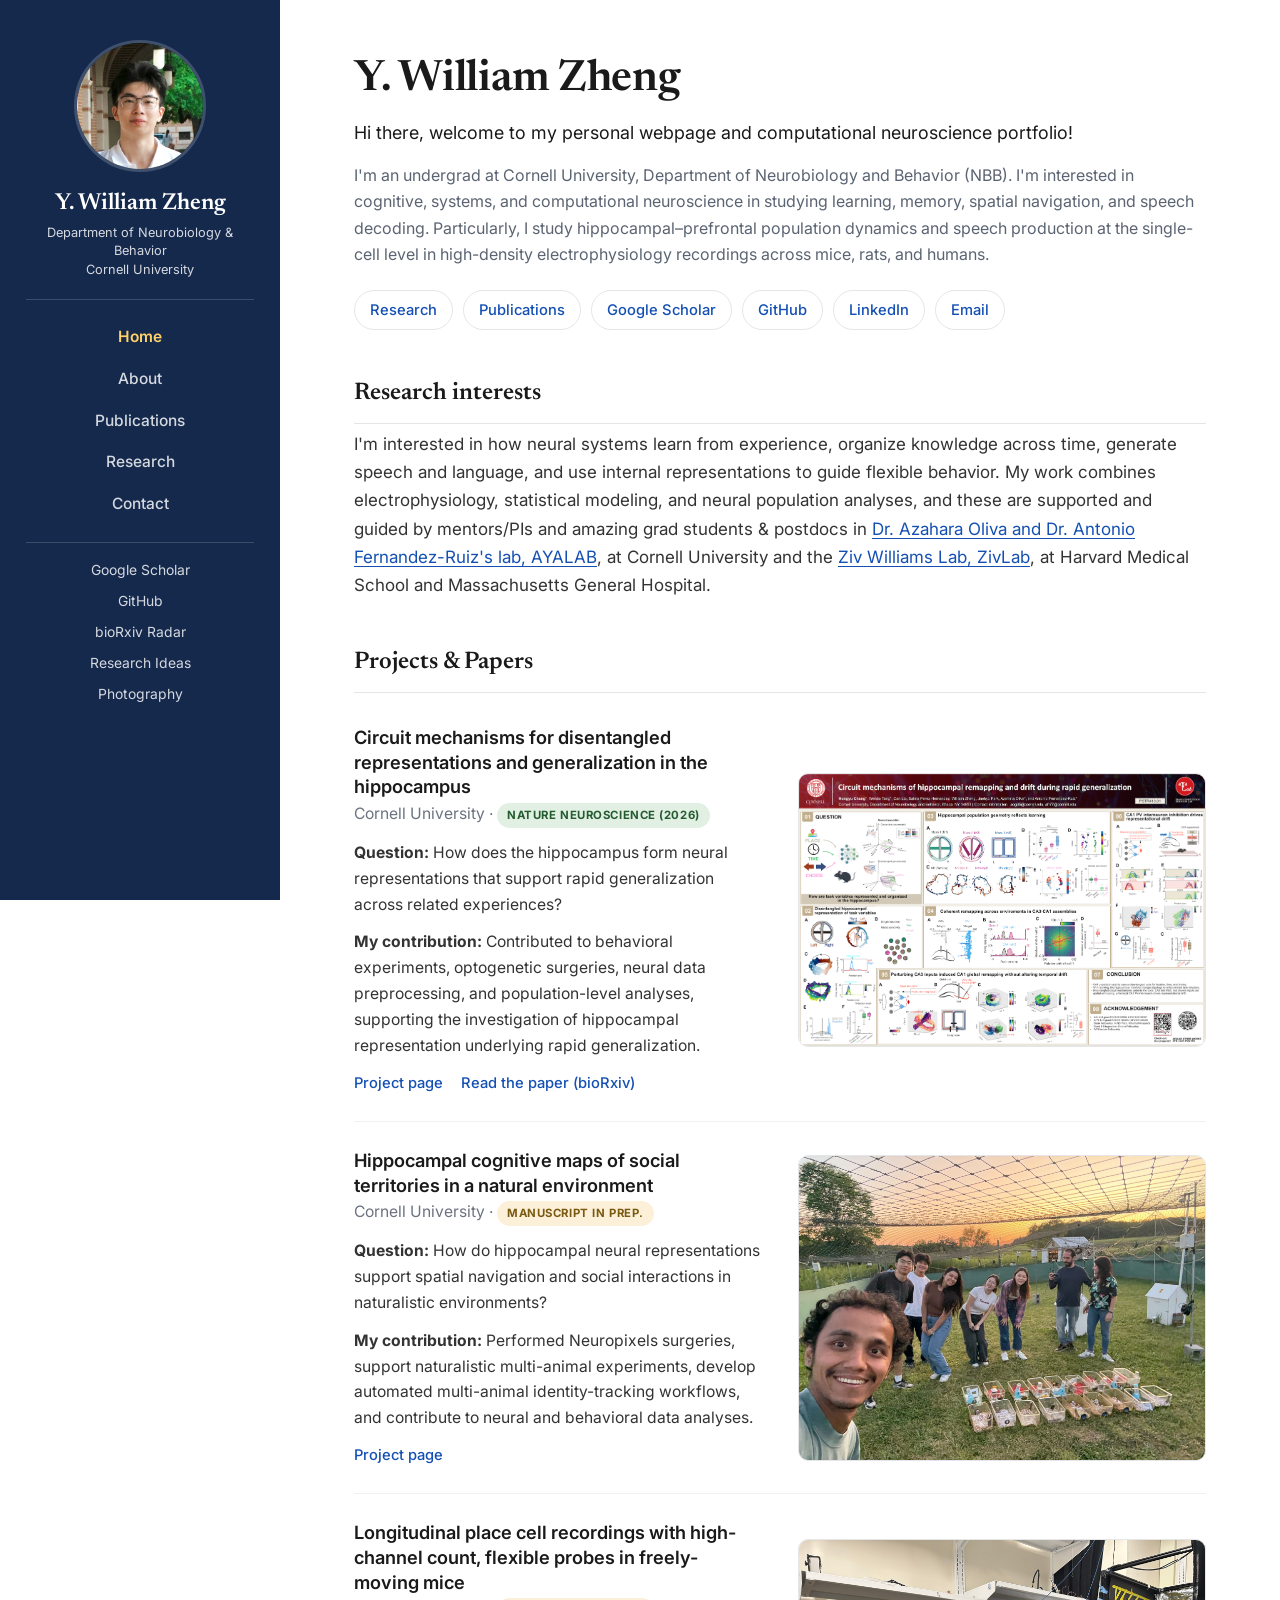
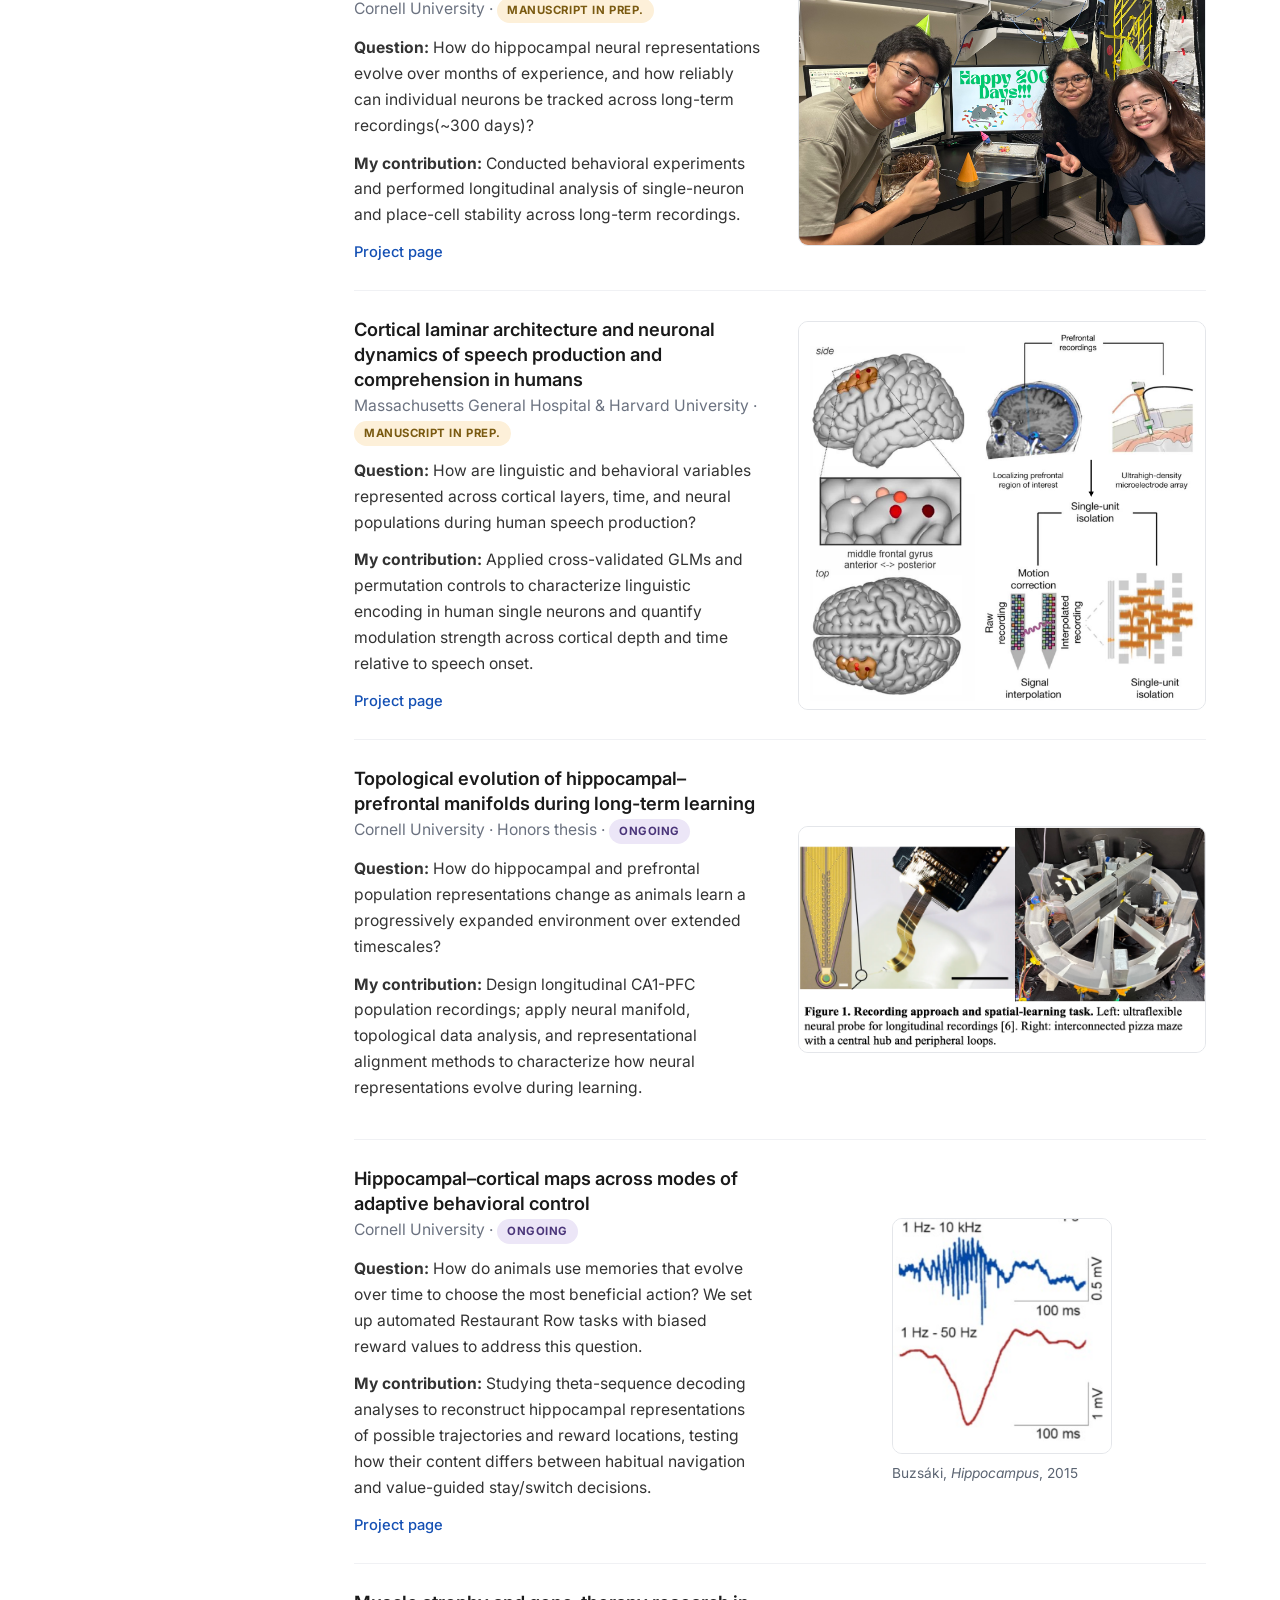
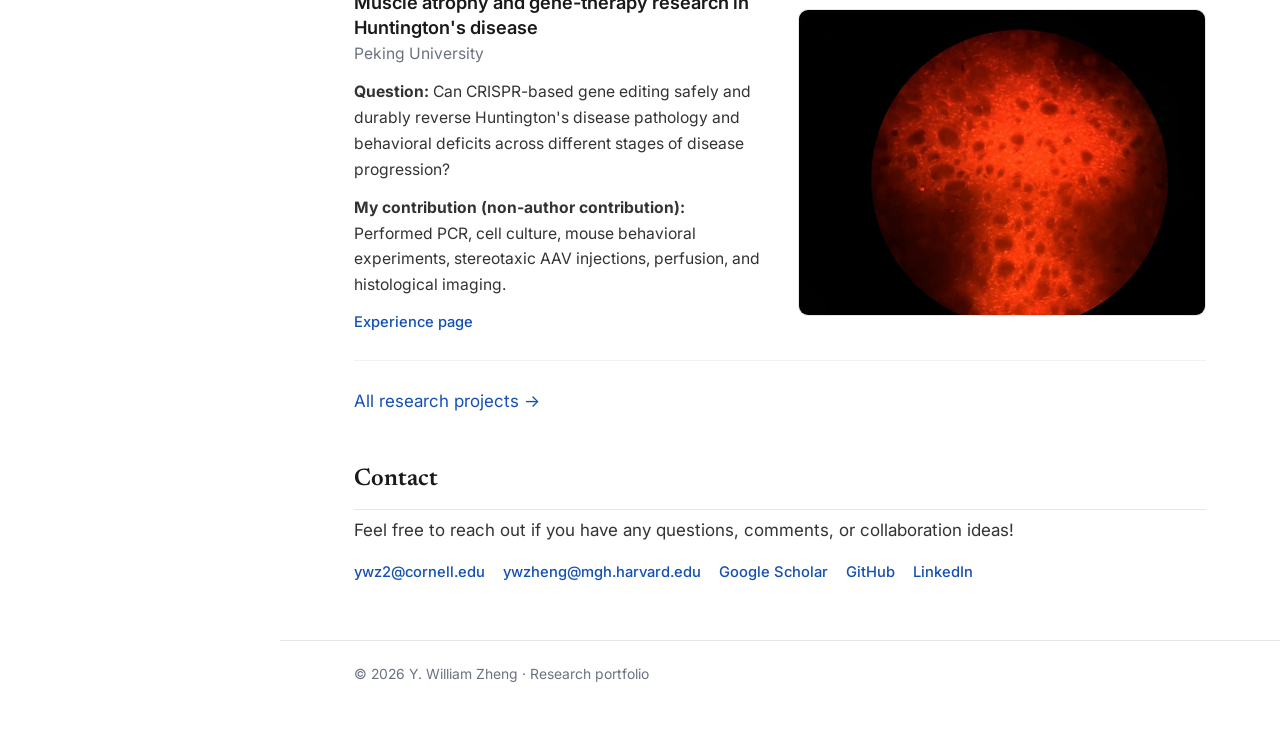
<file: index.html>
<!DOCTYPE html>
<html lang="en">
<head>
    <meta charset="UTF-8">
    <meta name="viewport" content="width=device-width, initial-scale=1.0">
    <title>Y. William Zheng | Computational Neuroscience Research</title>
    <meta name="description" content="Research portfolio of Y. William Zheng, a Cornell undergraduate studying neural population dynamics, memory, navigation, speech, and language using electrophysiology and computational modeling.">
    <meta name="author" content="Y. William Zheng">
    <link rel="canonical" href="https://williamyixiangzheng.github.io/WYZ-Neuro-Portfolio/">
    <meta name="google-site-verification" content="AmFQ4_zgq5oTHg2fsZ6iu706X5V8SaNSujePsSS-taU" />
    <meta property="og:title" content="Y. William Zheng | Computational Neuroscience Research">
    <meta property="og:description" content="Research portfolio of Y. William Zheng, a Cornell undergraduate studying neural population dynamics, memory, navigation, speech, and language using electrophysiology and computational modeling.">
    <meta property="og:url" content="https://williamyixiangzheng.github.io/WYZ-Neuro-Portfolio/">
    <meta property="og:type" content="website">
    <link rel="preconnect" href="https://fonts.googleapis.com">
    <link rel="preconnect" href="https://fonts.gstatic.com" crossorigin>
    <link href="https://fonts.googleapis.com/css2?family=Inter:wght@400;500;600;700&family=Newsreader:opsz,wght@6..72,400;6..72,500;6..72,600;6..72,700&display=swap" rel="stylesheet">
    <link rel="stylesheet" href="assets/site.css">
</head>
<body>
    <a class="skip-link" href="#main">Skip to main content</a>

    <aside class="sidebar">
        <a href="index.html"><img class="avatar" src="picture/william_profile_pic.jpg" alt="Portrait of Y. William Zheng"></a>
        <p class="name">Y. William Zheng</p>
        <p class="tag">Department of Neurobiology &amp; Behavior<br>Cornell University</p>
        <nav aria-label="Main">
            <a href="index.html" aria-current="page">Home</a>
            <a href="about.html">About</a>
            <a href="publications.html">Publications</a>
            <a href="research.html">Research</a>
            <a href="index.html#contact">Contact</a>
        </nav>
        <div class="side-links">
            <a href="https://scholar.google.com/citations?user=ODMxjj0AAAAJ&amp;hl=en" target="_blank" rel="noreferrer">Google Scholar</a>
            <a href="https://github.com/williamyixiangzheng" target="_blank" rel="noreferrer">GitHub</a>
            <a href="https://github.com/williamyixiangzheng/biorxiv_radar" target="_blank" rel="noreferrer">bioRxiv Radar</a>
            <a href="writing.html">Research Ideas</a>
            <a href="photography.html">Photography</a>
        </div>
    </aside>

    <div class="content">
    <header class="hero">
        <div class="wrap">
            <h1>Y. William Zheng</h1>
            <p class="role">
                Hi there, welcome to my personal webpage and computational neuroscience portfolio!
            </p>
            <p class="affil">
                I'm an undergrad at Cornell University, Department of Neurobiology and Behavior (NBB). I'm interested in
                cognitive, systems, and computational neuroscience in studying learning, memory, spatial navigation, and speech decoding.
                Particularly, I study hippocampal&ndash;prefrontal population dynamics and speech production at the single-cell level in
                high-density electrophysiology recordings across mice, rats, and humans.
            </p>
            <div class="hero-links">
                <a href="research.html">Research</a>
                <a href="publications.html">Publications</a>
                    <a href="https://scholar.google.com/citations?user=ODMxjj0AAAAJ&amp;hl=en" target="_blank" rel="noreferrer">Google Scholar</a>
                <a href="https://github.com/williamyixiangzheng" target="_blank" rel="noreferrer">GitHub</a>
                <a href="https://www.linkedin.com/in/ywilliamzheng/" target="_blank" rel="noreferrer">LinkedIn</a>
                <a href="mailto:ywz2@cornell.edu">Email</a>
            </div>
        </div>
    </header>

    <main id="main">
        <section>
            <div class="wrap">
                <h2>Research interests</h2>
                <p>
                    I'm interested in how neural systems learn from experience, organize knowledge across
                    time, generate speech and language, and use internal representations to guide flexible
                    behavior. My work combines electrophysiology, statistical modeling, and neural population
                    analyses, and these are supported and guided by mentors/PIs and amazing grad students & postdocs
                    in <a class="underlined" href="https://braincomputation.org/" target="_blank" rel="noreferrer">Dr. Azahara Oliva and Dr. Antonio Fernandez-Ruiz's lab, AYALAB</a>, at Cornell University and
                    the <a class="underlined" href="https://zivwilliams.mgh.harvard.edu/" target="_blank" rel="noreferrer">Ziv Williams Lab, ZivLab</a>, at Harvard Medical School and Massachusetts General Hospital.
                </p>
            </div>
        </section>

        <section>
            <div class="wrap">
                <h2>Projects & Papers</h2>

                <div class="featured">
                    <article class="card card--figure">
                        <div class="card-text">
                            <div class="card-head">
                                <h3><a href="Project_Drift.html">Circuit mechanisms for disentangled representations and generalization in the hippocampus</a></h3>
                            </div>
                            <p class="card-meta">Cornell University &middot; <span class="pill pill--published">Nature Neuroscience (2026)</span></p>
                            <p>
                                <strong>Question:</strong> How does the hippocampus form neural representations that support rapid generalization across related experiences?
                            </p>
                            <p><strong>My contribution:</strong> Contributed to behavioral experiments, optogenetic surgeries, neural data preprocessing,
                            and population-level analyses, supporting the investigation of hippocampal representation underlying rapid generalization.</p>
                            <div class="row-links">
                                <a href="Project_Drift.html">Project page</a>
                                <a href="https://www.biorxiv.org/content/10.1101/2025.03.15.643456v1" target="_blank" rel="noreferrer">Read the paper (bioRxiv)</a>
                            </div>
                        </div>
                        <figure class="card-figure">
                            <img src="picture/sfn_2025_drift.png" alt="Poster presented at the 2025 Society for Neuroscience meeting, showing analyses of hippocampal population coding" loading="lazy">
                        </figure>
                    </article>

                    <article class="card card--figure">
                        <div class="card-text">
                            <div class="card-head">
                                <h3><a href="Project_Fieldwork.html">Hippocampal cognitive maps of social territories in a natural environment</a></h3>
                            </div>
                            <p class="card-meta">Cornell University &middot; <span class="pill pill--prep">manuscript in prep.</span></p>
                            <p>
                                <strong>Question:</strong> How do hippocampal neural representations support spatial navigation and social interactions in naturalistic environments? 
                            </p>
                            <p><strong>My contribution:</strong> Performed Neuropixels surgeries, support naturalistic multi-animal experiments, 
                            develop automated multi-animal identity-tracking workflows, and contribute to neural and behavioral data analyses.</p>
                            <div class="row-links"><a href="Project_Fieldwork.html">Project page</a></div>
                        </div>
                        <figure class="card-figure">
                            <img src="picture/field_pic.jpg" alt="The research team in the outdoor field enclosure used for naturalistic multi-animal experiments" loading="lazy">
                        </figure>
                    </article>

                    <article class="card card--figure">
                        <div class="card-text">
                            <div class="card-head">
                                <h3><a href="Project_Fabrication.html">Longitudinal place cell recordings with high-channel count, flexible probes in freely-moving mice</a></h3>
                            </div>
                            <p class="card-meta">Cornell University &middot; <span class="pill pill--prep">manuscript in prep.</span></p>
                            <p>
                                <strong>Question:</strong> How do hippocampal neural representations evolve over months of experience, and how reliably can individual
                                neurons be tracked across long-term recordings(~300 days)?
                            </p>
                            <p><strong>My contribution:</strong> Conducted behavioral experiments and performed longitudinal analysis of single-neuron
                            and place-cell stability across long-term recordings.</p>
                            <div class="row-links"><a href="Project_Fabrication.html">Project page</a></div>
                        </div>
                        <figure class="card-figure">
                            <img src="picture/200days.jpg" alt="Lab members celebrating 200 days of continuous neural recording from one animal" loading="lazy">
                        </figure>
                    </article>

                    <article class="card card--figure">
                        <div class="card-text">
                            <div class="card-head">
                                <h3><a href="Project_Speech.html">Cortical laminar architecture and neuronal dynamics of speech production and comprehension in humans</a></h3>
                            </div>
                            <p class="card-meta">Massachusetts General Hospital &amp; Harvard University &middot; <span class="pill pill--prep">manuscript in prep.</span></p>
                            <p>
                                <strong>Question:</strong> How are linguistic and behavioral variables represented across cortical layers, time, 
                                and neural populations during human speech production?
                            </p>
                            <p><strong>My contribution:</strong> Applied cross-validated GLMs and permutation controls to characterize
                            linguistic encoding in human single neurons and quantify modulation strength across cortical depth and
                            time relative to speech onset.</p>
                            <div class="row-links"><a href="Project_Speech.html">Project page</a></div>
                        </div>
                        <figure class="card-figure">
                            <img src="picture/SC_GLMs_abstract_pic.png" alt="Recording approach: microelectrode sites in the posterior middle frontal gyrus shown on side and top brain views, MRI localization of the prefrontal region of interest, an ultrahigh-density microelectrode array, and the motion-correction and single-unit isolation pipeline" loading="lazy">
                        </figure>
                    </article>

                    <article class="card card--figure">
                        <div class="card-text">
                            <div class="card-head">
                                <h3>Topological evolution of hippocampal&ndash;prefrontal manifolds during long-term learning</h3>
                            </div>
                            <p class="card-meta">Cornell University &middot; Honors thesis &middot; <span class="pill pill--ongoing">ongoing</span></p>
                            <p>
                                <strong>Question:</strong> How do hippocampal and prefrontal population representations change as animals
                                learn a progressively expanded environment over extended timescales?
                            </p>
                            <p><strong>My contribution:</strong> Design longitudinal CA1-PFC population recordings; 
                                apply neural manifold, topological data analysis, and representational alignment methods
                                to characterize how neural representations evolve during learning.</p>
                        </div>
                        <figure class="card-figure">
                            <img src="picture/honor_pic.png" alt="Recording approach and spatial-learning task: an ultraflexible neural probe for longitudinal recordings (left) and an interconnected pizza maze with a central hub and peripheral loops (right)" loading="lazy">
                        </figure>
                    </article>

                    <article class="card card--figure">
                        <div class="card-text">
                            <div class="card-head">
                                <h3><a href="Project_CogControl.html">Hippocampal&ndash;cortical maps across modes of adaptive behavioral control</a></h3>
                            </div>
                            <p class="card-meta">Cornell University &middot; <span class="pill pill--ongoing">ongoing</span></p>
                            <p>
                                <strong>Question:</strong> How do animals use memories that evolve over time to choose the most beneficial action?
                                We set up automated Restaurant Row tasks with biased reward values to address this question.
                            </p>
                            <p><strong>My contribution:</strong> Studying theta-sequence decoding analyses to reconstruct hippocampal representations
                            of possible trajectories and reward locations, testing how their content differs between habitual navigation
                            and value-guided stay/switch decisions.</p>
                            <div class="row-links"><a href="Project_CogControl.html">Project page</a></div>
                        </div>
                        <figure class="card-figure card-figure--small">
                            <img src="picture/ripple.png" alt="Hippocampal sharp wave-ripple: wideband trace (1 Hz to 10 kHz) showing a fast ripple oscillation above the low-pass trace (1 to 50 Hz) showing the accompanying sharp wave" loading="lazy">
                            <figcaption>Buzs&aacute;ki, <em>Hippocampus</em>, 2015</figcaption>
                        </figure>
                    </article>

                    <article class="card card--figure">
                        <div class="card-text">
                            <div class="card-head">
                                <h3><a href="Research_In_Peking_University.html">Muscle atrophy and gene-therapy research in Huntington's disease</a></h3>
                            </div>
                            <p class="card-meta">Peking University</p>
                            <p>
                                <strong>Question:</strong> Can CRISPR-based gene editing safely and durably reverse Huntington's disease pathology and behavioral
                                deficits across different stages of disease progression?
                            </p>
                            <p><strong>My contribution (non-author contribution):</strong> Performed PCR, cell culture, mouse behavioral experiments, 
                            stereotaxic AAV injections, perfusion, and histological imaging.</p>
                            <div class="row-links"><a href="Research_In_Peking_University.html">Experience page</a></div>
                        </div>
                        <figure class="card-figure">
                            <img src="picture/pek_striatum.JPG" alt="Fluorescence image of a mouse brain section showing labelling in the striatum" loading="lazy">
                        </figure>
                    </article>
                </div>

                <p style="margin-top:26px;"><a href="research.html">All research projects &rarr;</a></p>
            </div>
        </section>

        <section id="contact">
            <div class="wrap">
                <h2>Contact</h2>
                <p>
                    Feel free to reach out if you have any questions, comments, or collaboration ideas!
                </p>
                <div class="row-links">
                    <a href="mailto:ywz2@cornell.edu">ywz2@cornell.edu</a>
                    <a href="mailto:ywzheng@mgh.harvard.edu">ywzheng@mgh.harvard.edu</a>
                    <a href="https://scholar.google.com/citations?user=ODMxjj0AAAAJ&amp;hl=en" target="_blank" rel="noreferrer">Google Scholar</a>
                    <a href="https://github.com/williamyixiangzheng" target="_blank" rel="noreferrer">GitHub</a>
                    <a href="https://www.linkedin.com/in/ywilliamzheng/" target="_blank" rel="noreferrer">LinkedIn</a>
                </div>
            </div>
        </section>
    </main>

    <footer>
        <div class="wrap">
            &copy; 2026 Y. William Zheng &middot; Research portfolio
        </div>
    </footer>
    </div>
</body>
</html>
</file>
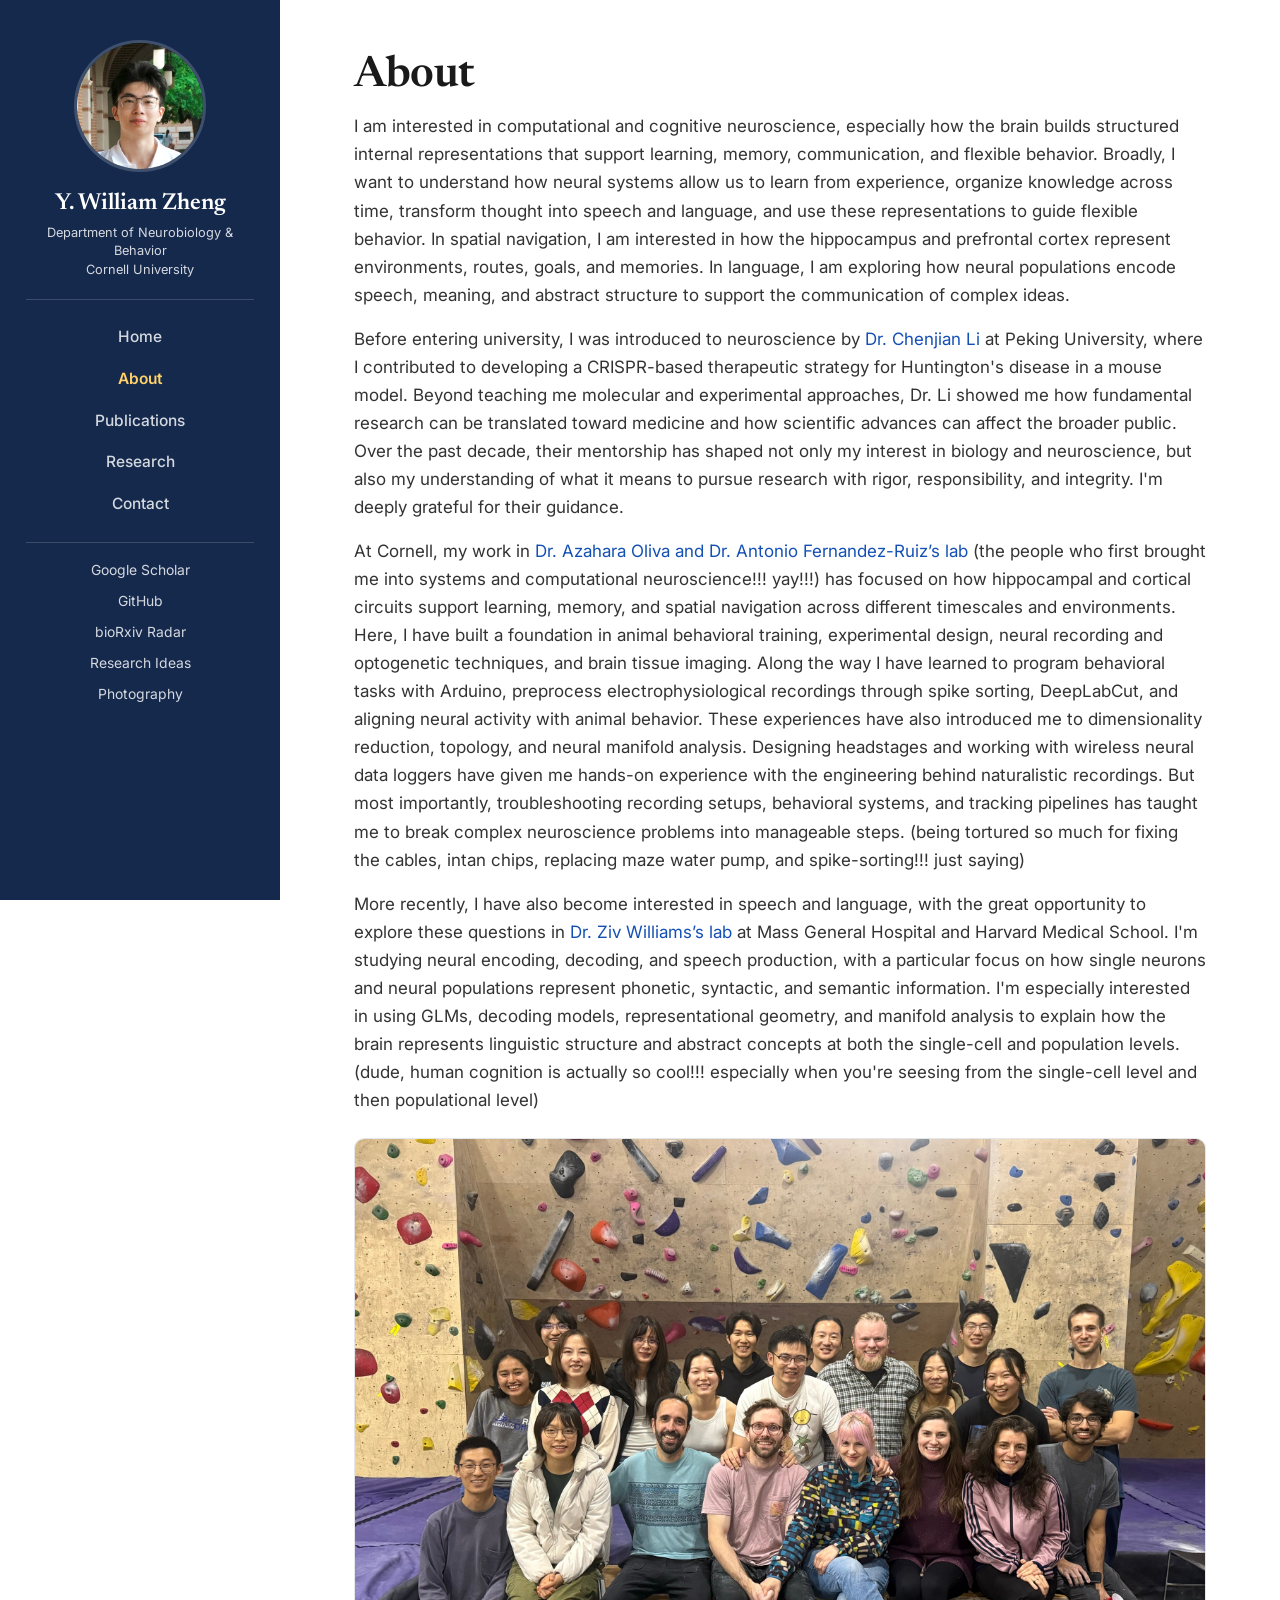
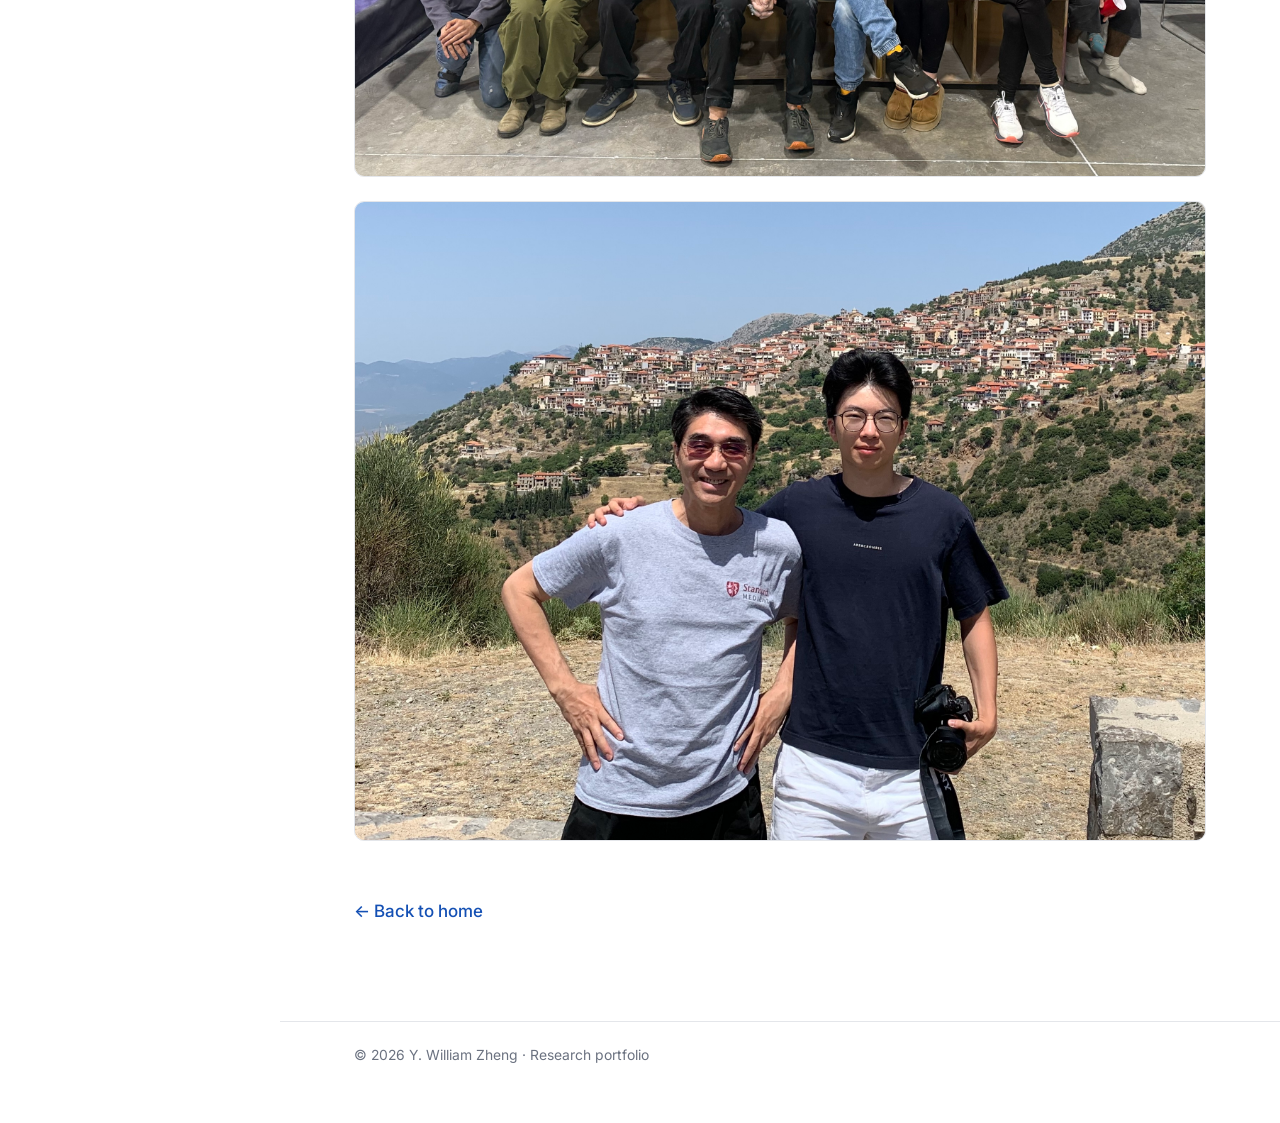
<file: about.html>
<!DOCTYPE html>
<html lang="en">
<head>
    <meta charset="UTF-8">
    <meta name="viewport" content="width=device-width, initial-scale=1.0">
    <title>About | Y. William Zheng</title>
    <meta name="description" content="Research interests of Y. William Zheng in computational and cognitive neuroscience: hippocampal and prefrontal representations for navigation and memory, and neural encoding of speech and language.">
    <meta name="author" content="Y. William Zheng">
    <link rel="canonical" href="https://williamyixiangzheng.github.io/WYZ-Neuro-Portfolio/about.html">
    <meta property="og:title" content="About | Y. William Zheng">
    <meta property="og:description" content="Research interests of Y. William Zheng in computational and cognitive neuroscience: hippocampal and prefrontal representations for navigation and memory, and neural encoding of speech and language.">
    <meta property="og:url" content="https://williamyixiangzheng.github.io/WYZ-Neuro-Portfolio/about.html">
    <meta property="og:type" content="website">
    <link rel="preconnect" href="https://fonts.googleapis.com">
    <link rel="preconnect" href="https://fonts.gstatic.com" crossorigin>
    <link href="https://fonts.googleapis.com/css2?family=Inter:wght@400;500;600;700&family=Newsreader:opsz,wght@6..72,400;6..72,500;6..72,600;6..72,700&display=swap" rel="stylesheet">
    <link rel="stylesheet" href="assets/site.css">
</head>
<body>
    <a class="skip-link" href="#main">Skip to main content</a>

    <aside class="sidebar">
        <a href="index.html"><img class="avatar" src="picture/william_profile_pic.jpg" alt="Portrait of Y. William Zheng"></a>
        <p class="name">Y. William Zheng</p>
        <p class="tag">Department of Neurobiology &amp; Behavior<br>Cornell University</p>
        <nav aria-label="Main">
            <a href="index.html">Home</a>
            <a href="about.html" aria-current="page">About</a>
            <a href="publications.html">Publications</a>
            <a href="research.html">Research</a>
            <a href="index.html#contact">Contact</a>
        </nav>
        <div class="side-links">
            <a href="https://scholar.google.com/citations?user=ODMxjj0AAAAJ&amp;hl=en" target="_blank" rel="noreferrer">Google Scholar</a>
            <a href="https://github.com/williamyixiangzheng" target="_blank" rel="noreferrer">GitHub</a>
            <a href="https://github.com/williamyixiangzheng/biorxiv_radar" target="_blank" rel="noreferrer">bioRxiv Radar</a>
            <a href="writing.html">Research Ideas</a>
            <a href="photography.html">Photography</a>
        </div>
    </aside>

    <div class="content">
        <main id="main" class="page">
            <div class="wrap prose">
                <h1>About</h1>

                <p>
                    I am interested in computational and cognitive neuroscience, especially how the brain
                    builds structured internal representations that support learning, memory, communication,
                    and flexible behavior. Broadly, I want to understand how neural systems allow us to learn
                    from experience, organize knowledge across time, transform thought into speech and
                    language, and use these representations to guide flexible behavior. In spatial navigation,
                    I am interested in how the hippocampus and prefrontal cortex represent environments,
                    routes, goals, and memories. In language, I am exploring how neural populations encode
                    speech, meaning, and abstract structure to support the communication of complex ideas.
                </p>

                <p>
                    Before entering university, I was introduced to neuroscience by <a href="https://web.bio.pku.edu.cn/UHPB/index.php?m=Index&a=teacher_cont&id=86&cid=20" target="_blank" rel="noopener noreferrer">Dr. Chenjian Li</a>
                    at Peking University, where I contributed to developing a CRISPR-based therapeutic strategy
                    for Huntington's disease in a mouse model. Beyond teaching me molecular and experimental approaches,
                    Dr. Li showed me how fundamental research can be translated toward medicine and how scientific advances 
                    can affect the broader public. Over the past decade, their mentorship has shaped not only my interest 
                    in biology and neuroscience, but also my understanding of what it means to pursue research with rigor,
                     responsibility, and integrity. I'm deeply grateful for their guidance.
                </p>

                <p>
                    At Cornell, my work in
                    <a href="https://braincomputation.org/people/" target="_blank" rel="noopener noreferrer">Dr. Azahara Oliva and Dr. Antonio Fernandez-Ruiz&rsquo;s lab</a>
                    (the people who first brought me into systems and computational neuroscience!!! yay!!!) has focused on
                    how hippocampal and cortical circuits support learning, memory, and spatial navigation
                    across different timescales and environments. Here, I have built a foundation in animal behavioral training,
                    experimental design, neural recording and optogenetic techniques, and brain tissue imaging. Along the way
                    I have learned to program behavioral tasks with Arduino, preprocess electrophysiological recordings through
                    spike sorting, DeepLabCut, and aligning neural activity with animal behavior. These experiences have also introduced
                    me to dimensionality reduction, topology, and neural manifold analysis. Designing headstages and working with wireless
                    neural data loggers have given me hands-on experience with the engineering behind naturalistic recordings. But most
                    importantly, troubleshooting recording setups, behavioral systems, and tracking pipelines has taught me to break
                    complex neuroscience problems into manageable steps. (being tortured so much for fixing the cables, intan chips, replacing
                    maze water pump, and spike-sorting!!! just saying)
                </p>

                <p>
                    More recently, I have also become interested in speech and language, with the great
                    opportunity to explore these questions in
                    <a href="https://zivwilliams.mgh.harvard.edu/" target="_blank" rel="noopener noreferrer">Dr. Ziv Williams&rsquo;s lab</a>
                    at Mass General Hospital and Harvard Medical School. I'm studying neural encoding, decoding, and speech
                    production, with a particular focus on how single neurons and neural populations represent
                    phonetic, syntactic, and semantic information. I'm especially interested in using GLMs,
                    decoding models, representational geometry, and manifold analysis to explain how the brain
                    represents linguistic structure and abstract concepts at both the single-cell and
                    population levels. (dude, human cognition is actually so cool!!! especially when you're seesing from the single-cell level
                    and then populational level)
                </p>

                <figure>
                    <img src="picture/lab_pic.jpg" alt="Group photo of lab members at a climbing gym" loading="lazy">
                </figure>

                <figure>
                    <img src="picture/cj_pic.jpg" alt="Y. William Zheng and a mentor standing in front of a hillside village" loading="lazy">
                </figure>

                <p><a class="back-link" href="index.html">&larr; Back to home</a></p>
            </div>
        </main>

        <footer>
            <div class="wrap">
                &copy; 2026 Y. William Zheng &middot; Research portfolio
            </div>
        </footer>
    </div>
</body>
</html>
</file>
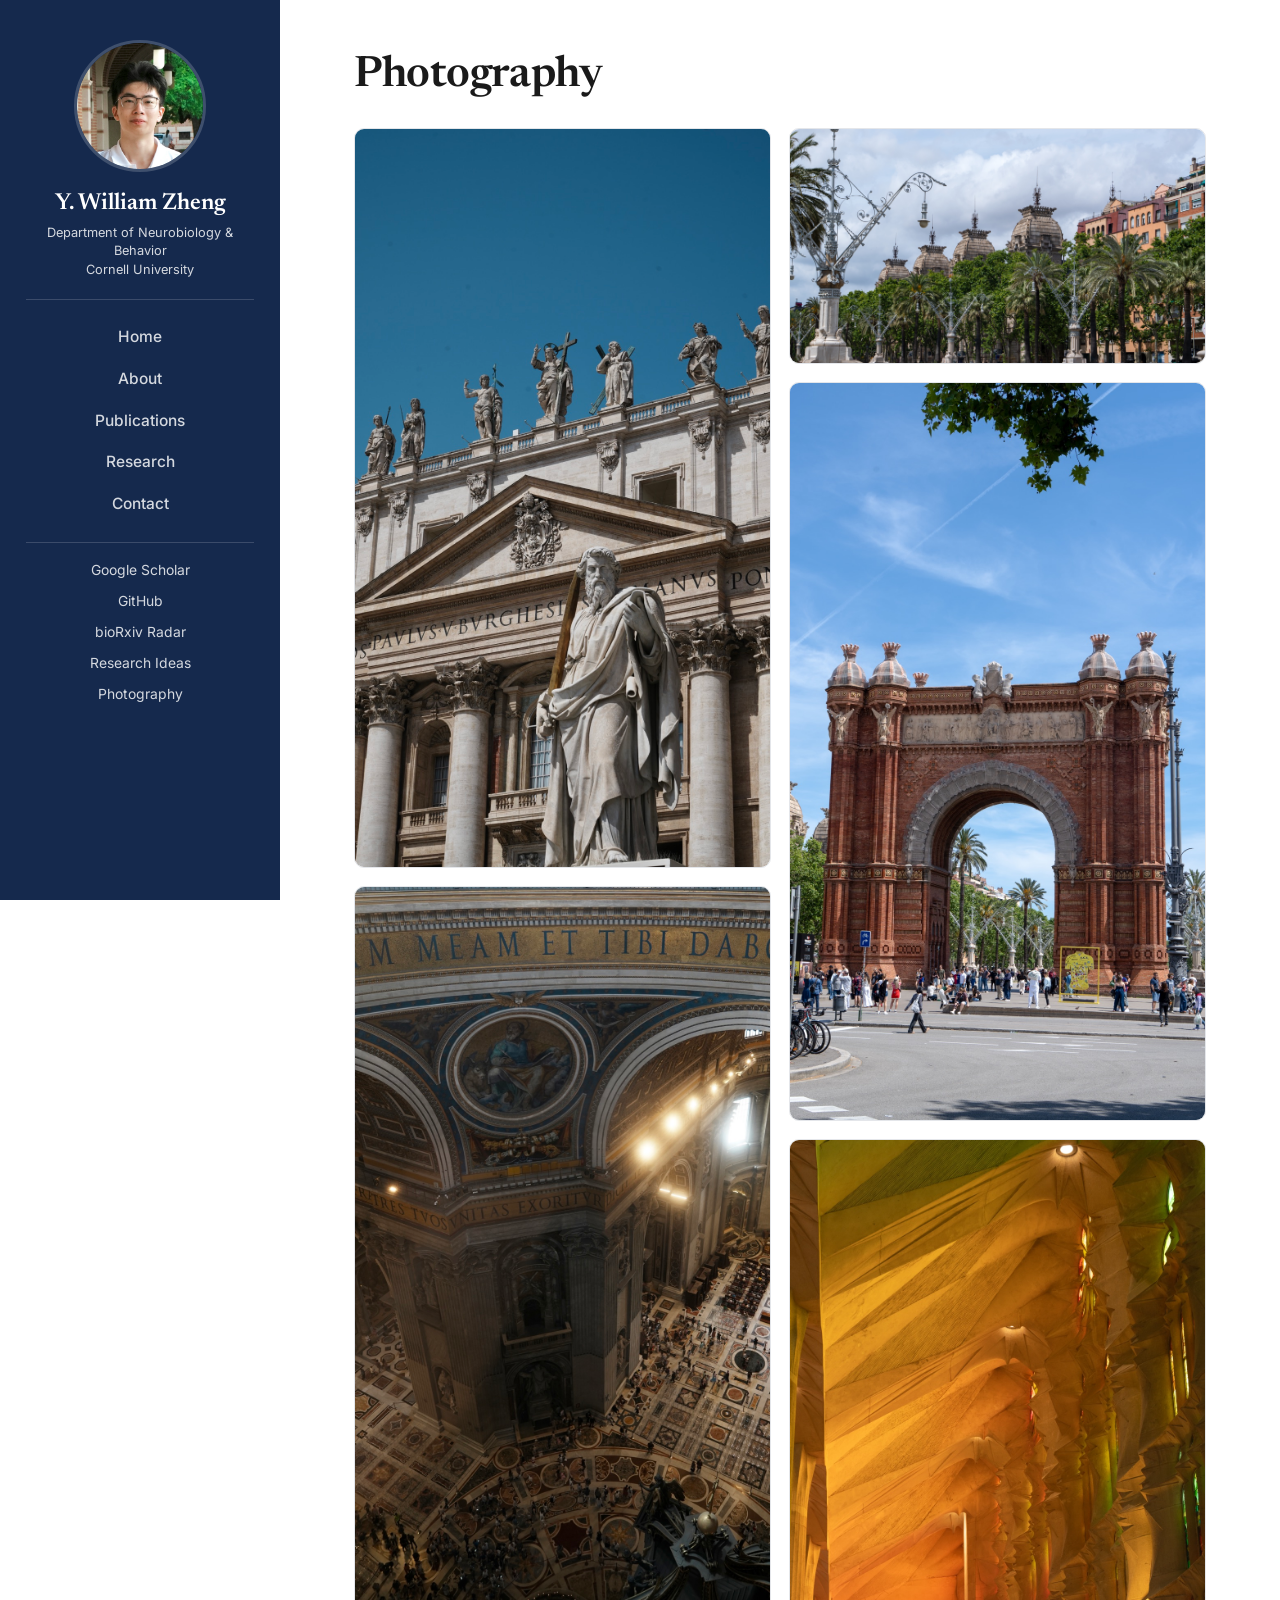
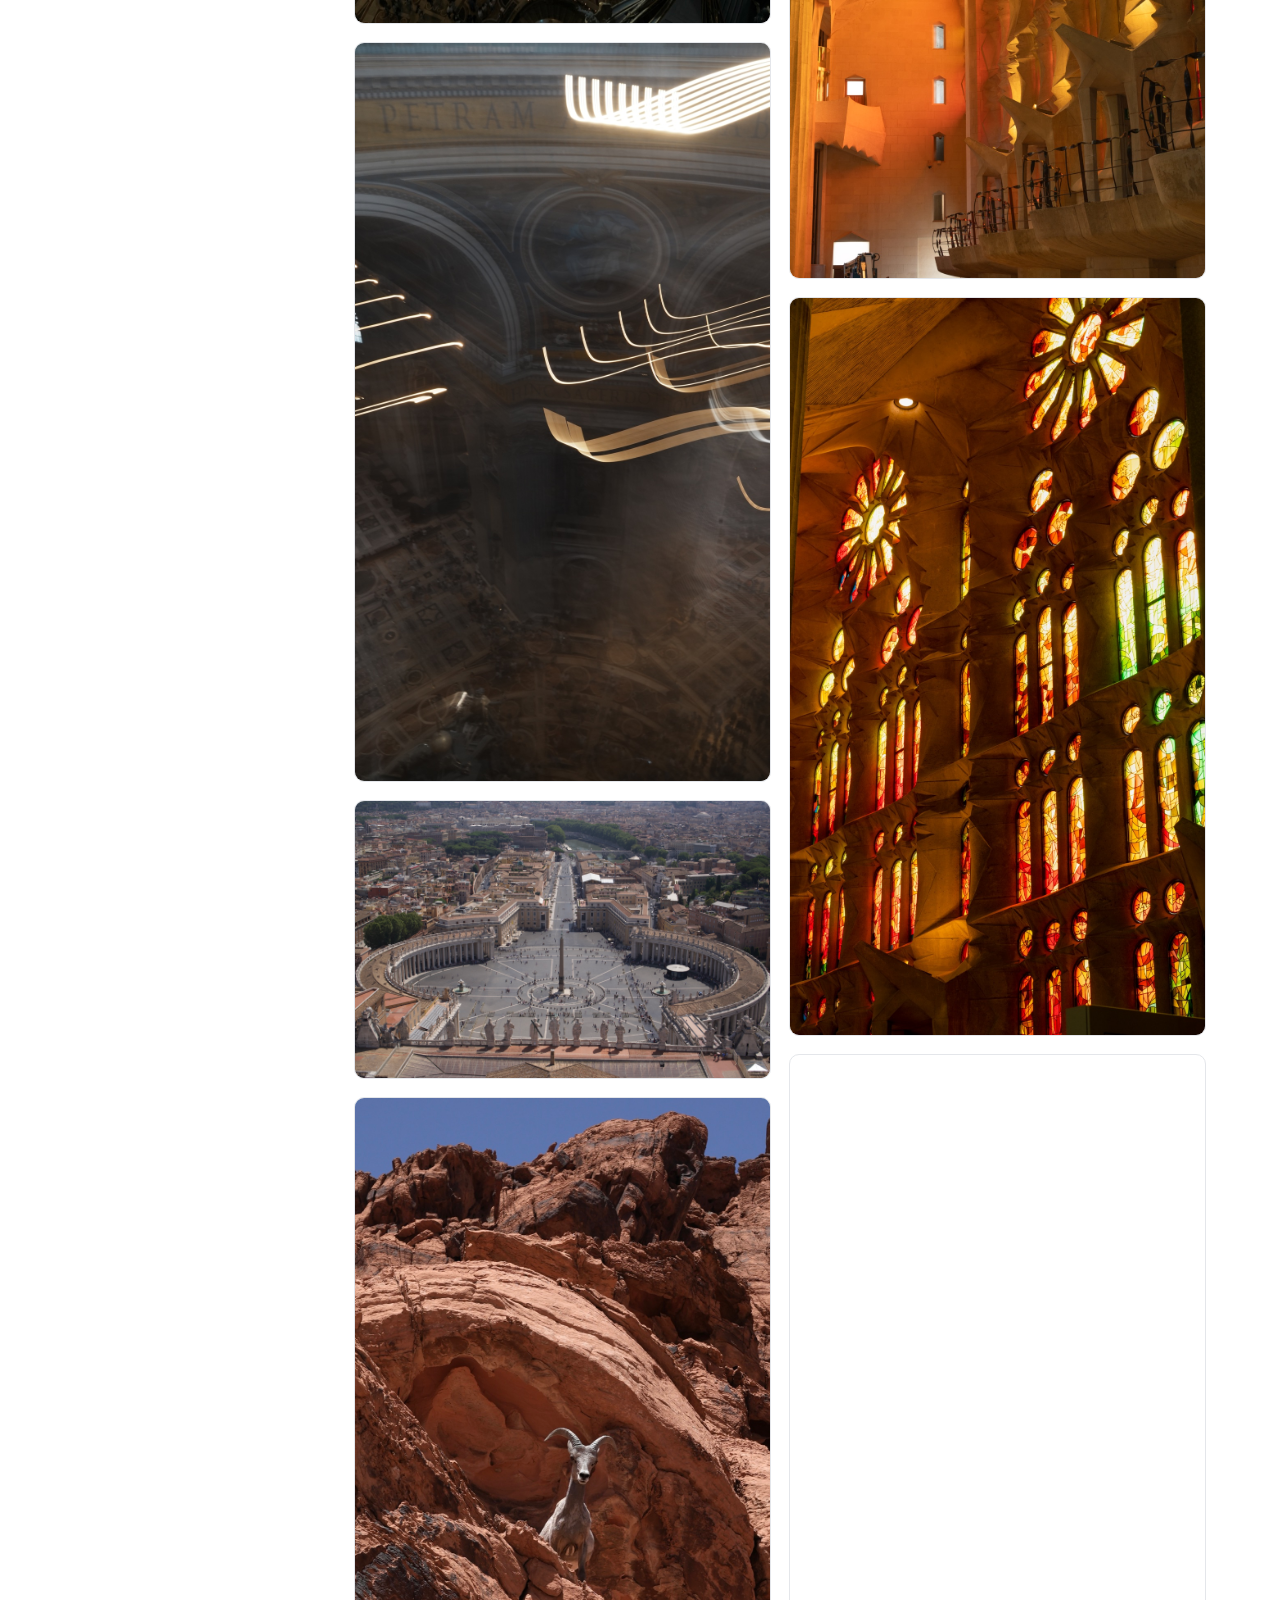
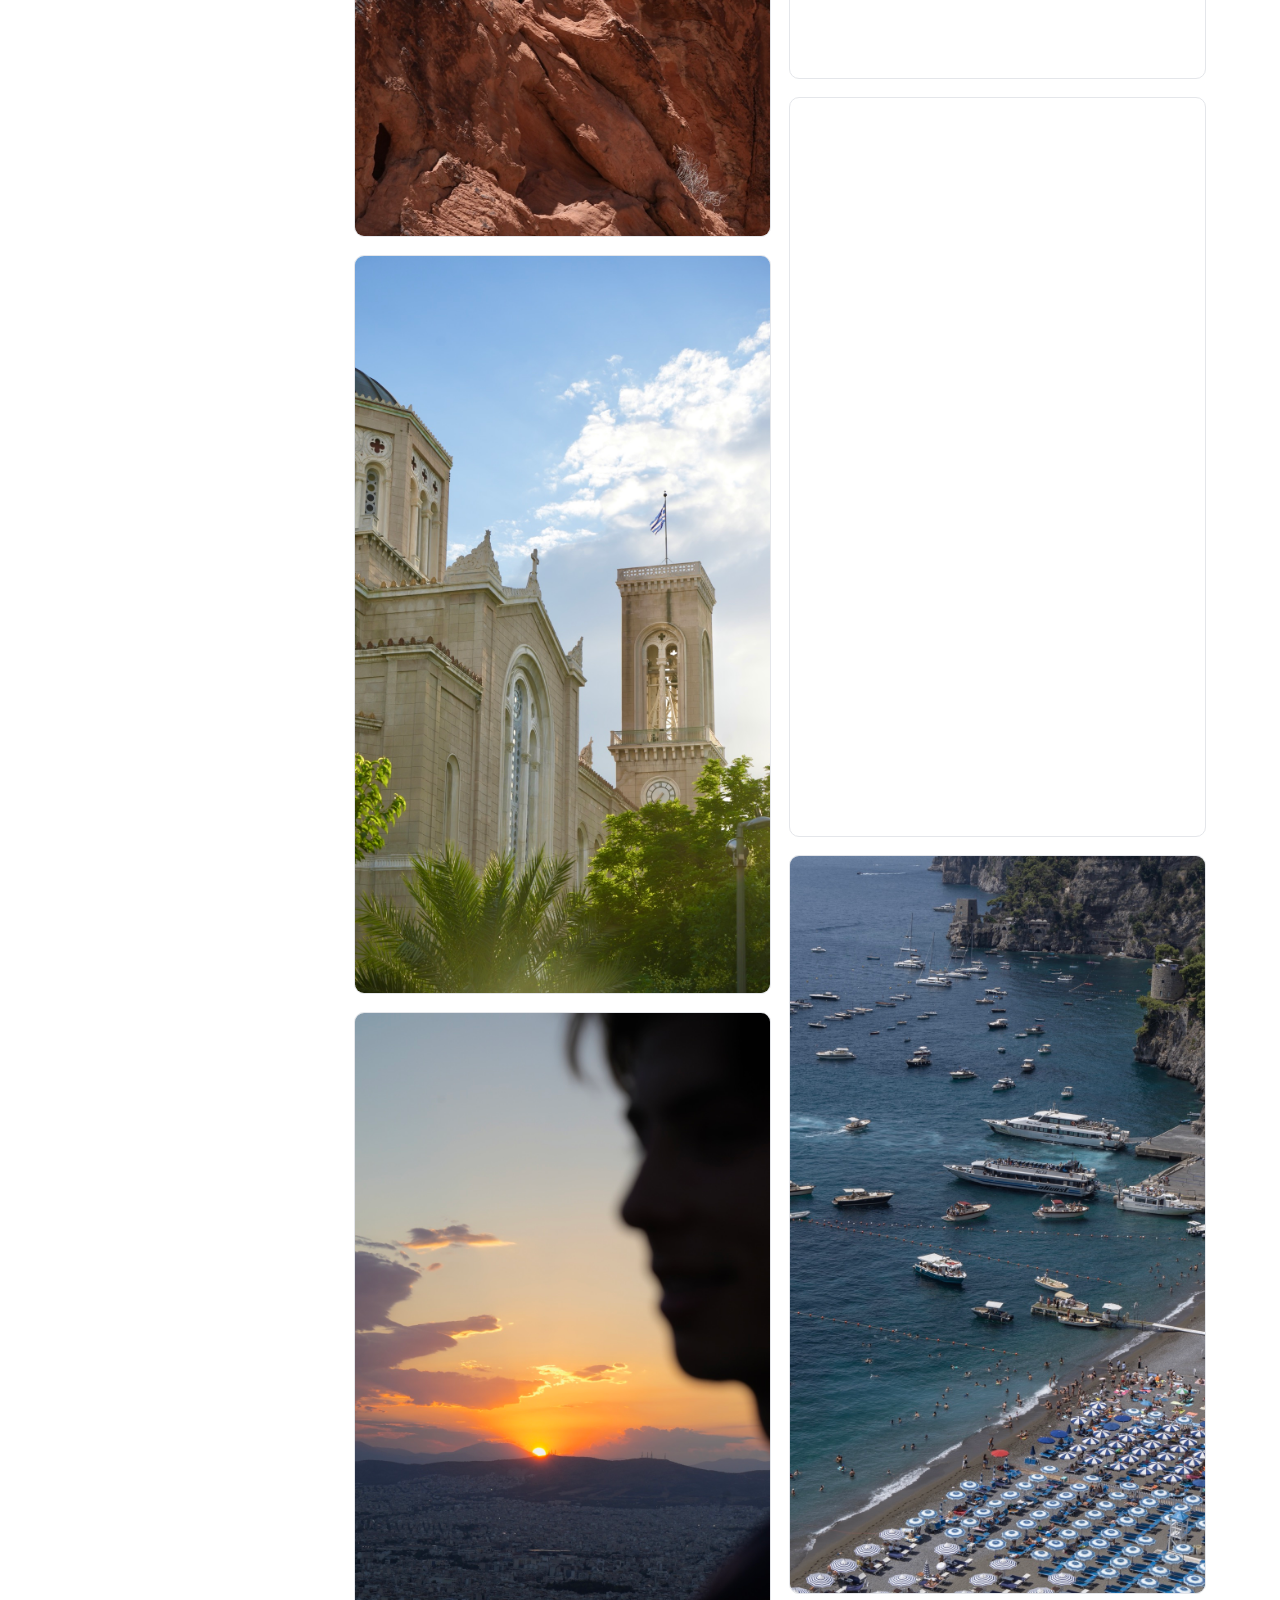
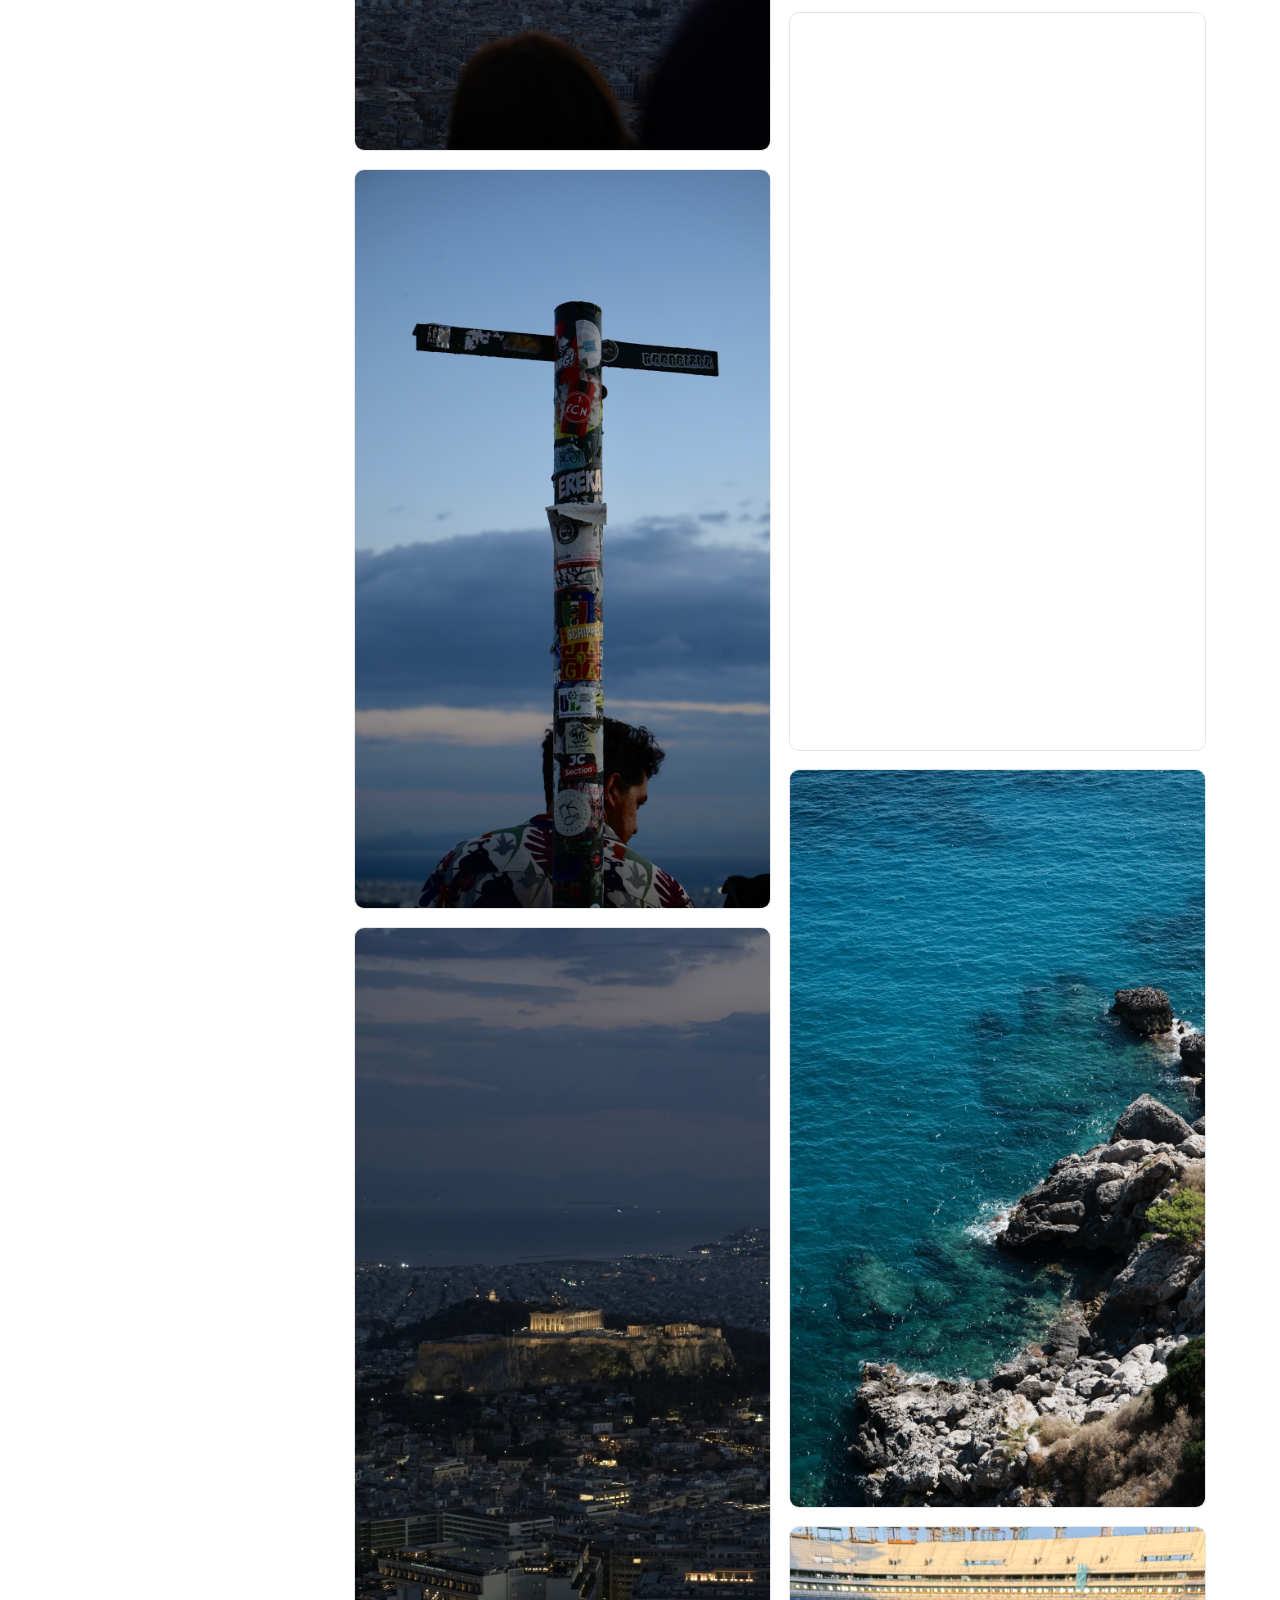
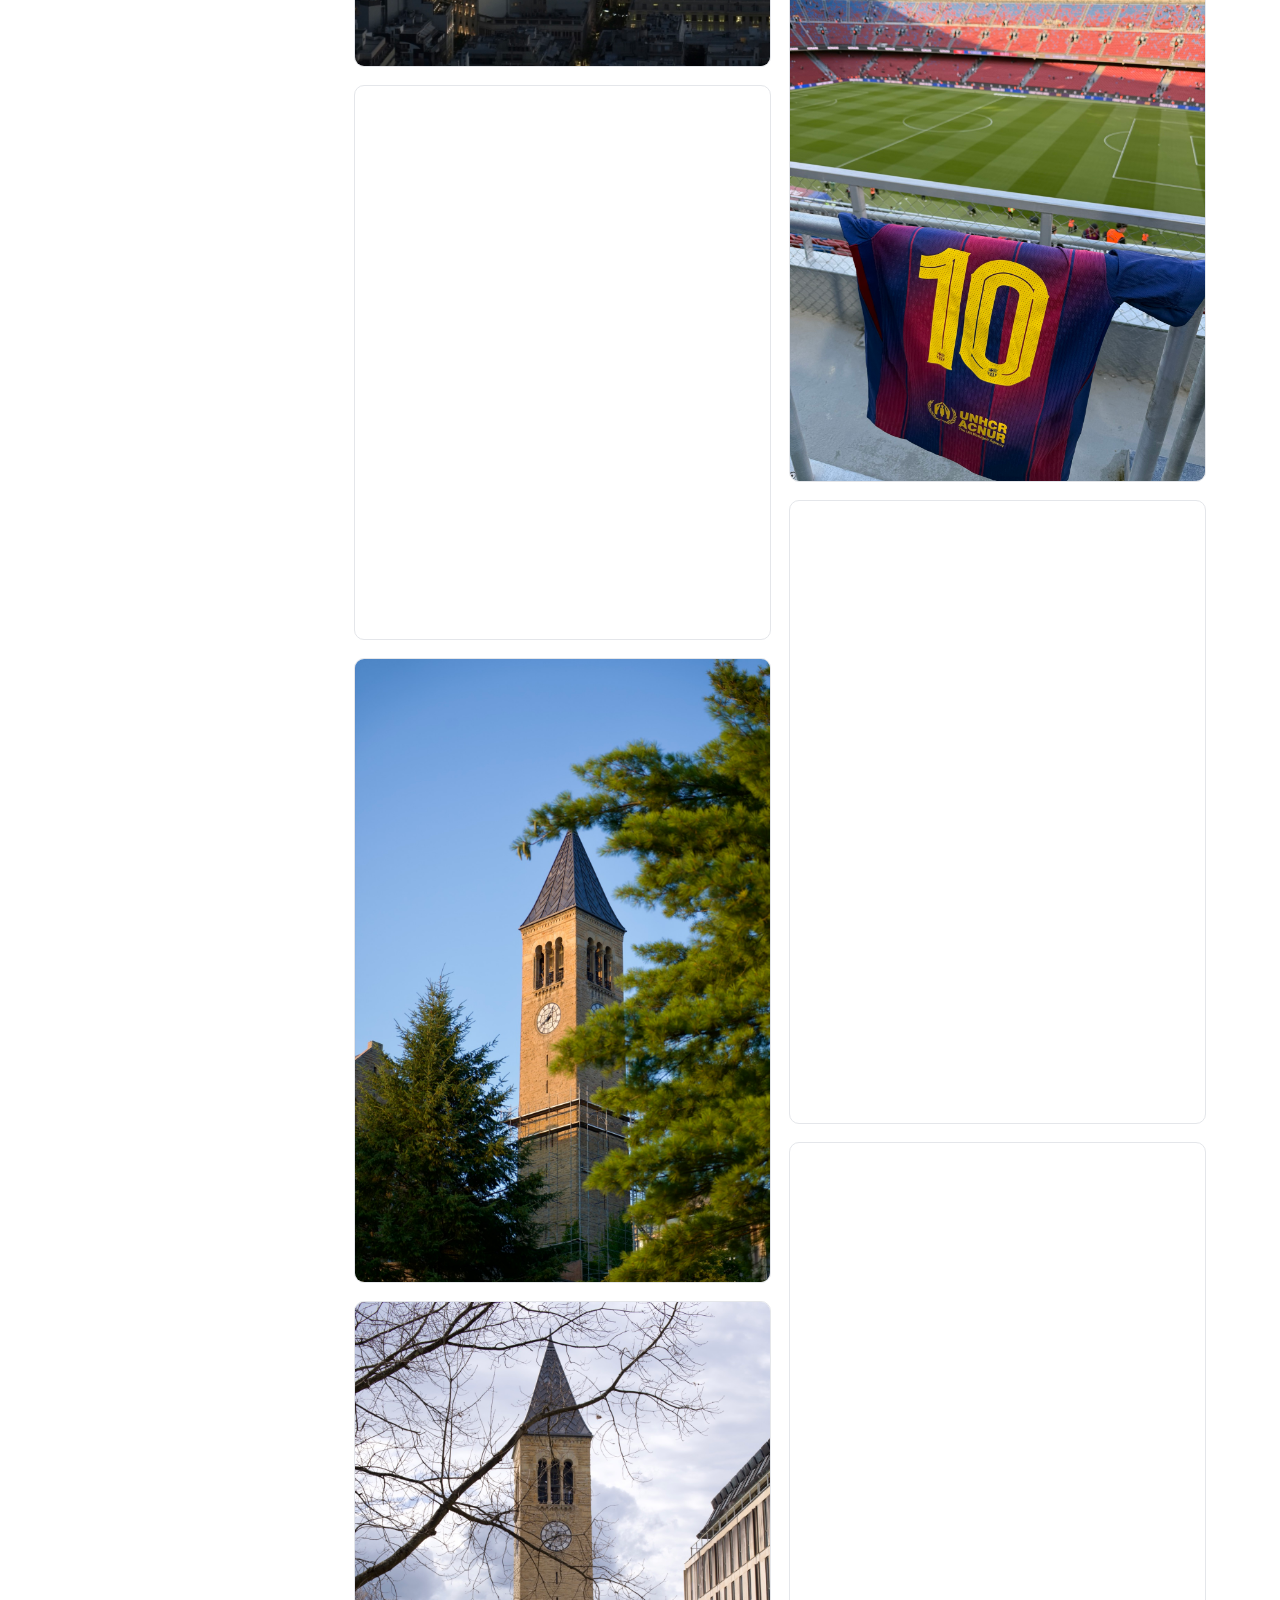
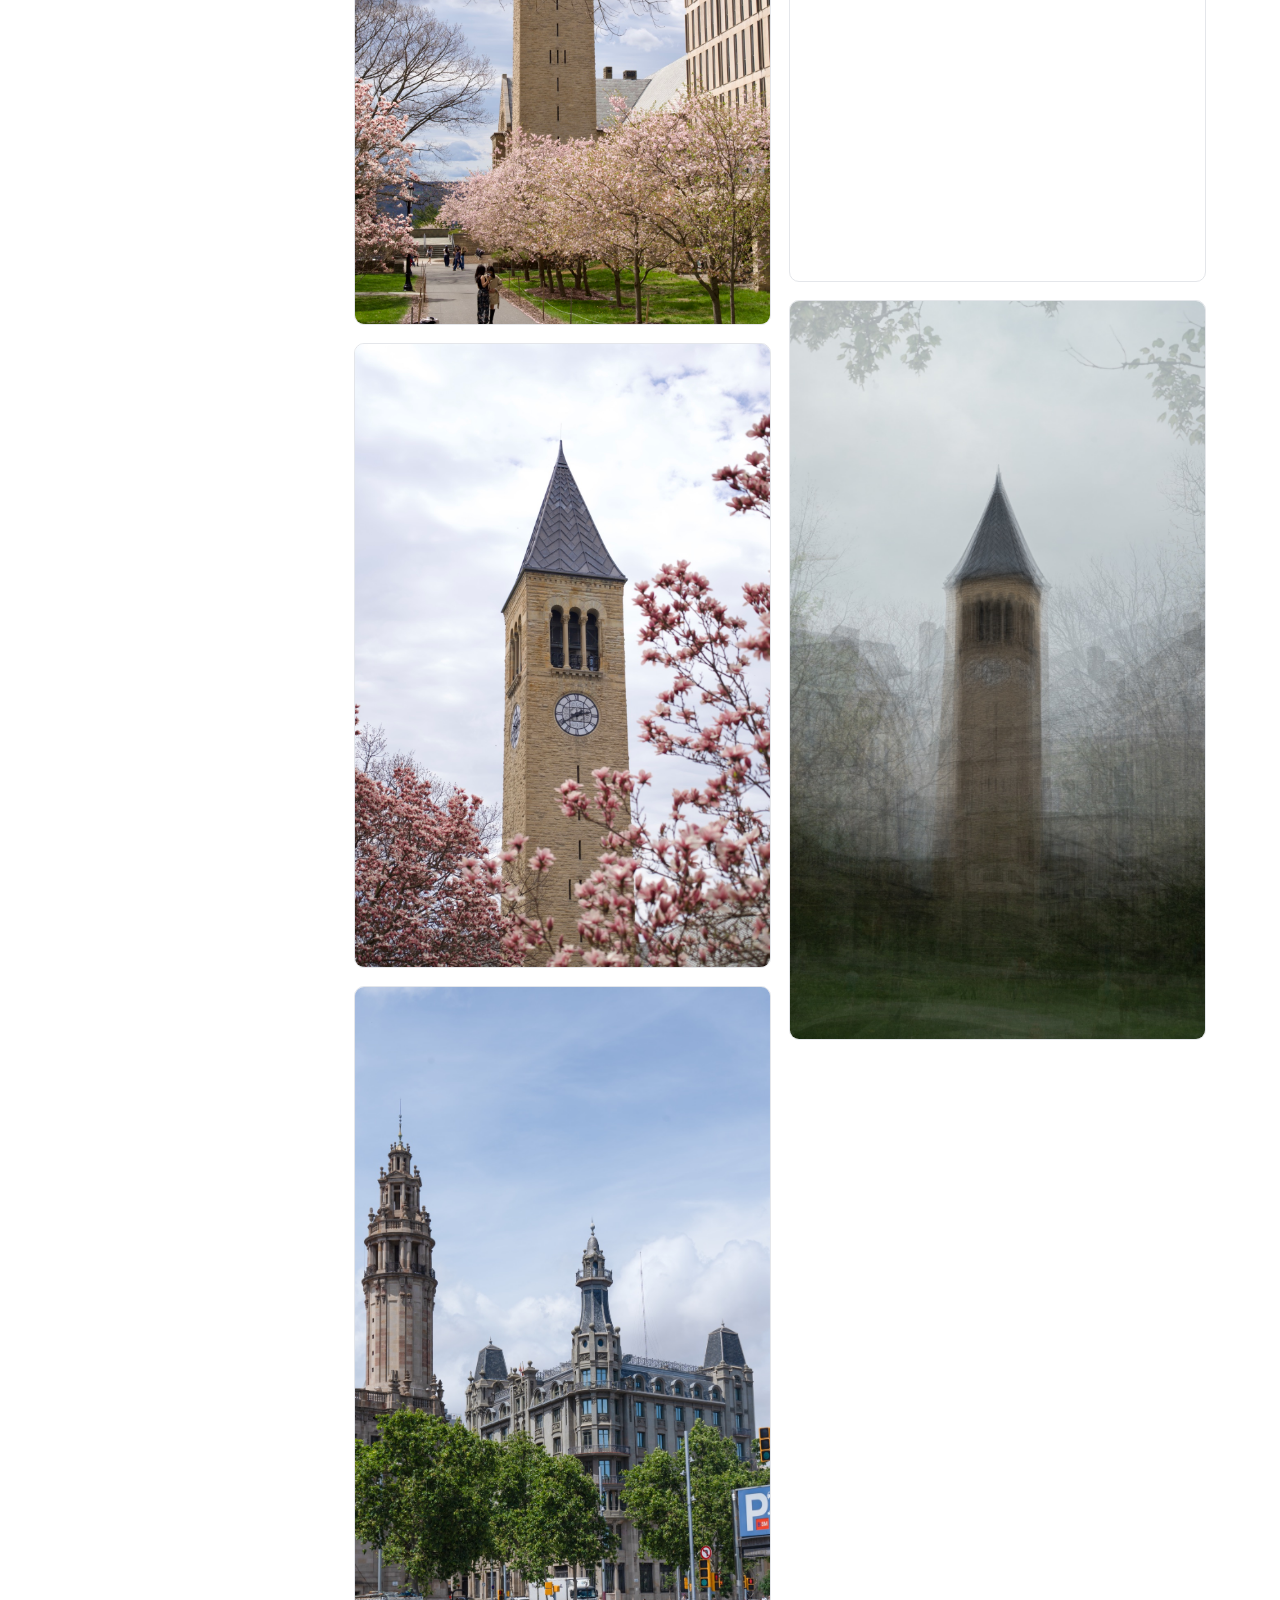
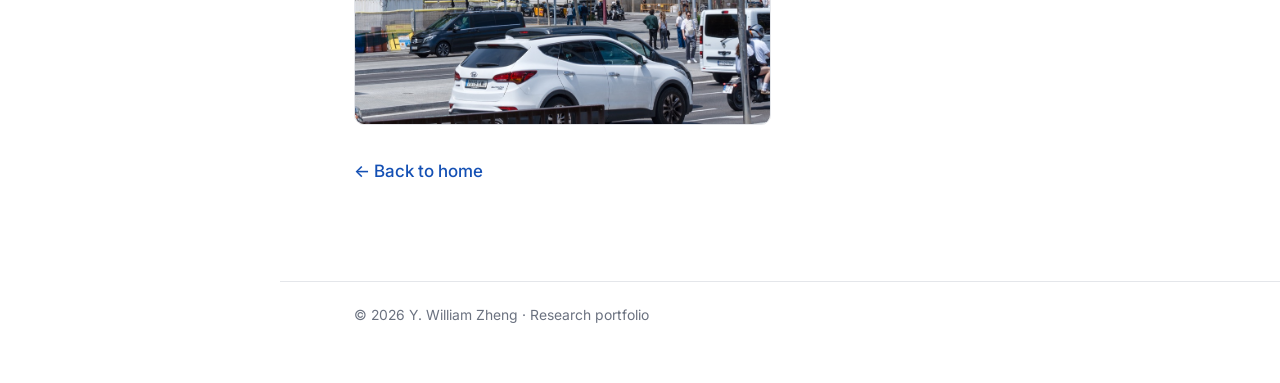
<file: photography.html>
<!DOCTYPE html>
<html lang="en">
<head>
    <meta charset="UTF-8">
    <meta name="viewport" content="width=device-width, initial-scale=1.0">
    <title>Photography | Y. William Zheng</title>
    <meta name="description" content="Photographs by Y. William Zheng.">
    <meta name="author" content="Y. William Zheng">
    <link rel="canonical" href="https://williamyixiangzheng.github.io/WYZ-Neuro-Portfolio/photography.html">
    <meta property="og:title" content="Photography | Y. William Zheng">
    <meta property="og:description" content="Photographs by Y. William Zheng.">
    <meta property="og:url" content="https://williamyixiangzheng.github.io/WYZ-Neuro-Portfolio/photography.html">
    <meta property="og:type" content="website">
    <link rel="preconnect" href="https://fonts.googleapis.com">
    <link rel="preconnect" href="https://fonts.gstatic.com" crossorigin>
    <link href="https://fonts.googleapis.com/css2?family=Inter:wght@400;500;600;700&family=Newsreader:opsz,wght@6..72,400;6..72,500;6..72,600;6..72,700&display=swap" rel="stylesheet">
    <link rel="stylesheet" href="assets/site.css">
</head>
<body>
    <a class="skip-link" href="#main">Skip to main content</a>

    <aside class="sidebar">
        <a href="index.html"><img class="avatar" src="picture/william_profile_pic.jpg" alt="Portrait of Y. William Zheng"></a>
        <p class="name">Y. William Zheng</p>
        <p class="tag">Department of Neurobiology &amp; Behavior<br>Cornell University</p>
        <nav aria-label="Main">
            <a href="index.html">Home</a>
            <a href="about.html">About</a>
            <a href="publications.html">Publications</a>
            <a href="research.html">Research</a>
            <a href="index.html#contact">Contact</a>
        </nav>
        <div class="side-links">
            <a href="https://scholar.google.com/citations?user=ODMxjj0AAAAJ&amp;hl=en" target="_blank" rel="noreferrer">Google Scholar</a>
            <a href="https://github.com/williamyixiangzheng" target="_blank" rel="noreferrer">GitHub</a>
            <a href="https://github.com/williamyixiangzheng/biorxiv_radar" target="_blank" rel="noreferrer">bioRxiv Radar</a>
            <a href="writing.html">Research Ideas</a>
            <a href="photography.html" aria-current="page">Photography</a>
        </div>
    </aside>

    <div class="content">
        <main id="main" class="page">
            <div class="wrap">
                <h1>Photography</h1>

                <div class="photo-grid">
                    <figure class="photo">
                        <img src="picture/photography/dsc00173.jpg" alt="" loading="lazy" decoding="async" width="1013" height="1800">
                    </figure>
                    <figure class="photo">
                        <img src="picture/photography/dsc00183.jpg" alt="" loading="lazy" decoding="async" width="1014" height="1800">
                    </figure>
                    <figure class="photo">
                        <img src="picture/photography/dsc00192.jpg" alt="" loading="lazy" decoding="async" width="1800" height="1013">
                    </figure>
                    <figure class="photo">
                        <img src="picture/photography/dsc00210.jpg" alt="" loading="lazy" decoding="async" width="1800" height="1200">
                    </figure>
                    <figure class="photo">
                        <img src="picture/photography/dsc06307-3.jpg" alt="" loading="lazy" decoding="async" width="1012" height="1800">
                    </figure>
                    <figure class="photo">
                        <img src="picture/photography/dsc06595-3.jpg" alt="" loading="lazy" decoding="async" width="1013" height="1800">
                    </figure>
                    <figure class="photo">
                        <img src="picture/photography/dsc06647.jpg" alt="" loading="lazy" decoding="async" width="1013" height="1800">
                    </figure>
                    <figure class="photo">
                        <img src="picture/photography/dsc06654.jpg" alt="" loading="lazy" decoding="async" width="1013" height="1800">
                    </figure>
                    <figure class="photo">
                        <img src="picture/photography/dsc06700-2.jpg" alt="" loading="lazy" decoding="async" width="1012" height="1800">
                    </figure>
                    <figure class="photo">
                        <img src="picture/photography/dsc07381-3.jpg" alt="" loading="lazy" decoding="async" width="1350" height="1800">
                    </figure>
                    <figure class="photo">
                        <img src="picture/photography/dsc07804-2.jpg" alt="" loading="lazy" decoding="async" width="1200" height="1800">
                    </figure>
                    <figure class="photo">
                        <img src="picture/photography/dsc08070.jpg" alt="" loading="lazy" decoding="async" width="1200" height="1800">
                    </figure>
                    <figure class="photo">
                        <img src="picture/photography/dsc08089.jpg" alt="" loading="lazy" decoding="async" width="1200" height="1800">
                    </figure>
                    <figure class="photo">
                        <img src="picture/photography/dsc08674.jpg" alt="" loading="lazy" decoding="async" width="1013" height="1800">
                    </figure>
                    <figure class="photo">
                        <img src="picture/photography/dsc08690.jpg" alt="" loading="lazy" decoding="async" width="1800" height="1013">
                    </figure>
                    <figure class="photo">
                        <img src="picture/photography/dsc08699.jpg" alt="" loading="lazy" decoding="async" width="1013" height="1800">
                    </figure>
                    <figure class="photo">
                        <img src="picture/photography/dsc08821.jpg" alt="" loading="lazy" decoding="async" width="1013" height="1800">
                    </figure>
                    <figure class="photo">
                        <img src="picture/photography/dsc08824.jpg" alt="" loading="lazy" decoding="async" width="1013" height="1800">
                    </figure>
                    <figure class="photo">
                        <img src="picture/photography/dsc08935.jpg" alt="" loading="lazy" decoding="async" width="1200" height="1800">
                    </figure>
                    <figure class="photo">
                        <img src="picture/photography/dsc09053.jpg" alt="" loading="lazy" decoding="async" width="1012" height="1800">
                    </figure>
                    <figure class="photo">
                        <img src="picture/photography/dsc09229.jpg" alt="" loading="lazy" decoding="async" width="1013" height="1800">
                    </figure>
                    <figure class="photo">
                        <img src="picture/photography/dsc09441.jpg" alt="" loading="lazy" decoding="async" width="1014" height="1800">
                    </figure>
                    <figure class="photo">
                        <img src="picture/photography/dsc09545.jpg" alt="" loading="lazy" decoding="async" width="1800" height="1013">
                    </figure>
                    <figure class="photo">
                        <img src="picture/photography/img_0800.jpg" alt="" loading="lazy" decoding="async" width="1800" height="1350">
                    </figure>
                    <figure class="photo">
                        <img src="picture/photography/img_0921-2.jpg" alt="" loading="lazy" decoding="async" width="1200" height="1800">
                    </figure>
                    <figure class="photo">
                        <img src="picture/photography/img_1401.jpg" alt="" loading="lazy" decoding="async" width="1012" height="1800">
                    </figure>
                    <figure class="photo">
                        <img src="picture/photography/untitled-1.jpg" alt="" loading="lazy" decoding="async" width="1013" height="1800">
                    </figure>
                </div>

                <p><a class="back-link" href="index.html">&larr; Back to home</a></p>
            </div>
        </main>

        <footer>
            <div class="wrap">
                &copy; 2026 Y. William Zheng &middot; Research portfolio
            </div>
        </footer>
    </div>
</body>
</html>
</file>
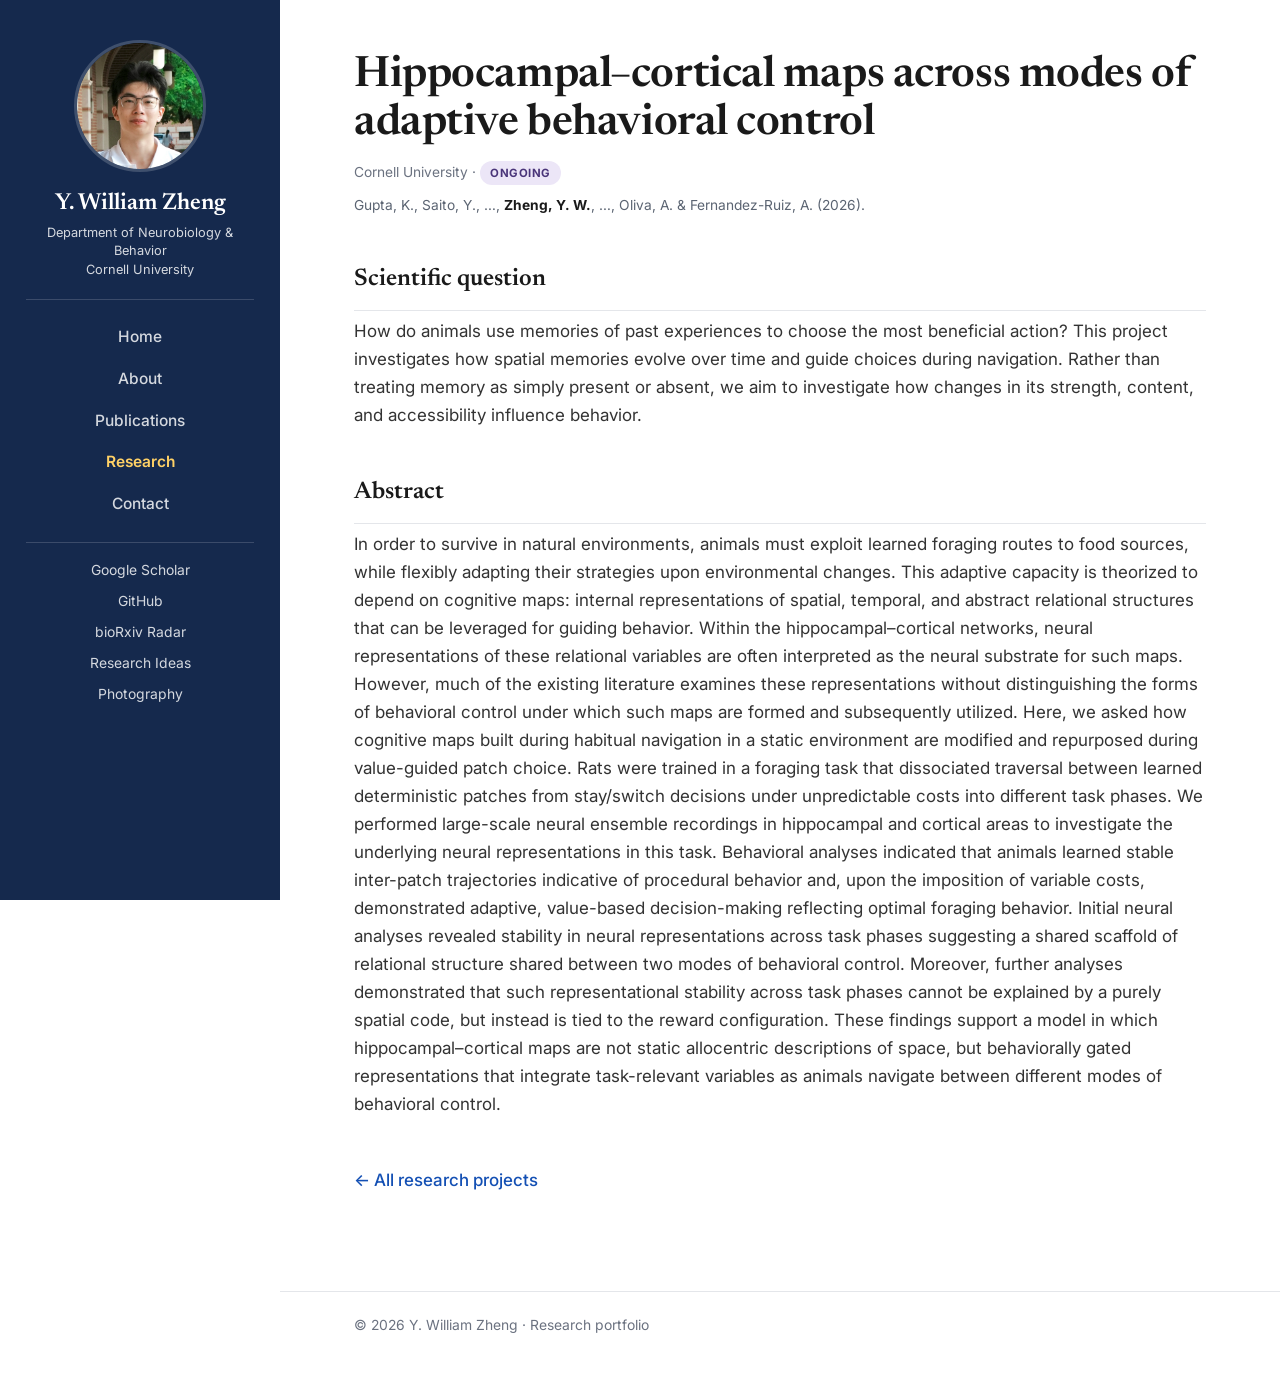
<file: Project_CogControl.html>
<!DOCTYPE html>
<html lang="en">
<head>
    <meta charset="UTF-8">
    <meta name="viewport" content="width=device-width, initial-scale=1.0">
    <title>Hippocampal&ndash;cortical maps across modes of adaptive behavioral control | Y. William Zheng</title>
    <meta name="description" content="Ongoing Cornell research contributed to by Y. William Zheng on how hippocampal&ndash;cortical cognitive maps built during habitual navigation are repurposed for value-guided foraging decisions in rats.">
    <meta name="author" content="Y. William Zheng">
    <link rel="canonical" href="https://williamyixiangzheng.github.io/WYZ-Neuro-Portfolio/Project_CogControl.html">
    <meta property="og:title" content="Hippocampal&ndash;cortical maps across modes of adaptive behavioral control">
    <meta property="og:description" content="Large-scale hippocampal and cortical recordings in rats switching between habitual navigation and value-guided patch choice.">
    <meta property="og:url" content="https://williamyixiangzheng.github.io/WYZ-Neuro-Portfolio/Project_CogControl.html">
    <meta property="og:type" content="article">
    <link rel="preconnect" href="https://fonts.googleapis.com">
    <link rel="preconnect" href="https://fonts.gstatic.com" crossorigin>
    <link href="https://fonts.googleapis.com/css2?family=Inter:wght@400;500;600;700&family=Newsreader:opsz,wght@6..72,400;6..72,500;6..72,600;6..72,700&display=swap" rel="stylesheet">
    <link rel="stylesheet" href="assets/site.css">
</head>
<body>
    <a class="skip-link" href="#main">Skip to main content</a>

    <aside class="sidebar">
        <a href="index.html"><img class="avatar" src="picture/william_profile_pic.jpg" alt="Portrait of Y. William Zheng"></a>
        <p class="name">Y. William Zheng</p>
        <p class="tag">Department of Neurobiology &amp; Behavior<br>Cornell University</p>
        <nav aria-label="Main">
            <a href="index.html">Home</a>
            <a href="about.html">About</a>
            <a href="publications.html">Publications</a>
            <a href="research.html" aria-current="page">Research</a>
            <a href="index.html#contact">Contact</a>
        </nav>
        <div class="side-links">
            <a href="https://scholar.google.com/citations?user=ODMxjj0AAAAJ&amp;hl=en" target="_blank" rel="noreferrer">Google Scholar</a>
            <a href="https://github.com/williamyixiangzheng" target="_blank" rel="noreferrer">GitHub</a>
            <a href="https://github.com/williamyixiangzheng/biorxiv_radar" target="_blank" rel="noreferrer">bioRxiv Radar</a>
            <a href="writing.html">Research Ideas</a>
            <a href="photography.html">Photography</a>
        </div>
    </aside>

    <div class="content">
        <main id="main" class="page">
            <div class="wrap prose">
                <h1>Hippocampal&ndash;cortical maps across modes of adaptive behavioral control</h1>
                <p class="card-meta">
                    Cornell University &middot; <span class="pill pill--ongoing">ongoing</span>
                </p>
                <p class="card-byline">
                    <span class="authors">
                        Gupta, K., Saito, Y., &hellip;, <span class="me">Zheng, Y. W.</span>, &hellip;,
                        Oliva, A. &amp; Fernandez-Ruiz, A. (2026).
                    </span>
                </p>

                <h2>Scientific question</h2>
                <p>
                    How do animals use memories of past experiences to choose the most beneficial action?
                    This project investigates how spatial memories evolve over time and guide choices during
                    navigation. Rather than treating memory as simply present or absent, we aim to investigate
                    how changes in its strength, content, and accessibility influence behavior.
                </p>

                <h2>Abstract</h2>
                <p>
                    In order to survive in natural environments, animals must exploit learned foraging routes to food
                    sources, while flexibly adapting their strategies upon environmental changes. This adaptive capacity
                    is theorized to depend on cognitive maps: internal representations of spatial, temporal, and abstract
                    relational structures that can be leveraged for guiding behavior. Within the hippocampal&ndash;cortical
                    networks, neural representations of these relational variables are often interpreted as the neural
                    substrate for such maps. However, much of the existing literature examines these representations
                    without distinguishing the forms of behavioral control under which such maps are formed and
                    subsequently utilized. Here, we asked how cognitive maps built during habitual navigation in a static
                    environment are modified and repurposed during value-guided patch choice. Rats were trained in a
                    foraging task that dissociated traversal between learned deterministic patches from stay/switch
                    decisions under unpredictable costs into different task phases. We performed large-scale neural
                    ensemble recordings in hippocampal and cortical areas to investigate the underlying neural
                    representations in this task. Behavioral analyses indicated that animals learned stable inter-patch
                    trajectories indicative of procedural behavior and, upon the imposition of variable costs,
                    demonstrated adaptive, value-based decision-making reflecting optimal foraging behavior. Initial
                    neural analyses revealed stability in neural representations across task phases suggesting a shared
                    scaffold of relational structure shared between two modes of behavioral control. Moreover, further
                    analyses demonstrated that such representational stability across task phases cannot be explained by
                    a purely spatial code, but instead is tied to the reward configuration. These findings support a model
                    in which hippocampal&ndash;cortical maps are not static allocentric descriptions of space, but
                    behaviorally gated representations that integrate task-relevant variables as animals navigate between
                    different modes of behavioral control.
                </p>

                <p><a class="back-link" href="research.html">&larr; All research projects</a></p>
            </div>
        </main>

        <footer>
            <div class="wrap">
                &copy; 2026 Y. William Zheng &middot; Research portfolio
            </div>
        </footer>
    </div>
</body>
</html>
</file>
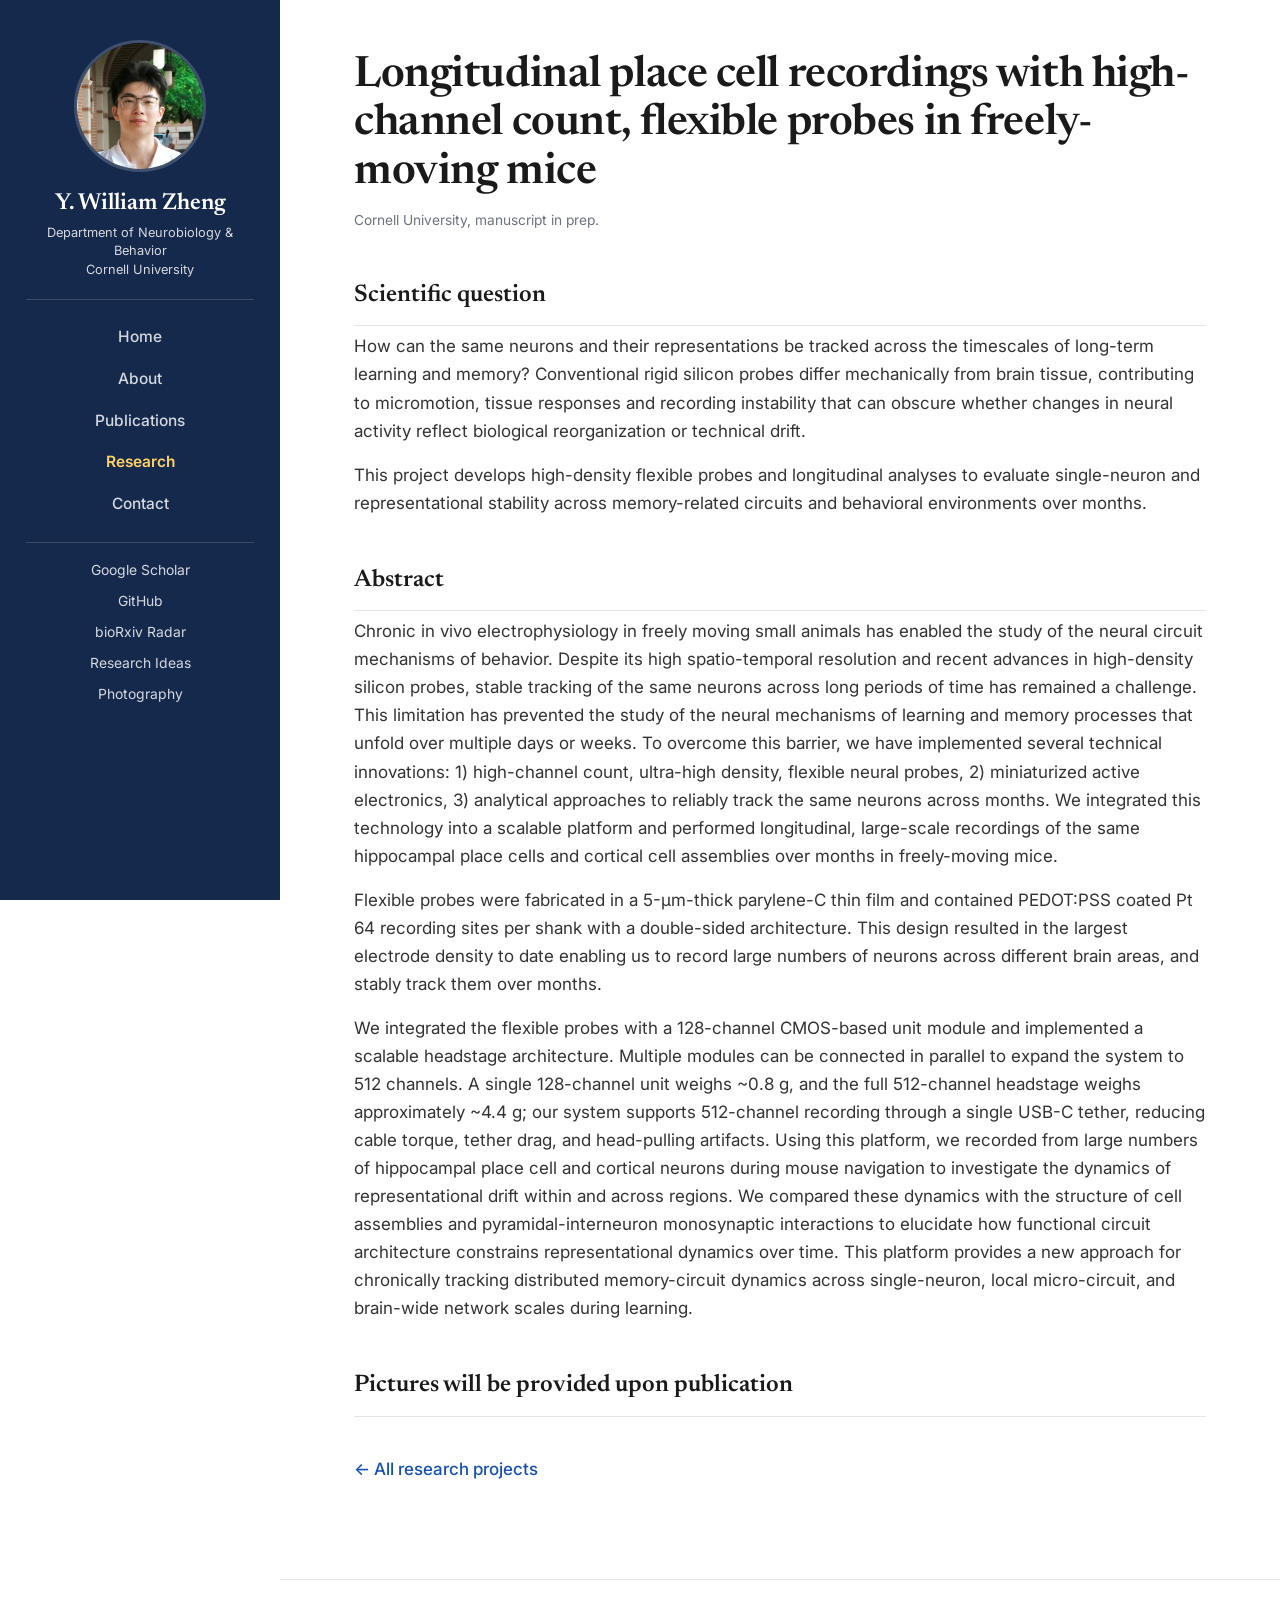
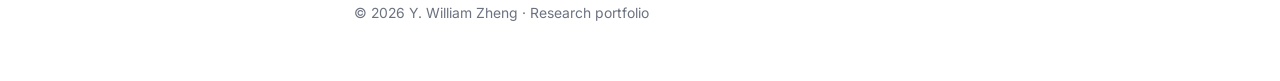
<file: Project_Fabrication.html>
<!DOCTYPE html>
<html lang="en">
<head>
    <meta charset="UTF-8">
    <meta name="viewport" content="width=device-width, initial-scale=1.0">
    <title>Longitudinal place cell recordings with high-channel count, flexible probes in freely-moving mice | Y. William Zheng</title>
    <meta name="description" content="Ongoing Cornell research contributed to by Y. William Zheng on longitudinal place cell recordings with high-channel count, flexible probes in freely-moving mice.">
    <meta name="author" content="Y. William Zheng">
    <link rel="canonical" href="https://williamyixiangzheng.github.io/WYZ-Neuro-Portfolio/Project_Fabrication.html">
    <meta property="og:title" content="Longitudinal place cell recordings with high-channel count, flexible probes in freely-moving mice">
    <meta property="og:description" content="Longitudinal electrophysiology and analysis of recording stability across memory circuits.">
    <meta property="og:url" content="https://williamyixiangzheng.github.io/WYZ-Neuro-Portfolio/Project_Fabrication.html">
    <meta property="og:type" content="article">
    <link rel="preconnect" href="https://fonts.googleapis.com">
    <link rel="preconnect" href="https://fonts.gstatic.com" crossorigin>
    <link href="https://fonts.googleapis.com/css2?family=Inter:wght@400;500;600;700&family=Newsreader:opsz,wght@6..72,400;6..72,500;6..72,600;6..72,700&display=swap" rel="stylesheet">
    <link rel="stylesheet" href="assets/site.css">
</head>
<body>
    <a class="skip-link" href="#main">Skip to main content</a>

    <aside class="sidebar">
        <a href="index.html"><img class="avatar" src="picture/william_profile_pic.jpg" alt="Portrait of Y. William Zheng"></a>
        <p class="name">Y. William Zheng</p>
        <p class="tag">Department of Neurobiology &amp; Behavior<br>Cornell University</p>
        <nav aria-label="Main">
            <a href="index.html">Home</a>
            <a href="about.html">About</a>
            <a href="publications.html">Publications</a>
            <a href="research.html" aria-current="page">Research</a>
            <a href="index.html#contact">Contact</a>
        </nav>
        <div class="side-links">
            <a href="https://scholar.google.com/citations?user=ODMxjj0AAAAJ&amp;hl=en" target="_blank" rel="noreferrer">Google Scholar</a>
            <a href="https://github.com/williamyixiangzheng" target="_blank" rel="noreferrer">GitHub</a>
            <a href="https://github.com/williamyixiangzheng/biorxiv_radar" target="_blank" rel="noreferrer">bioRxiv Radar</a>
            <a href="writing.html">Research Ideas</a>
            <a href="photography.html">Photography</a>
        </div>
    </aside>

    <div class="content">
        <main id="main" class="page">
            <div class="wrap prose">
                <h1>Longitudinal place cell recordings with high-channel count, flexible probes in freely-moving mice</h1>
                <p class="card-meta">
                    Cornell University, manuscript in prep.
                </p>

                <h2>Scientific question</h2>
                <p>
                    How can the same neurons and their representations be tracked across the timescales of long-term 
                    learning and memory? Conventional rigid silicon probes differ mechanically from brain tissue, contributing 
                    to micromotion, tissue responses and recording instability that can obscure whether changes in neural 
                    activity reflect biological reorganization or technical drift.
                </p>

                <p>
                    This project develops high-density flexible probes and longitudinal analyses to evaluate single-neuron 
                    and representational stability across memory-related circuits and behavioral environments over months.
                </p>

                <h2>Abstract</h2>
                <p>
                    Chronic in vivo electrophysiology in freely moving small animals has enabled the study of the neural
                    circuit mechanisms of behavior. Despite its high spatio-temporal resolution and recent advances in
                    high-density silicon probes, stable tracking of the same neurons across long periods of time has
                    remained a challenge. This limitation has prevented the study of the neural mechanisms of learning and
                    memory processes that unfold over multiple days or weeks. To overcome this barrier, we have implemented
                    several technical innovations: 1) high-channel count, ultra-high density, flexible neural probes,
                    2) miniaturized active electronics, 3) analytical approaches to reliably track the same neurons across
                    months. We integrated this technology into a scalable platform and performed longitudinal, large-scale
                    recordings of the same hippocampal place cells and cortical cell assemblies over months in
                    freely-moving mice.
                </p>
                <p>
                    Flexible probes were fabricated in a 5-&micro;m-thick parylene-C thin film and contained PEDOT:PSS
                    coated Pt 64 recording sites per shank with a double-sided architecture. This design resulted in the
                    largest electrode density to date enabling us to record large numbers of neurons across different
                    brain areas, and stably track them over months.
                </p>
                <p>
                    We integrated the flexible probes with a 128-channel CMOS-based unit module and implemented a scalable
                    headstage architecture. Multiple modules can be connected in parallel to expand the system to 512
                    channels. A single 128-channel unit weighs ~0.8 g, and the full 512-channel headstage weighs
                    approximately ~4.4 g; our system supports 512-channel recording through a single USB-C tether,
                    reducing cable torque, tether drag, and head-pulling artifacts. Using this platform, we recorded from
                    large numbers of hippocampal place cell and cortical neurons during mouse navigation to investigate
                    the dynamics of representational drift within and across regions. We compared these dynamics with the
                    structure of cell assemblies and pyramidal-interneuron monosynaptic interactions to elucidate how
                    functional circuit architecture constrains representational dynamics over time. This platform provides
                    a new approach for chronically tracking distributed memory-circuit dynamics across single-neuron, local
                    micro-circuit, and brain-wide network scales during learning.
                </p>

                <h2>Pictures will be provided upon publication</h2>

                <p><a class="back-link" href="research.html">&larr; All research projects</a></p>
            </div>
        </main>

        <footer>
            <div class="wrap">
                &copy; 2026 Y. William Zheng &middot; Research portfolio
            </div>
        </footer>
    </div>
</body>
</html>
</file>
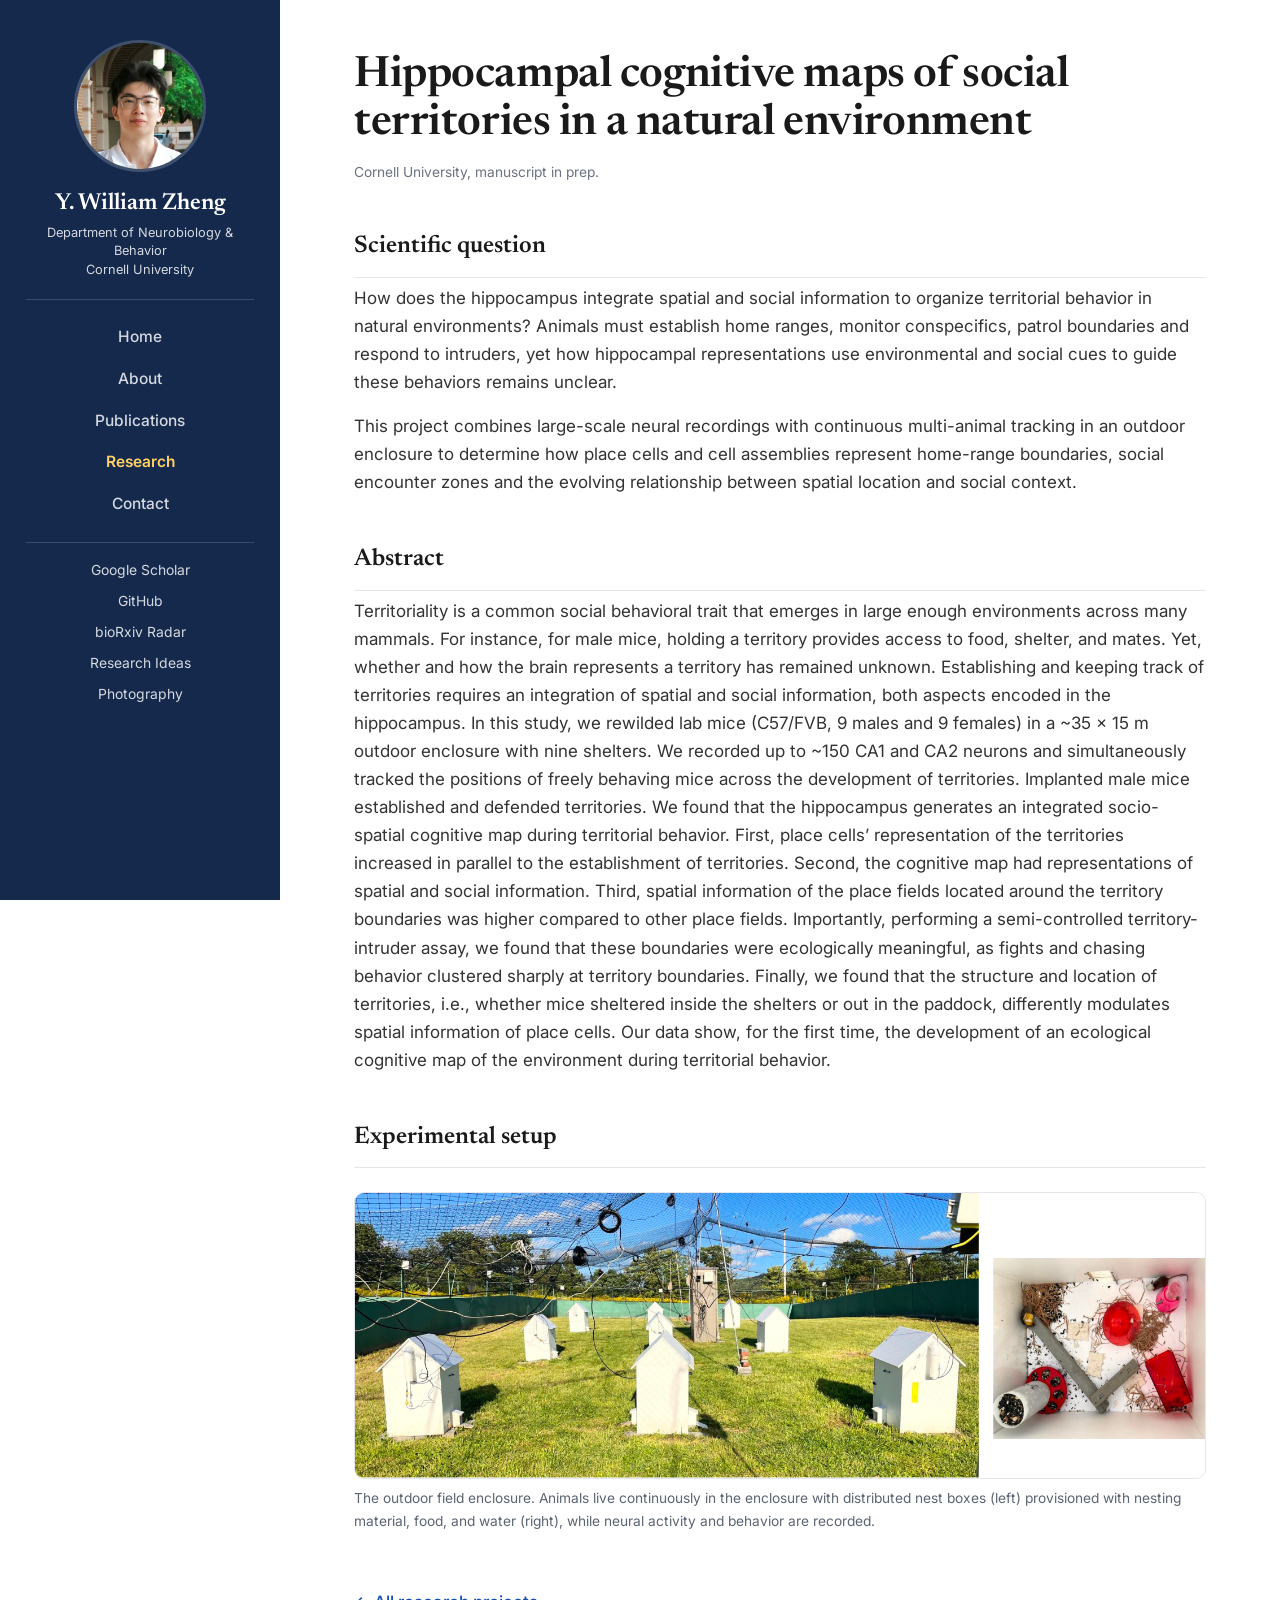
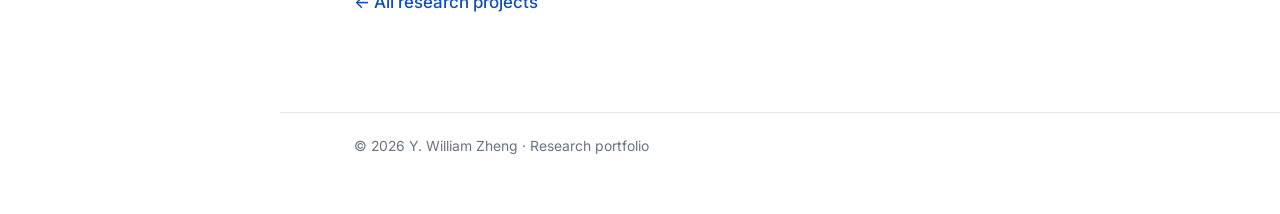
<file: Project_Fieldwork.html>
<!DOCTYPE html>
<html lang="en">
<head>
    <meta charset="UTF-8">
    <meta name="viewport" content="width=device-width, initial-scale=1.0">
    <title>Hippocampal cognitive maps of social territories in a natural environment | Y. William Zheng</title>
    <meta name="description" content="Ongoing Cornell research by Y. William Zheng using Neuropixels recordings and multi-animal tracking to study how the hippocampus represents social territories in a natural environment.">
    <meta name="author" content="Y. William Zheng">
    <link rel="canonical" href="https://williamyixiangzheng.github.io/WYZ-Neuro-Portfolio/Project_Fieldwork.html">
    <meta property="og:title" content="Hippocampal cognitive maps of social territories in a natural environment">
    <meta property="og:description" content="Hippocampal recordings and multi-animal tracking reveal a socio-spatial cognitive map of territories in rewilded mice.">
    <meta property="og:url" content="https://williamyixiangzheng.github.io/WYZ-Neuro-Portfolio/Project_Fieldwork.html">
    <meta property="og:type" content="article">
    <link rel="preconnect" href="https://fonts.googleapis.com">
    <link rel="preconnect" href="https://fonts.gstatic.com" crossorigin>
    <link href="https://fonts.googleapis.com/css2?family=Inter:wght@400;500;600;700&family=Newsreader:opsz,wght@6..72,400;6..72,500;6..72,600;6..72,700&display=swap" rel="stylesheet">
    <link rel="stylesheet" href="assets/site.css">
</head>
<body>
    <a class="skip-link" href="#main">Skip to main content</a>

    <aside class="sidebar">
        <a href="index.html"><img class="avatar" src="picture/william_profile_pic.jpg" alt="Portrait of Y. William Zheng"></a>
        <p class="name">Y. William Zheng</p>
        <p class="tag">Department of Neurobiology &amp; Behavior<br>Cornell University</p>
        <nav aria-label="Main">
            <a href="index.html">Home</a>
            <a href="about.html">About</a>
            <a href="publications.html">Publications</a>
            <a href="research.html" aria-current="page">Research</a>
            <a href="index.html#contact">Contact</a>
        </nav>
        <div class="side-links">
            <a href="https://scholar.google.com/citations?user=ODMxjj0AAAAJ&amp;hl=en" target="_blank" rel="noreferrer">Google Scholar</a>
            <a href="https://github.com/williamyixiangzheng" target="_blank" rel="noreferrer">GitHub</a>
            <a href="https://github.com/williamyixiangzheng/biorxiv_radar" target="_blank" rel="noreferrer">bioRxiv Radar</a>
            <a href="writing.html">Research Ideas</a>
            <a href="photography.html">Photography</a>
        </div>
    </aside>

    <div class="content">
        <main id="main" class="page">
            <div class="wrap prose">
                <h1>Hippocampal cognitive maps of social territories in a natural environment</h1>
                <p class="card-meta">
                    Cornell University, manuscript in prep.
                </p>

                <h2>Scientific question</h2>
                <p>
                    How does the hippocampus integrate spatial and social information to organize territorial 
                    behavior in natural environments? Animals must establish home ranges, monitor conspecifics, 
                    patrol boundaries and respond to intruders, yet how hippocampal representations use environmental 
                    and social cues to guide these behaviors remains unclear.
                </p>
                <p>
                    This project combines large-scale neural recordings with continuous multi-animal tracking in an 
                    outdoor enclosure to determine how place cells and cell assemblies represent home-range boundaries, 
                    social encounter zones and the evolving relationship between spatial location and social context.
                </p>

                <h2>Abstract</h2>
                <p>
                    Territoriality is a common social behavioral trait that emerges in large enough environments across
                    many mammals. For instance, for male mice, holding a territory provides access to food, shelter, and
                    mates. Yet, whether and how the brain represents a territory has remained unknown. Establishing and
                    keeping track of territories requires an integration of spatial and social information, both aspects
                    encoded in the hippocampus. In this study, we rewilded lab mice (C57/FVB, 9 males and 9 females) in a
                    ~35 &times; 15 m outdoor enclosure with nine shelters. We recorded up to ~150 CA1 and CA2 neurons and
                    simultaneously tracked the positions of freely behaving mice across the development of territories.
                    Implanted male mice established and defended territories. We found that the hippocampus generates an
                    integrated socio-spatial cognitive map during territorial behavior. First, place cells&rsquo;
                    representation of the territories increased in parallel to the establishment of territories. Second,
                    the cognitive map had representations of spatial and social information. Third, spatial information
                    of the place fields located around the territory boundaries was higher compared to other place fields.
                    Importantly, performing a semi-controlled territory-intruder assay, we found that these boundaries were
                    ecologically meaningful, as fights and chasing behavior clustered sharply at territory boundaries.
                    Finally, we found that the structure and location of territories, i.e., whether mice sheltered inside
                    the shelters or out in the paddock, differently modulates spatial information of place cells. Our data
                    show, for the first time, the development of an ecological cognitive map of the environment during
                    territorial behavior.
                </p>

                <h2>Experimental setup</h2>
                <figure>
                    <img src="picture/territory_setup.png"
                         alt="Left: an outdoor grass enclosure covered by netting, containing nine white wooden nest boxes wired for recording, bounded by a green perimeter fence. Right: overhead view inside a nest box showing nesting material, food, and water resources."
                         loading="lazy" decoding="async" width="1506" height="504">
                    <figcaption>
                        The outdoor field enclosure. Animals live continuously in the enclosure with
                        distributed nest boxes (left) provisioned with nesting material, food, and water
                        (right), while neural activity and behavior are recorded.
                    </figcaption>
                </figure>

                <p><a class="back-link" href="research.html">&larr; All research projects</a></p>
            </div>
        </main>

        <footer>
            <div class="wrap">
                &copy; 2026 Y. William Zheng &middot; Research portfolio
            </div>
        </footer>
    </div>
</body>
</html>
</file>
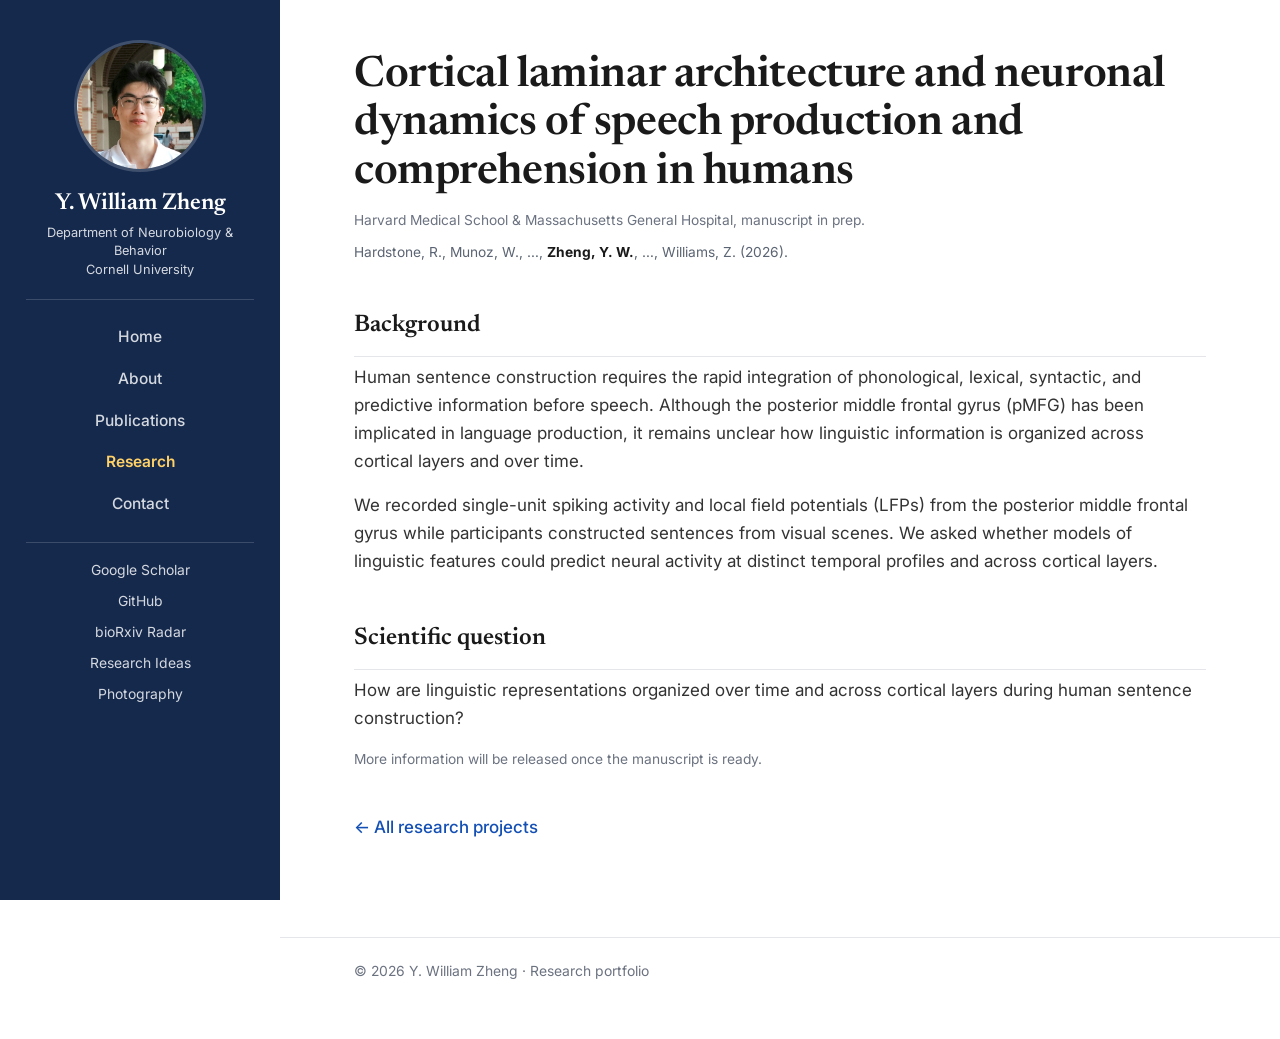
<file: Project_Speech.html>
<!DOCTYPE html>
<html lang="en">
<head>
    <meta charset="UTF-8">
    <meta name="viewport" content="width=device-width, initial-scale=1.0">
    <title>Cortical laminar architecture and neuronal dynamics of speech production and comprehension in humans | Y. William Zheng</title>
    <meta name="description" content="Ongoing research at Massachusetts General Hospital and Harvard Medical School, contributed to by Y. William Zheng, on how linguistic representations are organized across cortical layers and time during human sentence construction.">
    <meta name="author" content="Y. William Zheng">
    <link rel="canonical" href="https://williamyixiangzheng.github.io/WYZ-Neuro-Portfolio/Project_Speech.html">
    <meta property="og:title" content="Cortical laminar architecture and neuronal dynamics of speech production and comprehension in humans">
    <meta property="og:description" content="Single-unit and LFP recordings from human posterior middle frontal gyrus during sentence construction.">
    <meta property="og:url" content="https://williamyixiangzheng.github.io/WYZ-Neuro-Portfolio/Project_Speech.html">
    <meta property="og:type" content="article">
    <link rel="preconnect" href="https://fonts.googleapis.com">
    <link rel="preconnect" href="https://fonts.gstatic.com" crossorigin>
    <link href="https://fonts.googleapis.com/css2?family=Inter:wght@400;500;600;700&family=Newsreader:opsz,wght@6..72,400;6..72,500;6..72,600;6..72,700&display=swap" rel="stylesheet">
    <link rel="stylesheet" href="assets/site.css">
</head>
<body>
    <a class="skip-link" href="#main">Skip to main content</a>

    <aside class="sidebar">
        <a href="index.html"><img class="avatar" src="picture/william_profile_pic.jpg" alt="Portrait of Y. William Zheng"></a>
        <p class="name">Y. William Zheng</p>
        <p class="tag">Department of Neurobiology &amp; Behavior<br>Cornell University</p>
        <nav aria-label="Main">
            <a href="index.html">Home</a>
            <a href="about.html">About</a>
            <a href="publications.html">Publications</a>
            <a href="research.html" aria-current="page">Research</a>
            <a href="index.html#contact">Contact</a>
        </nav>
        <div class="side-links">
            <a href="https://scholar.google.com/citations?user=ODMxjj0AAAAJ&amp;hl=en" target="_blank" rel="noreferrer">Google Scholar</a>
            <a href="https://github.com/williamyixiangzheng" target="_blank" rel="noreferrer">GitHub</a>
            <a href="https://github.com/williamyixiangzheng/biorxiv_radar" target="_blank" rel="noreferrer">bioRxiv Radar</a>
            <a href="writing.html">Research Ideas</a>
            <a href="photography.html">Photography</a>
        </div>
    </aside>

    <div class="content">
        <main id="main" class="page">
            <div class="wrap prose">
                <h1>Cortical laminar architecture and neuronal dynamics of speech production and comprehension in humans</h1>
                <p class="card-meta">
                    Harvard Medical School &amp; Massachusetts General Hospital, manuscript in prep.
                </p>
                <p class="card-byline">
                    <span class="authors">
                        Hardstone, R., Munoz, W., &hellip;, <span class="me">Zheng, Y. W.</span>,
                        &hellip;, Williams, Z. (2026).
                    </span>
                </p>

                <h2>Background</h2>
                <p>
                    Human sentence construction requires the rapid integration of phonological, lexical, syntactic,
                    and predictive information before speech. Although the posterior middle frontal gyrus (pMFG) has
                    been implicated in language production, it remains unclear how linguistic information is organized
                    across cortical layers and over time.
                </p>
                <p>
                    We recorded single-unit spiking activity and local field potentials (LFPs) from the posterior middle
                    frontal gyrus while participants constructed sentences from visual scenes. We asked whether models of
                    linguistic features could predict neural activity at distinct temporal profiles and across cortical layers.
                </p>

                <h2>Scientific question</h2>
                <p>
                    How are linguistic representations organized over time and across cortical layers during human
                    sentence construction?
                </p>

                <p class="card-meta">
                    More information will be released once the manuscript is ready.
                </p>

                <p><a class="back-link" href="research.html">&larr; All research projects</a></p>
            </div>
        </main>

        <footer>
            <div class="wrap">
                &copy; 2026 Y. William Zheng &middot; Research portfolio
            </div>
        </footer>
    </div>
</body>
</html>
</file>
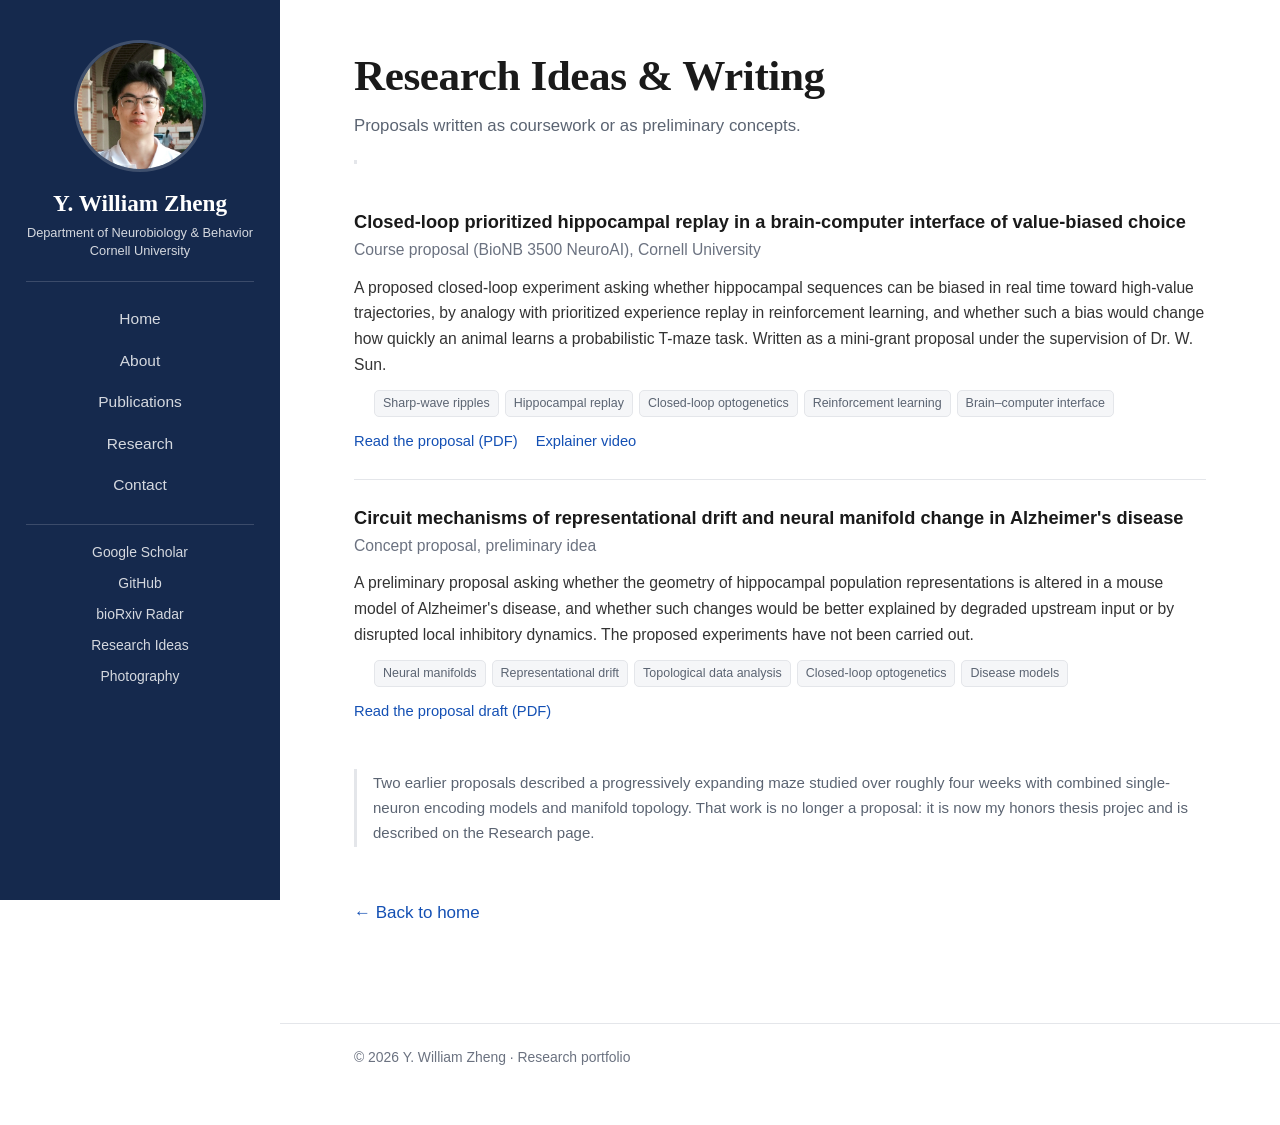
<file: proposals.html>
<!DOCTYPE html>
<html lang="en">
<head>
    <meta charset="UTF-8">
    <meta name="viewport" content="width=device-width, initial-scale=1.0">
    <title>Research Ideas &amp; Writing | Y. William Zheng</title>
    <meta name="robots" content="noindex, follow">
    <link rel="canonical" href="https://williamyixiangzheng.github.io/WYZ-Neuro-Portfolio/writing.html">
    <meta http-equiv="refresh" content="0; url=writing.html">
    <link rel="stylesheet" href="assets/site.css">
</head>
<body>
    <div class="wrap page">
        <h1>This page has moved</h1>
        <p>
            Research proposals are now on the
            <a href="writing.html">Research Ideas &amp; Writing</a> page.
        </p>
    </div>
</body>
</html>
</file>
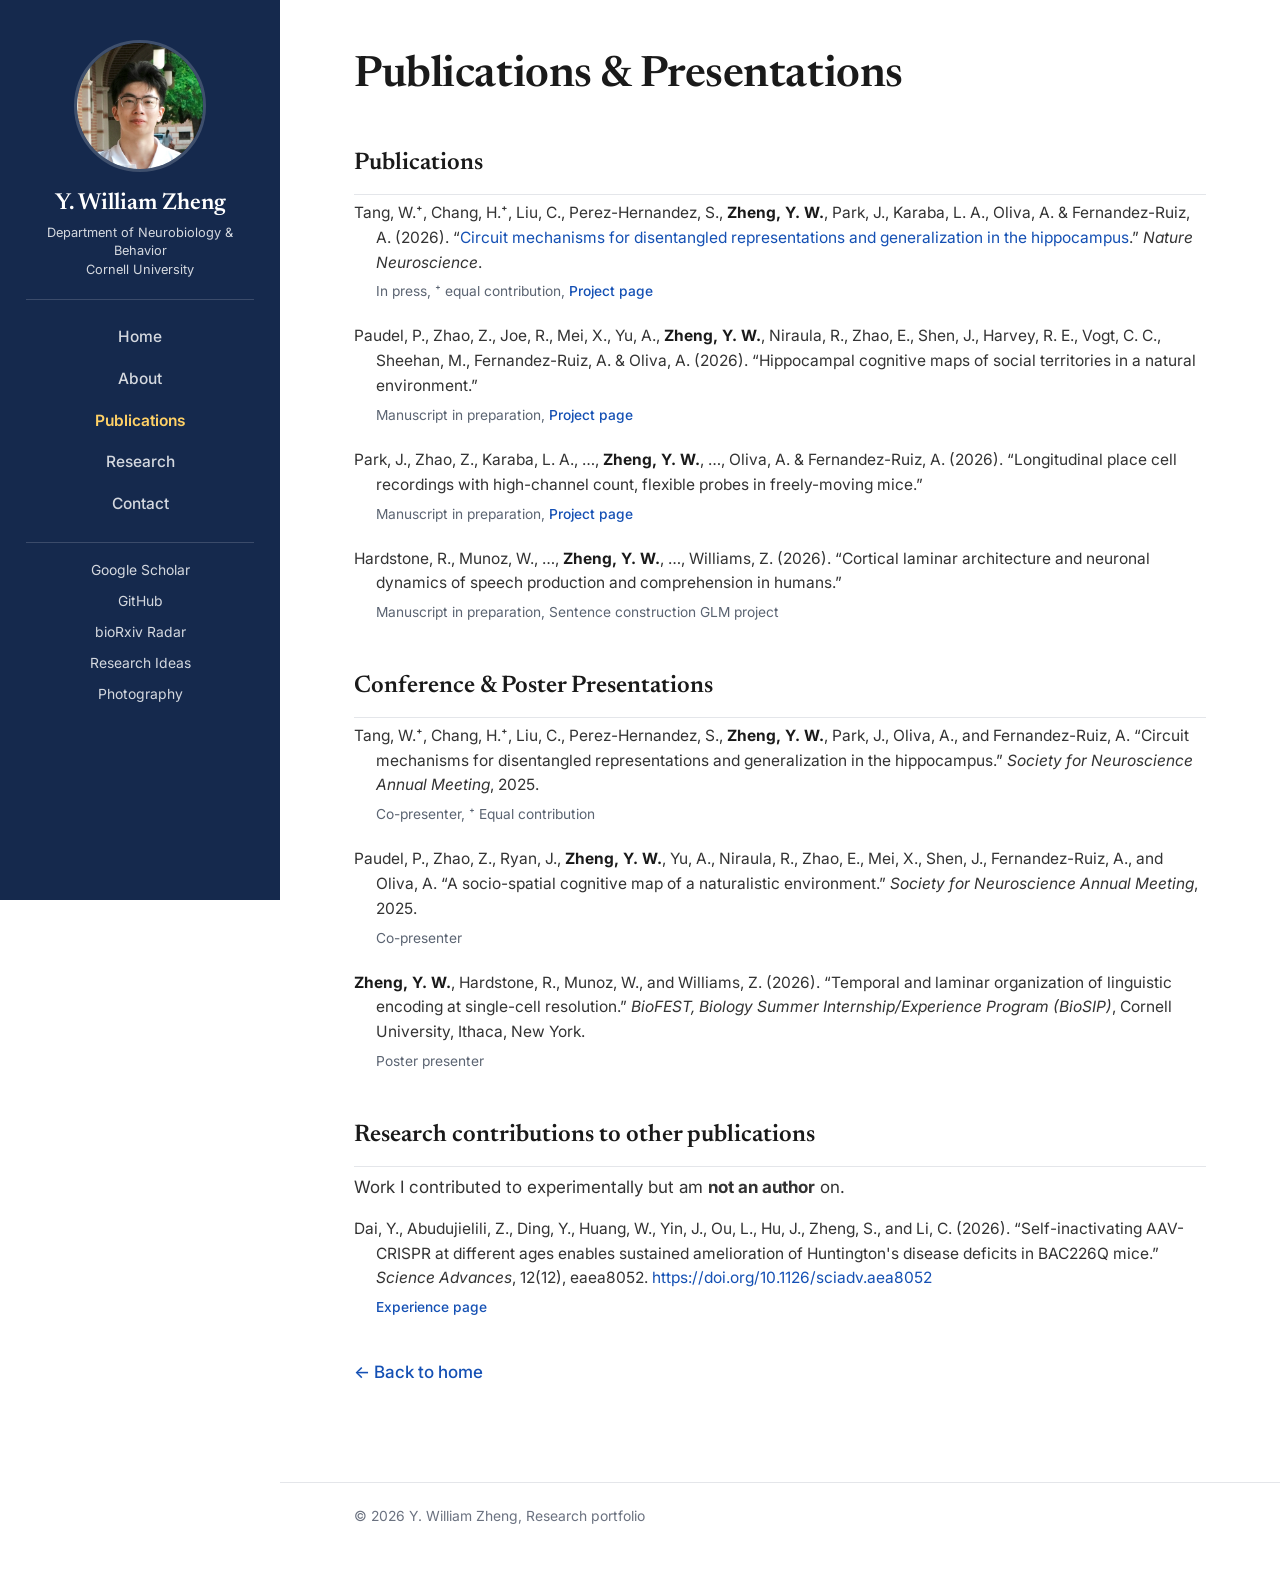
<file: publications.html>
<!DOCTYPE html>
<html lang="en">
<head>
    <meta charset="UTF-8">
    <meta name="viewport" content="width=device-width, initial-scale=1.0">
    <title>Publications | Y. William Zheng</title>
    <meta name="description" content="Publications and conference presentations by Y. William Zheng, Cornell University, including a Nature Neuroscience paper on hippocampal circuit mechanisms and manuscripts in preparation.">
    <meta name="author" content="Y. William Zheng">
    <link rel="canonical" href="https://williamyixiangzheng.github.io/WYZ-Neuro-Portfolio/publications.html">
    <meta property="og:title" content="Publications | Y. William Zheng">
    <meta property="og:description" content="Publications and conference presentations by Y. William Zheng, including a Nature Neuroscience paper on hippocampal circuit mechanisms and manuscripts in preparation.">
    <meta property="og:url" content="https://williamyixiangzheng.github.io/WYZ-Neuro-Portfolio/publications.html">
    <meta property="og:type" content="website">
    <link rel="preconnect" href="https://fonts.googleapis.com">
    <link rel="preconnect" href="https://fonts.gstatic.com" crossorigin>
    <link href="https://fonts.googleapis.com/css2?family=Inter:wght@400;500;600;700&family=Newsreader:opsz,wght@6..72,400;6..72,500;6..72,600;6..72,700&display=swap" rel="stylesheet">
    <link rel="stylesheet" href="assets/site.css">
</head>
<body>
    <a class="skip-link" href="#main">Skip to main content</a>

    <aside class="sidebar">
        <a href="index.html"><img class="avatar" src="picture/william_profile_pic.jpg" alt="Portrait of Y. William Zheng"></a>
        <p class="name">Y. William Zheng</p>
        <p class="tag">Department of Neurobiology &amp; Behavior<br>Cornell University</p>
        <nav aria-label="Main">
            <a href="index.html">Home</a>
            <a href="about.html">About</a>
            <a href="publications.html" aria-current="page">Publications</a>
            <a href="research.html">Research</a>
            <a href="index.html#contact">Contact</a>
        </nav>
        <div class="side-links">
            <a href="https://scholar.google.com/citations?user=ODMxjj0AAAAJ&amp;hl=en" target="_blank" rel="noreferrer">Google Scholar</a>
            <a href="https://github.com/williamyixiangzheng" target="_blank" rel="noreferrer">GitHub</a>
            <a href="https://github.com/williamyixiangzheng/biorxiv_radar" target="_blank" rel="noreferrer">bioRxiv Radar</a>
            <a href="writing.html">Research Ideas</a>
            <a href="photography.html">Photography</a>
        </div>
    </aside>

    <div class="content">
        <main id="main" class="page">
            <div class="wrap">
                <h1>Publications &amp; Presentations</h1>
                

                <h2>Publications</h2>

                <ol class="pubs">
                    <li class="pub">
                        <p class="pub-line">
                            Tang, W.&#8314;, Chang, H.&#8314;, Liu, C., Perez-Hernandez, S.,
                            <span class="me">Zheng, Y. W.</span>, Park, J., Karaba, L. A.,
                            Oliva, A. &amp; Fernandez-Ruiz, A. (2026). &ldquo;<a href="https://www.biorxiv.org/content/10.1101/2025.03.15.643456v1" target="_blank" rel="noopener noreferrer">Circuit
                            mechanisms for disentangled representations and generalization in the
                            hippocampus</a>.&rdquo; <em>Nature Neuroscience</em>.
                            <span class="pub-note">
                                In press, &#8314; equal contribution, <a href="Project_Drift.html">Project page</a>
                            </span>
                        </p>
                    </li>

                    <li class="pub">
                        <p class="pub-line">
                            Paudel, P., Zhao, Z., Joe, R., Mei, X., Yu, A., <span class="me">Zheng, Y. W.</span>, Niraula, R.,
                            Zhao, E., Shen, J., Harvey, R. E., Vogt, C. C., Sheehan, M., Fernandez-Ruiz, A. &amp; Oliva, A. (2026). &ldquo;Hippocampal cognitive maps of social territories in a
                            natural environment.&rdquo;
                            <span class="pub-note">
                                Manuscript in preparation, <a href="Project_Fieldwork.html">Project page</a>
                            </span>
                        </p>
                    </li>

                    <li class="pub">
                        <p class="pub-line">
                            Park, J., Zhao, Z., Karaba, L. A., &hellip;, <span class="me">Zheng, Y. W.</span>, &hellip;,
                            Oliva, A. &amp; Fernandez-Ruiz, A. (2026). &ldquo;Longitudinal place cell recordings with high-channel
                            count, flexible probes in freely-moving mice.&rdquo;
                            <span class="pub-note">
                                Manuscript in preparation, <a href="Project_Fabrication.html">Project page</a>
                            </span>
                        </p>
                    </li>

                    <li class="pub">
                        <p class="pub-line">
                            Hardstone, R., Munoz, W., &hellip;, <span class="me">Zheng, Y. W.</span>,
                            &hellip;, Williams, Z. (2026). &ldquo;Cortical laminar architecture and neuronal
                            dynamics of speech production and comprehension in humans.&rdquo;
                            <span class="pub-note">
                                Manuscript in preparation, Sentence construction GLM project
                            </span>
                        </p>
                    </li>
                </ol>

                <h2>Conference &amp; Poster Presentations</h2>

                <ol class="pubs">
                    <li class="pub">
                        <p class="pub-line">
                            Tang, W.&#8314;, Chang, H.&#8314;, Liu, C., Perez-Hernandez, S.,
                            <span class="me">Zheng, Y. W.</span>, Park, J., Oliva, A., and
                            Fernandez-Ruiz, A. &ldquo;Circuit mechanisms for disentangled representations
                            and generalization in the hippocampus.&rdquo;
                            <em>Society for Neuroscience Annual Meeting</em>, 2025.
                            <span class="pub-note">
                                Co-presenter, &#8314; Equal contribution
                            </span>
                        </p>
                    </li>

                    <li class="pub">
                        <p class="pub-line">
                            Paudel, P., Zhao, Z., Ryan, J., <span class="me">Zheng, Y. W.</span>, Yu, A.,
                            Niraula, R., Zhao, E., Mei, X., Shen, J., Fernandez-Ruiz, A., and Oliva, A.
                            &ldquo;A socio-spatial cognitive map of a naturalistic environment.&rdquo;
                            <em>Society for Neuroscience Annual Meeting</em>, 2025.
                            <span class="pub-note">Co-presenter</span>
                        </p>
                    </li>

                    <li class="pub">
                        <p class="pub-line">
                            <span class="me">Zheng, Y. W.</span>, Hardstone, R., Munoz, W., and
                            Williams, Z. (2026). &ldquo;Temporal and laminar organization of linguistic
                            encoding at single-cell resolution.&rdquo; <em>BioFEST, Biology Summer
                            Internship/Experience Program (BioSIP)</em>, Cornell University, Ithaca,
                            New York.
                            <span class="pub-note">Poster presenter</span>
                        </p>
                    </li>
                </ol>

                <h2 id="other-contributions">Research contributions to other publications</h2>
                <p>
                    Work I contributed to experimentally but am <strong>not an author</strong> on.
                </p>

                <ol class="pubs">
                    <li class="pub">
                        <p class="pub-line">
                            Dai, Y., Abudujielili, Z., Ding, Y., Huang, W., Yin, J., Ou, L., Hu, J.,
                            Zheng, S., and Li, C. (2026). &ldquo;Self-inactivating AAV-CRISPR at different
                            ages enables sustained amelioration of Huntington's disease deficits in BAC226Q
                            mice.&rdquo; <em>Science Advances</em>, 12(12), eaea8052.
                            <a href="https://doi.org/10.1126/sciadv.aea8052" target="_blank" rel="noopener noreferrer">https://doi.org/10.1126/sciadv.aea8052</a>
                            <span class="pub-note">
                                <a href="Research_In_Peking_University.html">Experience page</a>
                            </span>
                        </p>
                    </li>
                </ol>

                <p><a class="back-link" href="index.html">&larr; Back to home</a></p>
            </div>
        </main>

        <footer>
            <div class="wrap">
                &copy; 2026 Y. William Zheng, Research portfolio
            </div>
        </footer>
    </div>
</body>
</html>
</file>
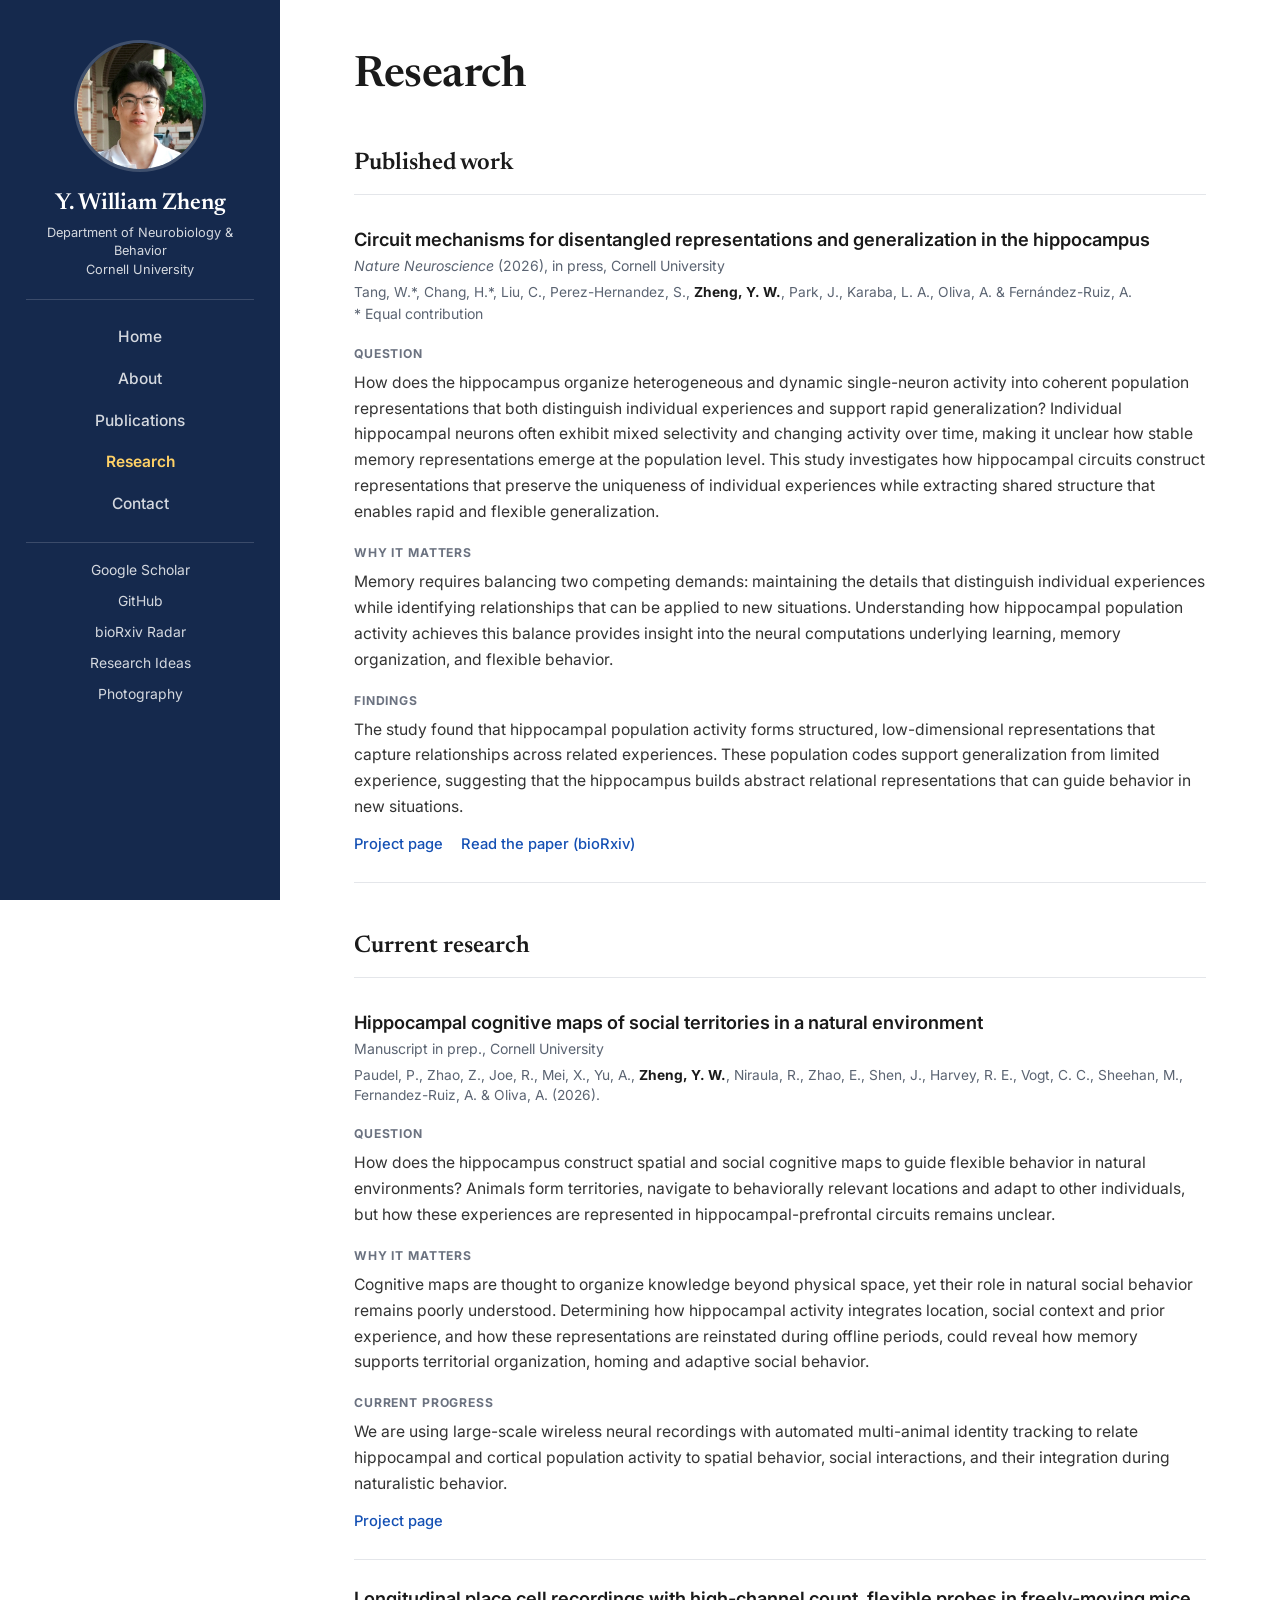
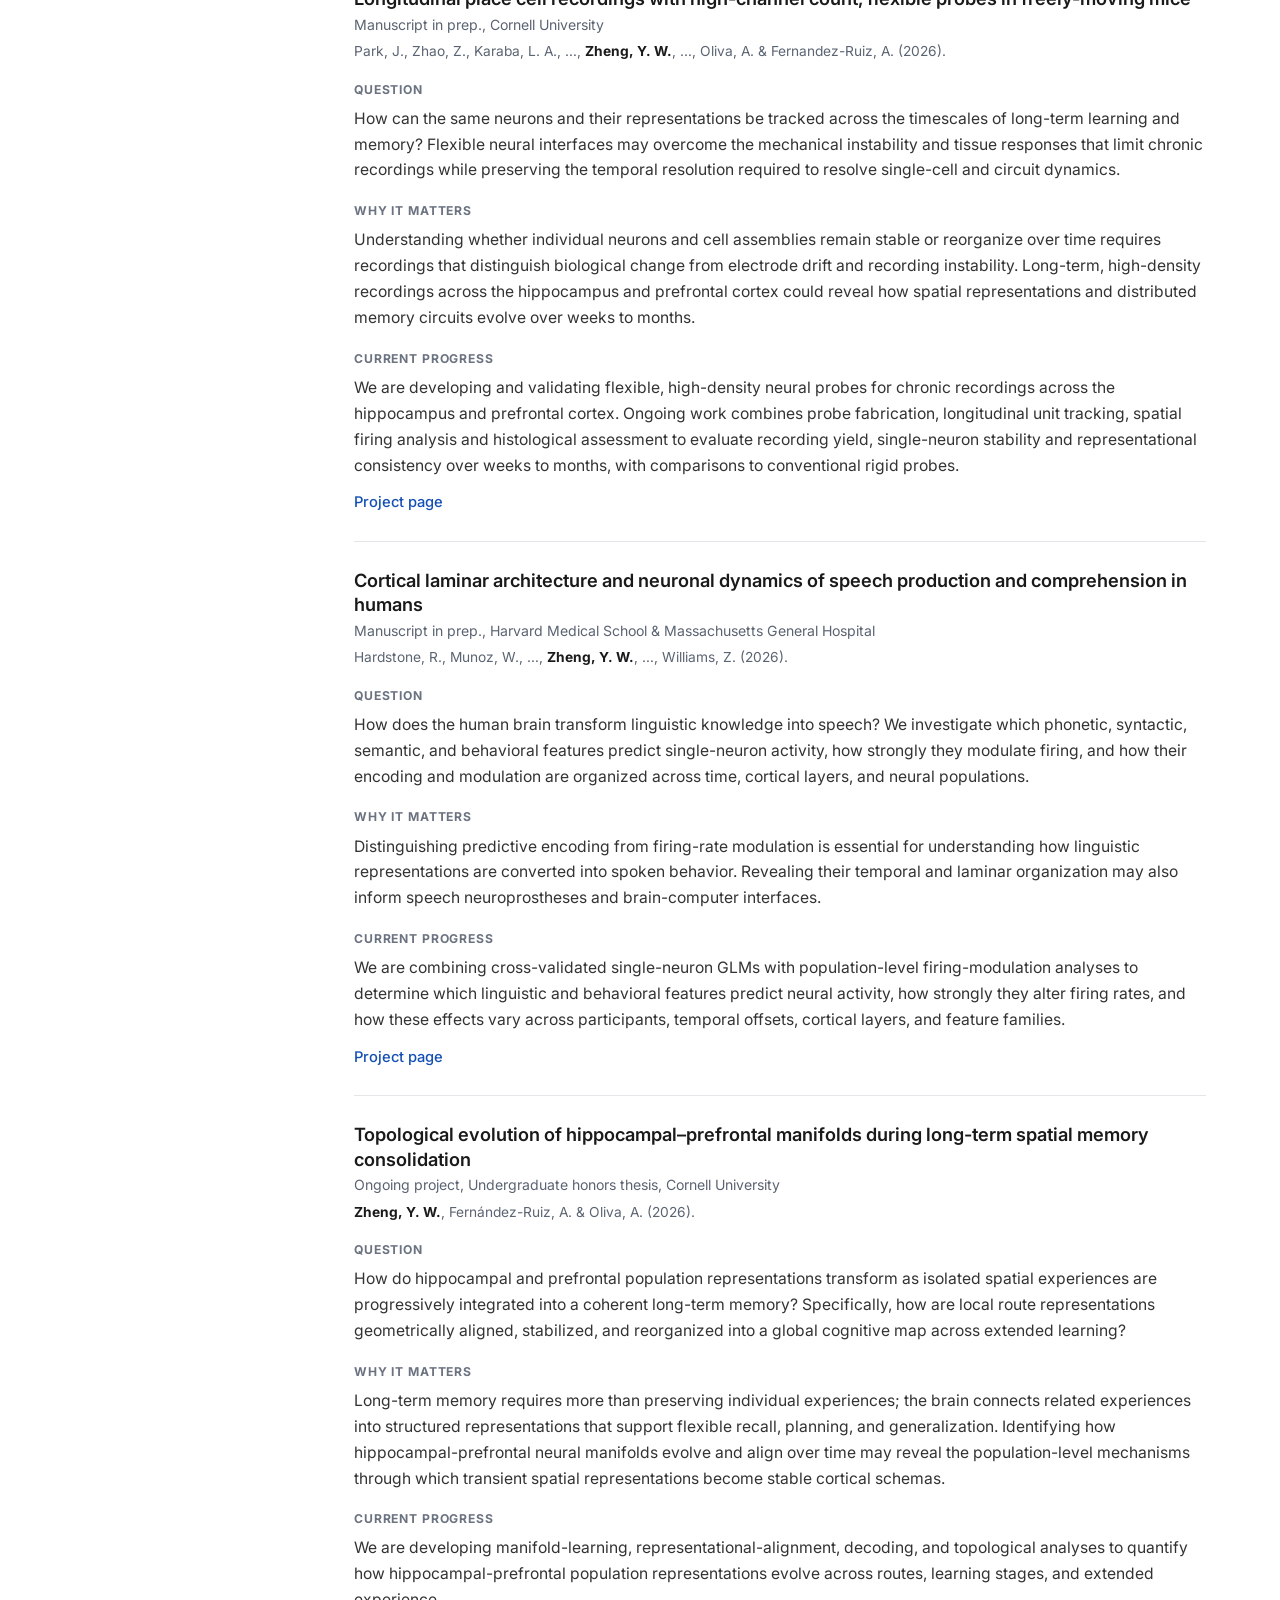
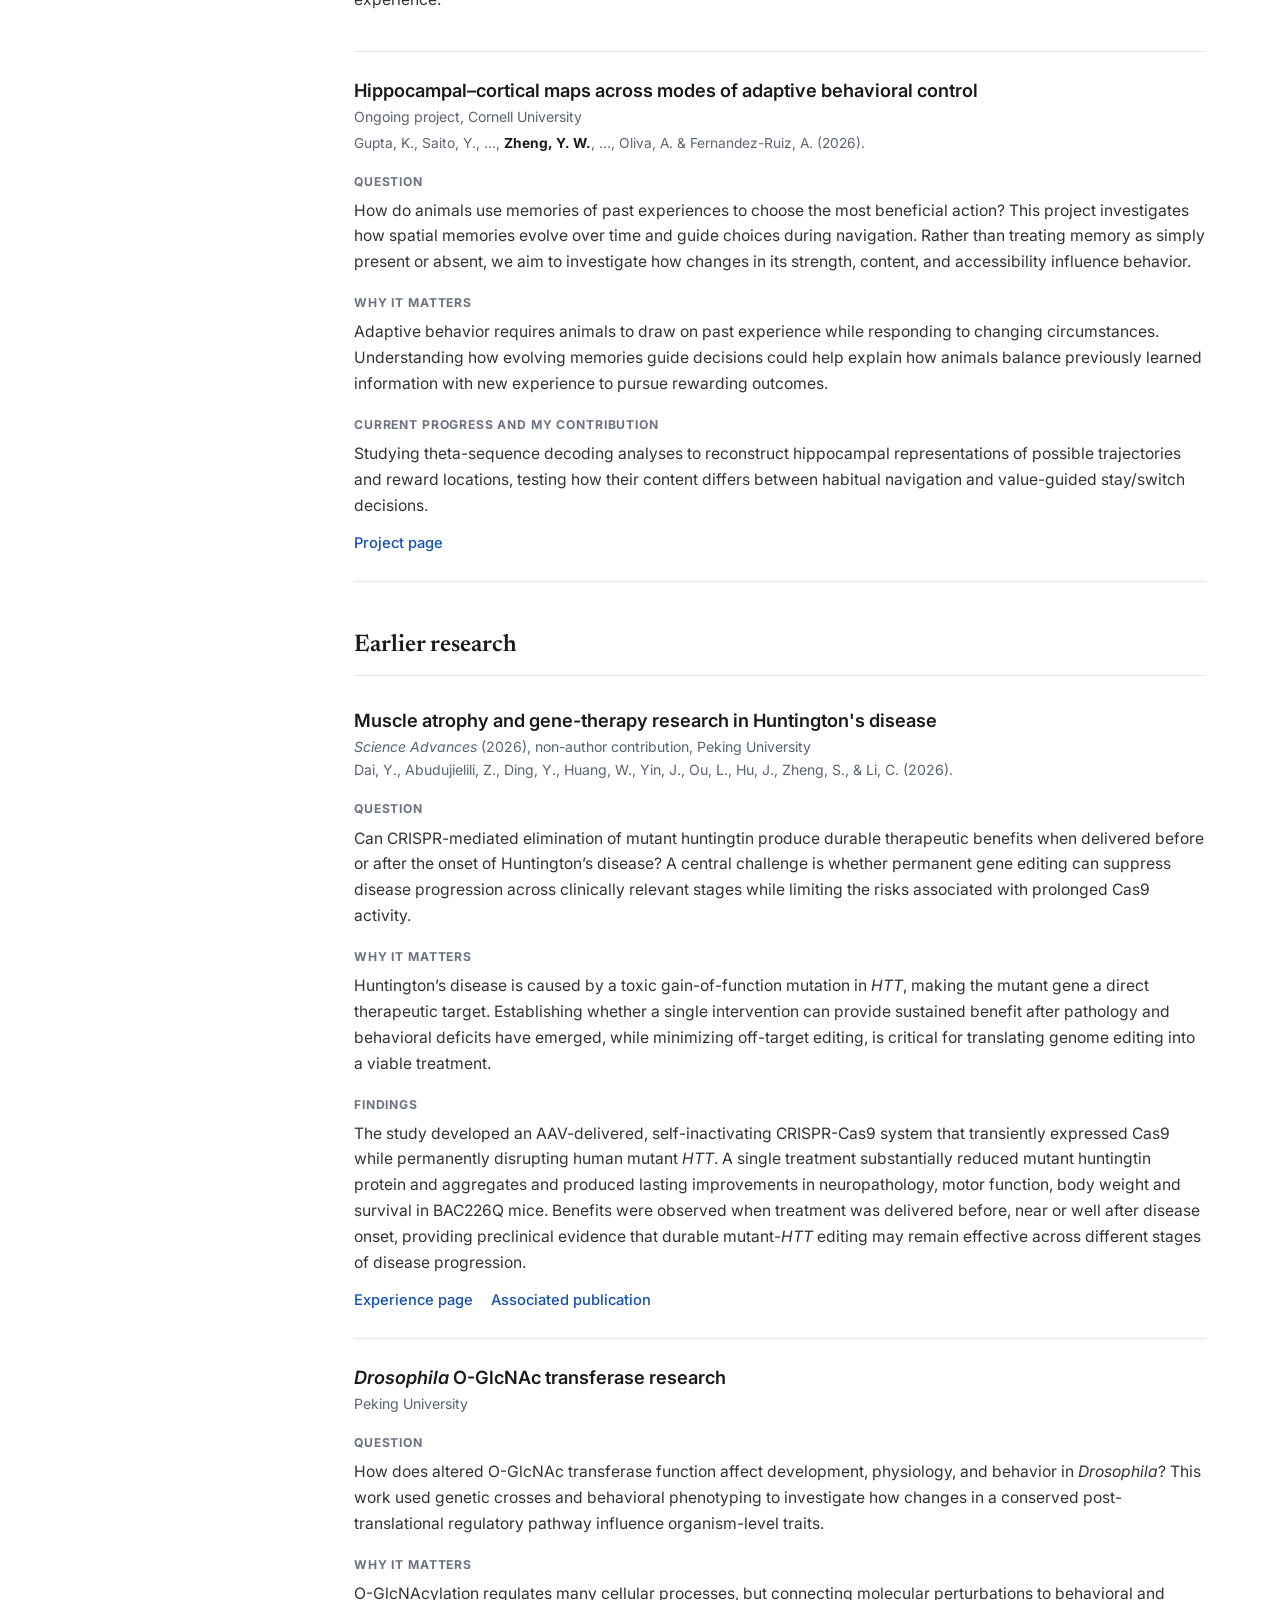
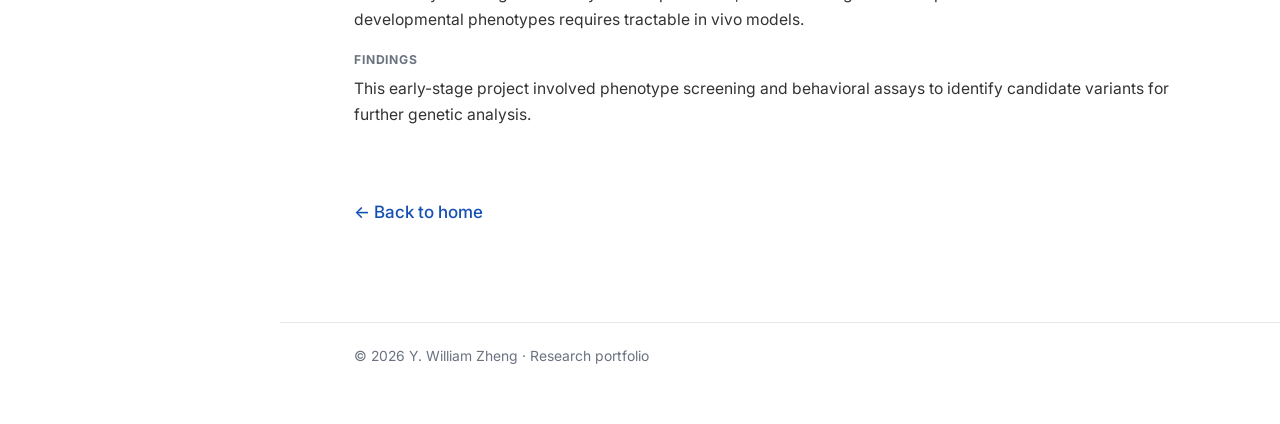
<file: research.html>
<!DOCTYPE html>
<html lang="en">
<head>
    <meta charset="UTF-8">
    <meta name="viewport" content="width=device-width, initial-scale=1.0">
    <title>Research | Y. William Zheng</title>
    <meta name="description" content="Research projects by Y. William Zheng on human single-neuron language encoding, hippocampal–prefrontal population dynamics, naturalistic spatial behavior, and long-term electrophysiology.">
    <meta name="author" content="Y. William Zheng">
    <link rel="canonical" href="https://williamyixiangzheng.github.io/WYZ-Neuro-Portfolio/research.html">
    <meta property="og:title" content="Research | Y. William Zheng">
    <meta property="og:description" content="Projects on human single-neuron language encoding, hippocampal–prefrontal population dynamics, naturalistic spatial behavior, and long-term electrophysiology.">
    <meta property="og:url" content="https://williamyixiangzheng.github.io/WYZ-Neuro-Portfolio/research.html">
    <meta property="og:type" content="website">
    <link rel="preconnect" href="https://fonts.googleapis.com">
    <link rel="preconnect" href="https://fonts.gstatic.com" crossorigin>
    <link href="https://fonts.googleapis.com/css2?family=Inter:wght@400;500;600;700&family=Newsreader:opsz,wght@6..72,400;6..72,500;6..72,600;6..72,700&display=swap" rel="stylesheet">
    <link rel="stylesheet" href="assets/site.css">
</head>
<body>
    <a class="skip-link" href="#main">Skip to main content</a>

    <aside class="sidebar">
        <a href="index.html"><img class="avatar" src="picture/william_profile_pic.jpg" alt="Portrait of Y. William Zheng"></a>
        <p class="name">Y. William Zheng</p>
        <p class="tag">Department of Neurobiology &amp; Behavior<br>Cornell University</p>
        <nav aria-label="Main">
            <a href="index.html">Home</a>
            <a href="about.html">About</a>
            <a href="publications.html">Publications</a>
            <a href="research.html" aria-current="page">Research</a>
            <a href="index.html#contact">Contact</a>
        </nav>
        <div class="side-links">
            <a href="https://scholar.google.com/citations?user=ODMxjj0AAAAJ&amp;hl=en" target="_blank" rel="noreferrer">Google Scholar</a>
            <a href="https://github.com/williamyixiangzheng" target="_blank" rel="noreferrer">GitHub</a>
            <a href="https://github.com/williamyixiangzheng/biorxiv_radar" target="_blank" rel="noreferrer">bioRxiv Radar</a>
            <a href="writing.html">Research Ideas</a>
            <a href="photography.html">Photography</a>
        </div>
    </aside>

    <div class="content">
        <main id="main" class="page">
            <div class="wrap">
                <h1>Research</h1>

                <h2>Published work</h2>

                <article id="drift" class="card">
                    <div class="card-head">
                        <h3><a href="Project_Drift.html">Circuit mechanisms for disentangled representations and generalization in the hippocampus</a></h3>
                    </div>
                    <p class="card-byline">
                        <span class="venue"><em>Nature Neuroscience</em> (2026), in press, Cornell University</span>
                        <span class="authors">
                            Tang, W.<span class="eq">*</span>, Chang, H.<span class="eq">*</span>, Liu, C.,
                            Perez-Hernandez, S., <span class="me">Zheng, Y. W.</span>, Park, J., Karaba, L. A., Oliva, A. &amp;
                            Fern&aacute;ndez-Ruiz, A.
                        </span>
                        <span class="venue">* Equal contribution</span>
                    </p>

                    <h4>Question</h4>
                    <p>
                       How does the hippocampus organize heterogeneous and dynamic single-neuron activity 
                       into coherent population representations that both distinguish individual experiences 
                       and support rapid generalization? Individual hippocampal neurons often exhibit mixed 
                       selectivity and changing activity over time, making it unclear how stable memory 
                       representations emerge at the population level. This study investigates how hippocampal 
                       circuits construct representations that preserve the uniqueness of individual experiences 
                       while extracting shared structure that enables rapid and flexible generalization.
                    </p>

                    <h4>Why it matters</h4>
                    <p>
                        Memory requires balancing two competing demands: maintaining the details that distinguish 
                        individual experiences while identifying relationships that can be applied to new situations. 
                        Understanding how hippocampal population activity achieves this balance provides insight into 
                        the neural computations underlying learning, memory organization, and flexible behavior.
                    </p>

                    <h4>Findings</h4>
                    <p>
                        The study found that hippocampal population activity forms structured,
                        low-dimensional representations that capture relationships across related
                        experiences. These population codes support generalization from limited
                        experience, suggesting that the hippocampus builds abstract relational
                        representations that can guide behavior in new situations.
                    </p>

                    <div class="row-links">
                        <a href="Project_Drift.html">Project page</a>
                        <a href="https://www.biorxiv.org/content/10.1101/2025.03.15.643456v1" target="_blank" rel="noreferrer">Read the paper (bioRxiv)</a>
                    </div>
                </article>

                <h2>Current research</h2>

                <article id="territory" class="card">
                    <div class="card-head">
                        <h3><a href="Project_Fieldwork.html">Hippocampal cognitive maps of social territories in a natural environment</a></h3>
                    </div>
                    <p class="card-byline">
                        <span class="venue">Manuscript in prep., Cornell University</span>
                        <span class="authors">
                            Paudel, P., Zhao, Z., Joe, R., Mei, X., Yu, A., <span class="me">Zheng, Y. W.</span>, Niraula, R.,
                            Zhao, E., Shen, J., Harvey, R. E., Vogt, C. C., Sheehan, M., Fernandez-Ruiz, A. &amp; Oliva, A. (2026). 
                        </span>
                    </p>

                    <h4>Question</h4>
                    <p>
                        How does the hippocampus construct spatial and social cognitive maps to guide 
                        flexible behavior in natural environments? Animals form territories, navigate 
                        to behaviorally relevant locations and adapt to other individuals, but how 
                        these experiences are represented in hippocampal-prefrontal circuits remains unclear.
                    </p>

                    <h4>Why it matters</h4>
                    <p>
                        Cognitive maps are thought to organize knowledge beyond physical space, yet their 
                        role in natural social behavior remains poorly understood. Determining how hippocampal 
                        activity integrates location, social context and prior experience, and how these 
                        representations are reinstated during offline periods, could reveal how memory supports 
                        territorial organization, homing and adaptive social behavior.
                    </p>

                    <h4>Current progress</h4>
                    <p>
                        We are using large-scale wireless neural recordings with automated
                        multi-animal identity tracking to relate hippocampal and cortical population
                        activity to spatial behavior, social interactions, and their integration
                        during naturalistic behavior.
                    </p>


                    <div class="row-links"><a href="Project_Fieldwork.html">Project page</a></div>
                </article>

                <article id="probes" class="card">
                    <div class="card-head">
                        <h3><a href="Project_Fabrication.html">Longitudinal place cell recordings with high-channel count, flexible probes in freely-moving mice</a></h3>
                    </div>
                    <p class="card-byline">
                        <span class="venue">Manuscript in prep., Cornell University</span>
                        <span class="authors">
                            Park, J., Zhao, Z., Karaba, L. A., &hellip;, <span class="me">Zheng, Y. W.</span>, &hellip;, Oliva, A. &amp; Fernandez-Ruiz, A. (2026).  
                        </span>
                    </p>

                    <h4>Question</h4>
                    <p>
                        How can the same neurons and their representations be tracked across the timescales 
                        of long-term learning and memory? Flexible neural interfaces may overcome the mechanical 
                        instability and tissue responses that limit chronic recordings while preserving the 
                        temporal resolution required to resolve single-cell and circuit dynamics.
                    </p>

                    <h4>Why it matters</h4>
                    <p>
                        Understanding whether individual neurons and cell assemblies remain stable or reorganize 
                        over time requires recordings that distinguish biological change from electrode drift 
                        and recording instability. Long-term, high-density recordings across the hippocampus and 
                        prefrontal cortex could reveal how spatial representations and distributed memory circuits 
                        evolve over weeks to months.
                    </p>

                    <h4>Current progress</h4>
                    <p>
                        We are developing and validating flexible, high-density neural probes for chronic recordings 
                        across the hippocampus and prefrontal cortex. Ongoing work combines probe fabrication, 
                        longitudinal unit tracking, spatial firing analysis and histological assessment to evaluate 
                        recording yield, single-neuron stability and representational consistency over weeks to months, 
                        with comparisons to conventional rigid probes.
                    </p>


                    <div class="row-links"><a href="Project_Fabrication.html">Project page</a></div>
                </article>

                <article id="language" class="card">
                    <div class="card-head">
                        <h3><a href="Project_Speech.html">Cortical laminar architecture and neuronal dynamics of speech production and comprehension in humans</a></h3>
                    </div>
                    <p class="card-byline">
                        <span class="venue">Manuscript in prep., Harvard Medical School &amp; Massachusetts General Hospital</span>
                        <span class="authors">
                            Hardstone, R., Munoz, W., &hellip;, <span class="me">Zheng, Y. W.</span>,
                            &hellip;, Williams, Z. (2026).
                        </span>
                    </p>

                    <h4>Question</h4>
                    <p>
                        How does the human brain transform linguistic knowledge into speech? We investigate 
                        which phonetic, syntactic, semantic, and behavioral features predict single-neuron 
                        activity, how strongly they modulate firing, and how their encoding and modulation 
                        are organized across time, cortical layers, and neural populations.
                    </p>

                    <h4>Why it matters</h4>
                    <p>
                        Distinguishing predictive encoding from firing-rate modulation is essential for understanding 
                        how linguistic representations are converted into spoken behavior. Revealing their temporal 
                        and laminar organization may also inform speech neuroprostheses and brain-computer interfaces.
                    </p>

                    <h4>Current progress</h4>
                    <p>
                        We are combining cross-validated single-neuron GLMs with population-level firing-modulation 
                        analyses to determine which linguistic and behavioral features predict neural activity, how 
                        strongly they alter firing rates, and how these effects vary across participants, temporal offsets, 
                        cortical layers, and feature families.
                    </p>

                    <div class="row-links"><a href="Project_Speech.html">Project page</a></div>
                </article>

                <article id="thesis" class="card">
                    <div class="card-head">
                        <h3>Topological evolution of hippocampal&ndash;prefrontal manifolds during long-term spatial memory consolidation</h3>
                    </div>
                    <p class="card-byline">
                        <span class="venue">Ongoing project, Undergraduate honors thesis, Cornell University</span>
                        <span class="authors">
                            <span class="me">Zheng, Y. W.</span>, Fernández-Ruiz, A. &amp; Oliva, A. (2026).
                        </span>
                    </p>

                    <h4>Question</h4>
                    <p>
                        How do hippocampal and prefrontal population representations transform as isolated 
                        spatial experiences are progressively integrated into a coherent long-term memory? 
                        Specifically, how are local route representations geometrically aligned, stabilized, 
                        and reorganized into a global cognitive map across extended learning?
                    </p>

                    <h4>Why it matters</h4>
                    <p>
                        Long-term memory requires more than preserving individual experiences; the brain 
                        connects related experiences into structured representations that support flexible recall, 
                        planning, and generalization. Identifying how hippocampal-prefrontal neural 
                        manifolds evolve and align over time may reveal the population-level mechanisms through 
                        which transient spatial representations become stable cortical schemas.
                    </p>

                    <h4>Current progress</h4>
                    <p>
                        We are developing manifold-learning, representational-alignment, decoding,
                        and topological analyses to quantify how hippocampal-prefrontal population
                        representations evolve across routes, learning stages, and extended
                        experience.
                    </p>

                </article>

                <article id="cognitive-map-control" class="card">
                    <div class="card-head">
                        <h3><a href="Project_CogControl.html">Hippocampal&ndash;cortical maps across modes of adaptive behavioral control</a></h3>
                    </div>
                    <p class="card-byline">
                        <span class="venue">Ongoing project, Cornell University</span>
                        <span class="authors">
                            Gupta, K., Saito, Y., &hellip;, <span class="me">Zheng, Y. W.</span>, &hellip;, Oliva, A. &amp; Fernandez-Ruiz, A. (2026).
                        </span>
                    </p>

                    <h4>Question</h4>
                    <p>
                        How do animals use memories of past experiences to choose the most beneficial action?
                        This project investigates how spatial memories evolve over time and guide choices during
                        navigation. Rather than treating memory as simply present or absent, we aim to investigate
                        how changes in its strength, content, and accessibility influence behavior.
                    </p>

                    <h4>Why it matters</h4>
                    <p>
                        Adaptive behavior requires animals to draw on past experience while responding to changing
                        circumstances. Understanding how evolving memories guide decisions could help explain how
                        animals balance previously learned information with new experience to pursue rewarding outcomes.
                    </p>

                    <h4>Current progress and my contribution</h4>
                    <p>
                        Studying theta-sequence decoding analyses to reconstruct hippocampal representations of possible
                        trajectories and reward locations, testing how their content differs between habitual navigation
                        and value-guided stay/switch decisions.
                    </p>

                    <div class="row-links"><a href="Project_CogControl.html">Project page</a></div>
                </article>

                <h2>Earlier research</h2>

                <article id="huntington" class="card">
                    <div class="card-head">
                        <h3><a href="Research_In_Peking_University.html">Muscle atrophy and gene-therapy research in Huntington's disease</a></h3>
                    </div>
                    <p class="card-byline">
                        <span class="venue"><em>Science Advances</em> (2026), non-author contribution, Peking University</span>
                        <span class="venue">Dai, Y., Abudujielili, Z., Ding, Y., Huang, W., Yin, J., Ou, L., Hu, J., Zheng, S., & Li, C. (2026).</span>
                    </p>

                    <h4>Question</h4>
                    <p>
                        Can CRISPR-mediated elimination of mutant huntingtin produce durable therapeutic 
                        benefits when delivered before or after the onset of Huntington’s disease? A central 
                        challenge is whether permanent gene editing can suppress disease progression across 
                        clinically relevant stages while limiting the risks associated with prolonged Cas9 activity.
                    </p>

                    <h4>Why it matters</h4>
                    <p>
                        Huntington’s disease is caused by a toxic gain-of-function mutation in <em>HTT</em>, making the 
                        mutant gene a direct therapeutic target. Establishing whether a single intervention can 
                        provide sustained benefit after pathology and behavioral deficits have emerged, while 
                        minimizing off-target editing, is critical for translating genome editing into a viable treatment.
                    </p>

                    <h4>Findings</h4>
                    <p>
                        The study developed an AAV-delivered, self-inactivating CRISPR-Cas9 system that transiently expressed 
                        Cas9 while permanently disrupting human mutant <em>HTT</em>. A single treatment substantially reduced mutant
                         huntingtin protein and aggregates and produced lasting improvements in neuropathology, motor function, 
                         body weight and survival in BAC226Q mice. Benefits were observed when treatment was delivered before, 
                         near or well after disease onset, providing preclinical evidence that durable mutant-<em>HTT</em> editing may 
                         remain effective across different stages of disease progression.
                    </p>

                    <div class="row-links">
                        <a href="Research_In_Peking_University.html">Experience page</a>
                        <a href="https://www.science.org/doi/10.1126/sciadv.aea8052" target="_blank" rel="noreferrer">Associated publication</a>
                    </div>
                </article>

                <article id="drosophila" class="card">
                    <div class="card-head">
                        <h3><em>Drosophila</em> O-GlcNAc transferase research</h3>
                    </div>
                    <p class="card-byline">
                        <span class="venue">Peking University</span>
                    </p>

                    <h4>Question</h4>
                    <p>
                        How does altered O-GlcNAc transferase function affect development,
                        physiology, and behavior in <em>Drosophila</em>? This work used genetic
                        crosses and behavioral phenotyping to investigate how changes in a conserved
                        post-translational regulatory pathway influence organism-level traits.
                    </p>

                    <h4>Why it matters</h4>
                    <p>
                        O-GlcNAcylation regulates many cellular processes, but connecting molecular
                        perturbations to behavioral and developmental phenotypes requires tractable
                        in vivo models. 
                    </p>

                    <h4>Findings</h4>
                    <p>
                        This early-stage project involved phenotype screening and behavioral assays
                        to identify candidate variants for further genetic analysis.
                    </p>

                </article>

                <p><a class="back-link" href="index.html">&larr; Back to home</a></p>
            </div>
        </main>

        <footer>
            <div class="wrap">
                &copy; 2026 Y. William Zheng &middot; Research portfolio
            </div>
        </footer>
    </div>
</body>
</html>
</file>
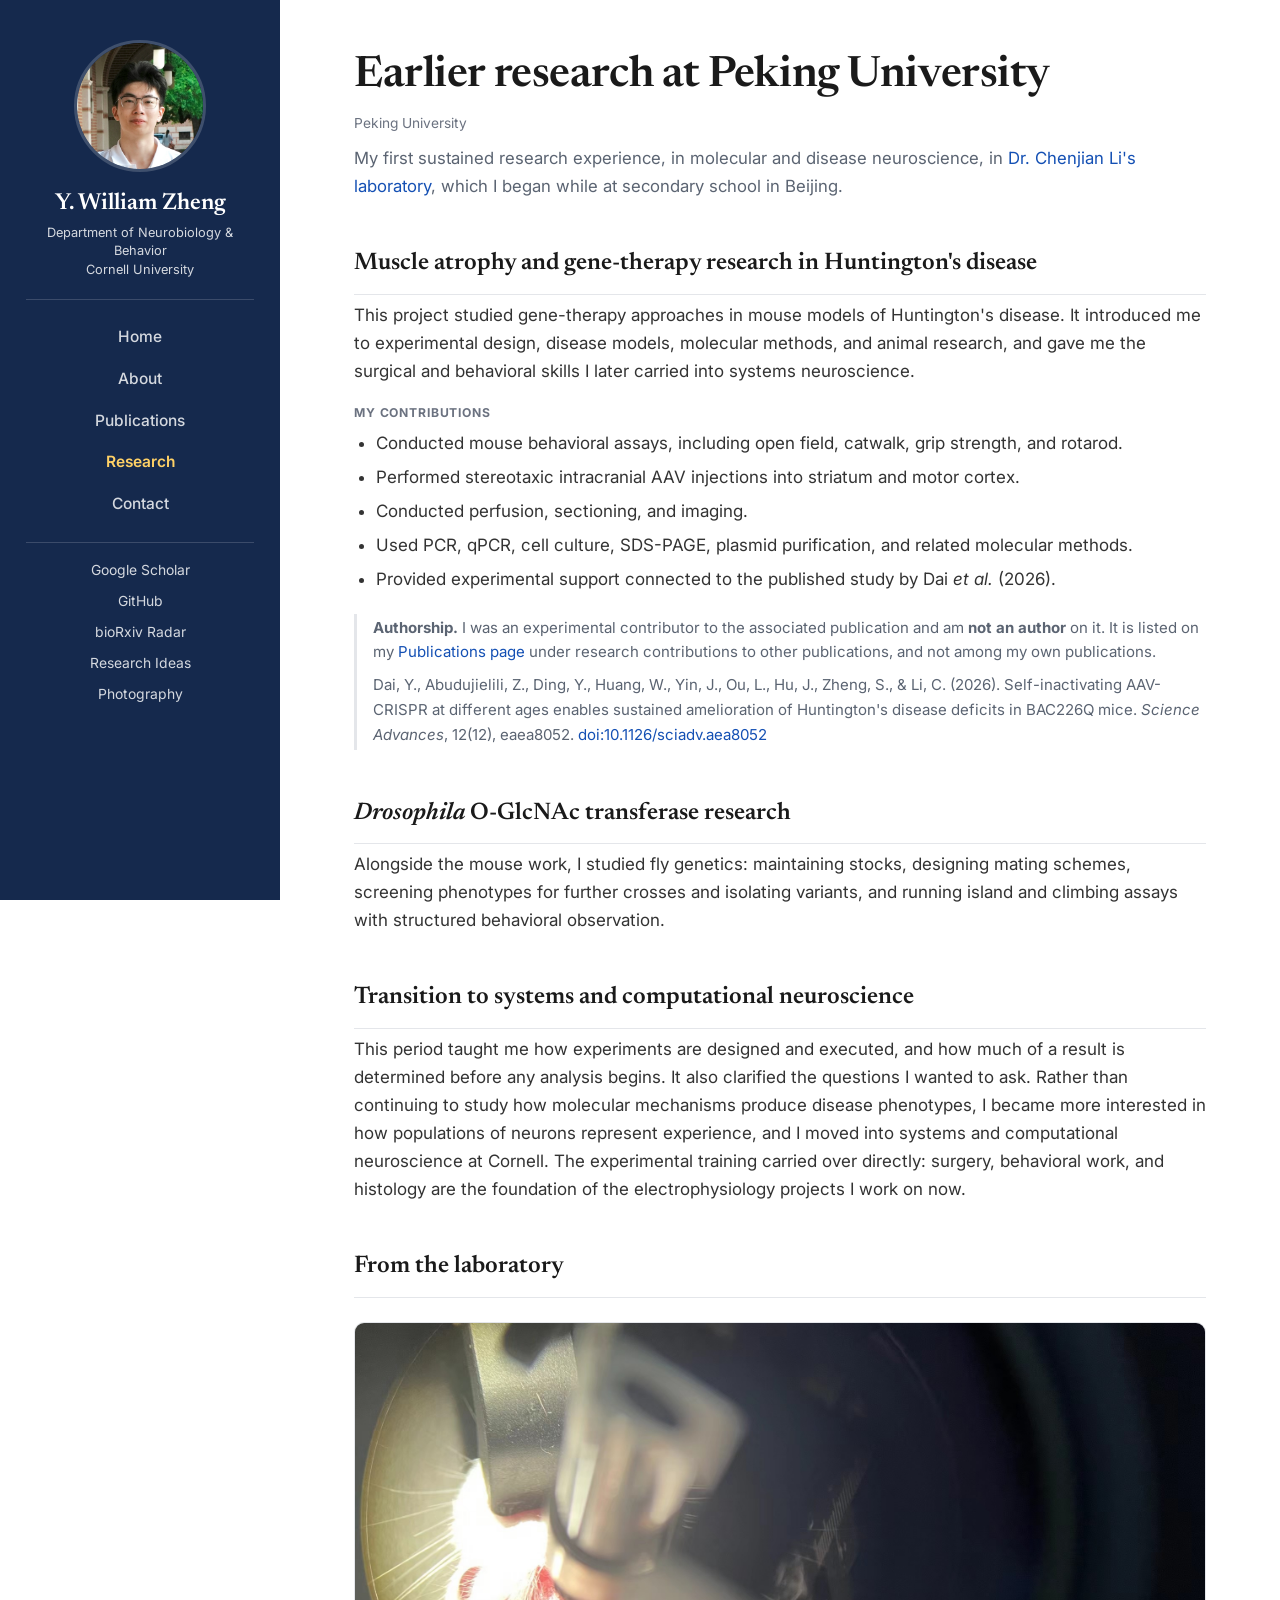
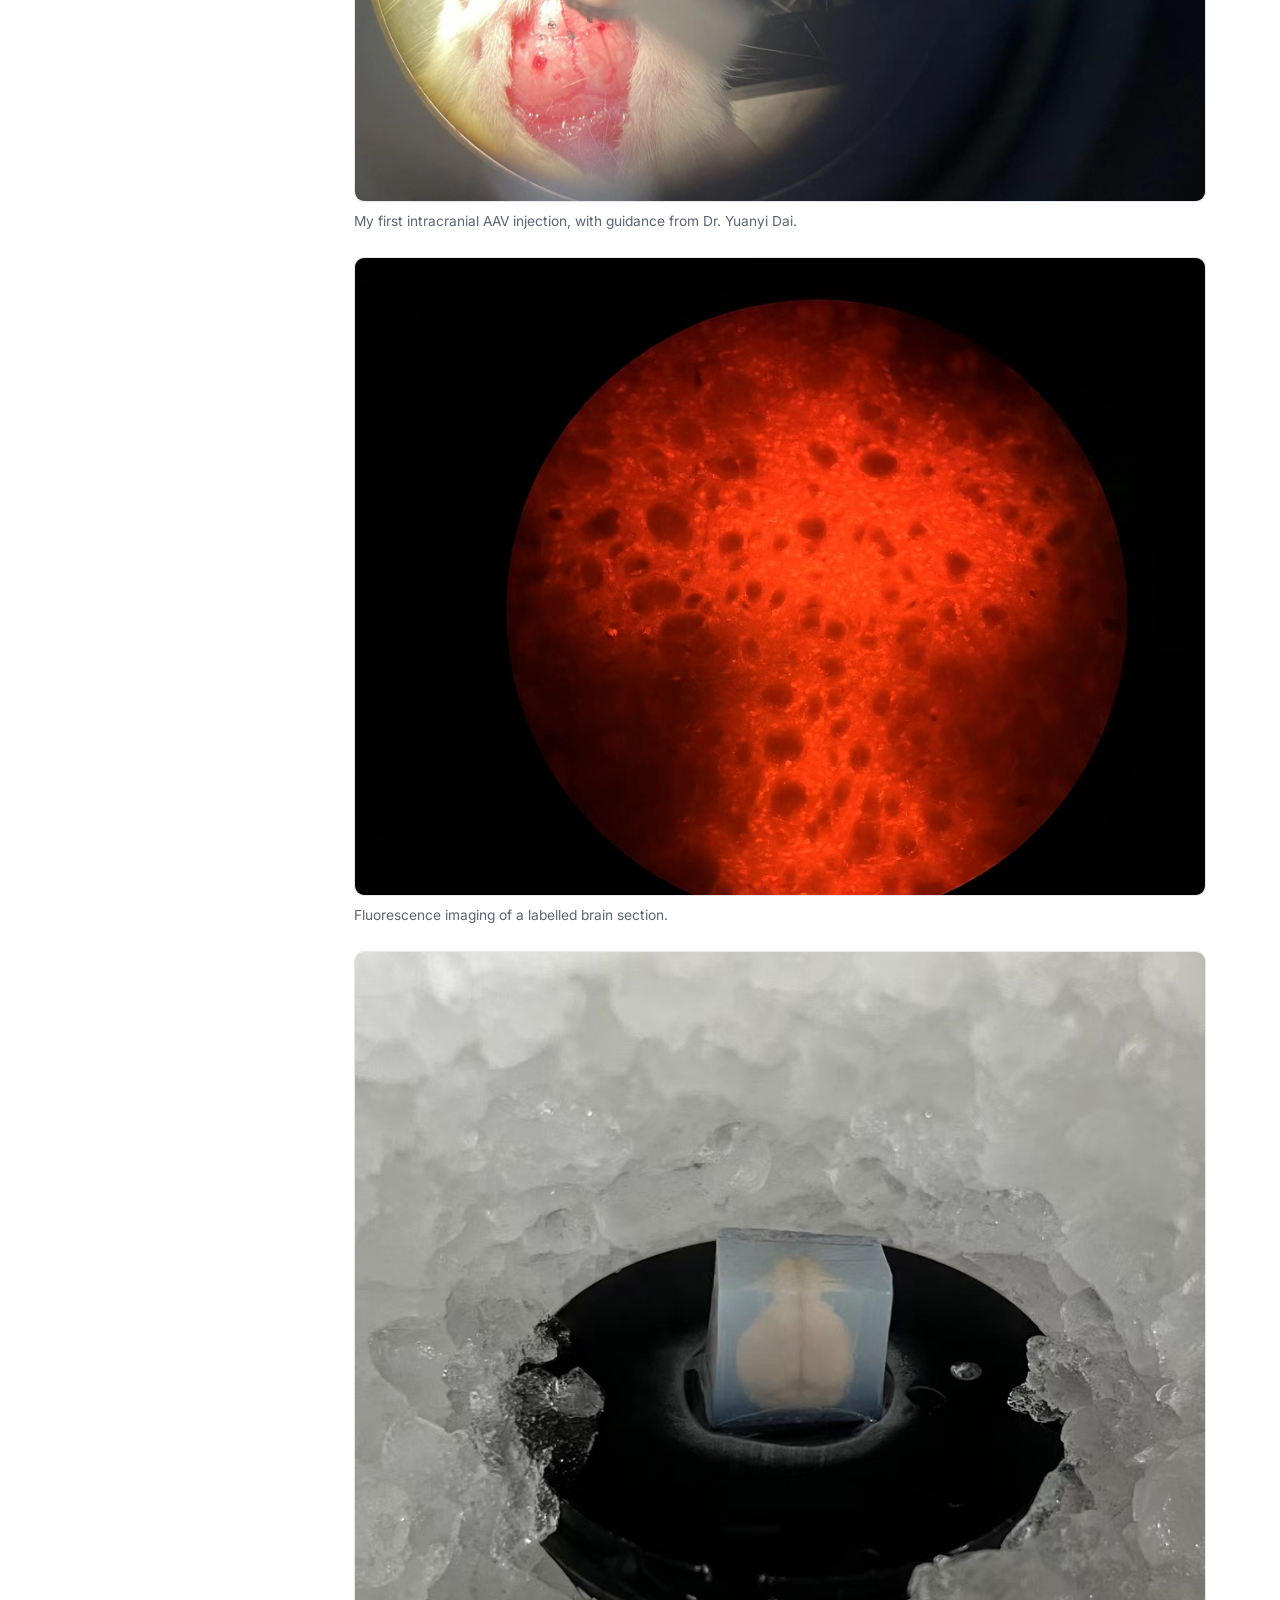
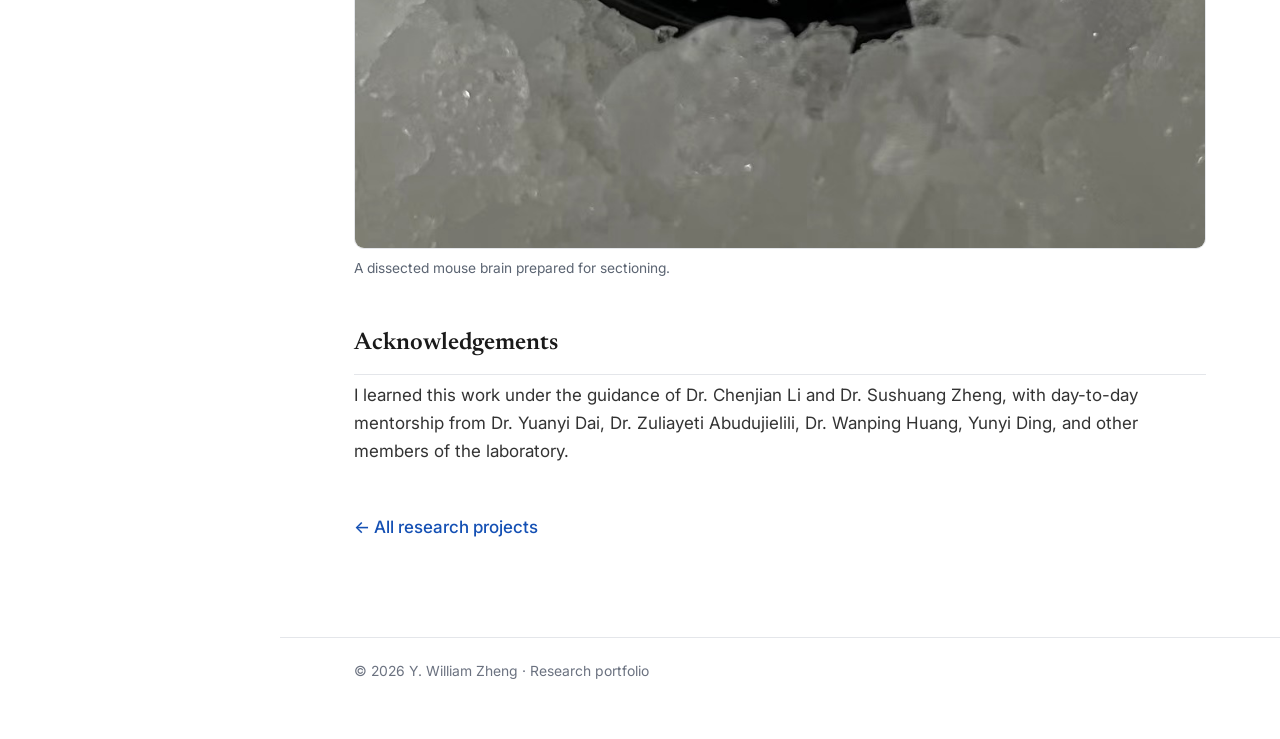
<file: Research_In_Peking_University.html>
<!DOCTYPE html>
<html lang="en">
<head>
    <meta charset="UTF-8">
    <meta name="viewport" content="width=device-width, initial-scale=1.0">
    <title>Earlier research at Peking University | Y. William Zheng</title>
    <meta name="description" content="Earlier research experience of Y. William Zheng at Peking University: gene-therapy work in Huntington's disease mouse models and Drosophila O-GlcNAc transferase genetics, before moving to systems and computational neuroscience.">
    <meta name="author" content="Y. William Zheng">
    <link rel="canonical" href="https://williamyixiangzheng.github.io/WYZ-Neuro-Portfolio/Research_In_Peking_University.html">
    <meta property="og:title" content="Earlier research at Peking University">
    <meta property="og:description" content="Gene-therapy research in Huntington's disease mouse models and Drosophila genetics, before a transition to systems and computational neuroscience.">
    <meta property="og:url" content="https://williamyixiangzheng.github.io/WYZ-Neuro-Portfolio/Research_In_Peking_University.html">
    <meta property="og:type" content="article">
    <link rel="preconnect" href="https://fonts.googleapis.com">
    <link rel="preconnect" href="https://fonts.gstatic.com" crossorigin>
    <link href="https://fonts.googleapis.com/css2?family=Inter:wght@400;500;600;700&family=Newsreader:opsz,wght@6..72,400;6..72,500;6..72,600;6..72,700&display=swap" rel="stylesheet">
    <link rel="stylesheet" href="assets/site.css">
</head>
<body>
    <a class="skip-link" href="#main">Skip to main content</a>

    <aside class="sidebar">
        <a href="index.html"><img class="avatar" src="picture/william_profile_pic.jpg" alt="Portrait of Y. William Zheng"></a>
        <p class="name">Y. William Zheng</p>
        <p class="tag">Department of Neurobiology &amp; Behavior<br>Cornell University</p>
        <nav aria-label="Main">
            <a href="index.html">Home</a>
            <a href="about.html">About</a>
            <a href="publications.html">Publications</a>
            <a href="research.html" aria-current="page">Research</a>
            <a href="index.html#contact">Contact</a>
        </nav>
        <div class="side-links">
            <a href="https://scholar.google.com/citations?user=ODMxjj0AAAAJ&amp;hl=en" target="_blank" rel="noreferrer">Google Scholar</a>
            <a href="https://github.com/williamyixiangzheng" target="_blank" rel="noreferrer">GitHub</a>
            <a href="https://github.com/williamyixiangzheng/biorxiv_radar" target="_blank" rel="noreferrer">bioRxiv Radar</a>
            <a href="writing.html">Research Ideas</a>
            <a href="photography.html">Photography</a>
        </div>
    </aside>

    <div class="content">
        <main id="main" class="page">
            <div class="wrap prose">
                <h1>Earlier research at Peking University</h1>
                <p class="card-meta">
                    Peking University
                </p>
                <p class="lead">
                    My first sustained research experience, in molecular and disease neuroscience, in
                    <a href="https://web.bio.pku.edu.cn/UHPB/index.php?m=Index&amp;a=teacher_cont&amp;id=86&amp;cid=20" target="_blank" rel="noreferrer">Dr. Chenjian Li's laboratory</a>,
                    which I began while at secondary school in Beijing.
                </p>

                <h2>Muscle atrophy and gene-therapy research in Huntington's disease</h2>
                <p>
                    This project studied gene-therapy approaches in mouse models of Huntington's disease. It
                    introduced me to experimental design, disease models, molecular methods, and animal research,
                    and gave me the surgical and behavioral skills I later carried into systems neuroscience.
                </p>
                <h4>My contributions</h4>
                <ul>
                    <li>Conducted mouse behavioral assays, including open field, catwalk, grip strength, and rotarod.</li>
                    <li>Performed stereotaxic intracranial AAV injections into striatum and motor cortex.</li>
                    <li>Conducted perfusion, sectioning, and imaging.</li>
                    <li>Used PCR, qPCR, cell culture, SDS-PAGE, plasmid purification, and related molecular methods.</li>
                    <li>Provided experimental support connected to the published study by Dai <em>et al.</em> (2026).</li>
                </ul>

                <div class="note">
                    <p>
                        <strong>Authorship.</strong> I was an experimental contributor to the associated
                        publication and am <strong>not an author</strong> on it. It is listed on my
                        <a href="publications.html#other-contributions">Publications page</a> under research
                        contributions to other publications, and not among my own publications.
                    </p>
                    <p class="citation">
                        Dai, Y., Abudujielili, Z., Ding, Y., Huang, W., Yin, J., Ou, L., Hu, J., Zheng, S., &amp;
                        Li, C. (2026). Self-inactivating AAV-CRISPR at different ages enables sustained
                        amelioration of Huntington's disease deficits in BAC226Q mice.
                        <em>Science Advances</em>, 12(12), eaea8052.
                        <a href="https://doi.org/10.1126/sciadv.aea8052" target="_blank" rel="noreferrer">doi:10.1126/sciadv.aea8052</a>
                    </p>
                </div>

                <h2><em>Drosophila</em> O-GlcNAc transferase research</h2>
                <p>
                    Alongside the mouse work, I studied fly genetics: maintaining stocks, designing mating
                    schemes, screening phenotypes for further crosses and isolating variants, and running island
                    and climbing assays with structured behavioral observation.
                </p>

                <h2>Transition to systems and computational neuroscience</h2>
                <p>
                    This period taught me how experiments are designed and executed, and how much of a result is
                    determined before any analysis begins. It also clarified the questions I wanted to ask.
                    Rather than continuing to study how molecular mechanisms produce disease phenotypes, I became
                    more interested in how populations of neurons represent experience, and I moved into systems
                    and computational neuroscience at Cornell. The experimental training carried over directly:
                    surgery, behavioral work, and histology are the foundation of the electrophysiology projects
                    I work on now.
                </p>

                <h2>From the laboratory</h2>
                <figure>
                    <img src="picture/pek_inject.JPG" alt="Stereotaxic setup during an intracranial AAV injection in a mouse" loading="lazy">
                    <figcaption>My first intracranial AAV injection, with guidance from Dr. Yuanyi Dai.</figcaption>
                </figure>
                <figure>
                    <img src="picture/pek_striatum.JPG" alt="Fluorescence image of a mouse brain section showing labelling in the striatum" loading="lazy">
                    <figcaption>Fluorescence imaging of a labelled brain section.</figcaption>
                </figure>
                <figure>
                    <img src="picture/pek_brain_slice.JPG" alt="Dissected mouse brain prepared for sectioning" loading="lazy">
                    <figcaption>A dissected mouse brain prepared for sectioning.</figcaption>
                </figure>

                <h2>Acknowledgements</h2>
                <p>
                    I learned this work under the guidance of Dr. Chenjian Li and Dr. Sushuang Zheng, with
                    day-to-day mentorship from Dr. Yuanyi Dai, Dr. Zuliayeti Abudujielili, Dr. Wanping Huang,
                    Yunyi Ding, and other members of the laboratory.
                </p>

                <p><a class="back-link" href="research.html">&larr; All research projects</a></p>
            </div>
        </main>

        <footer>
            <div class="wrap">
                &copy; 2026 Y. William Zheng &middot; Research portfolio
            </div>
        </footer>
    </div>
</body>
</html>
</file>
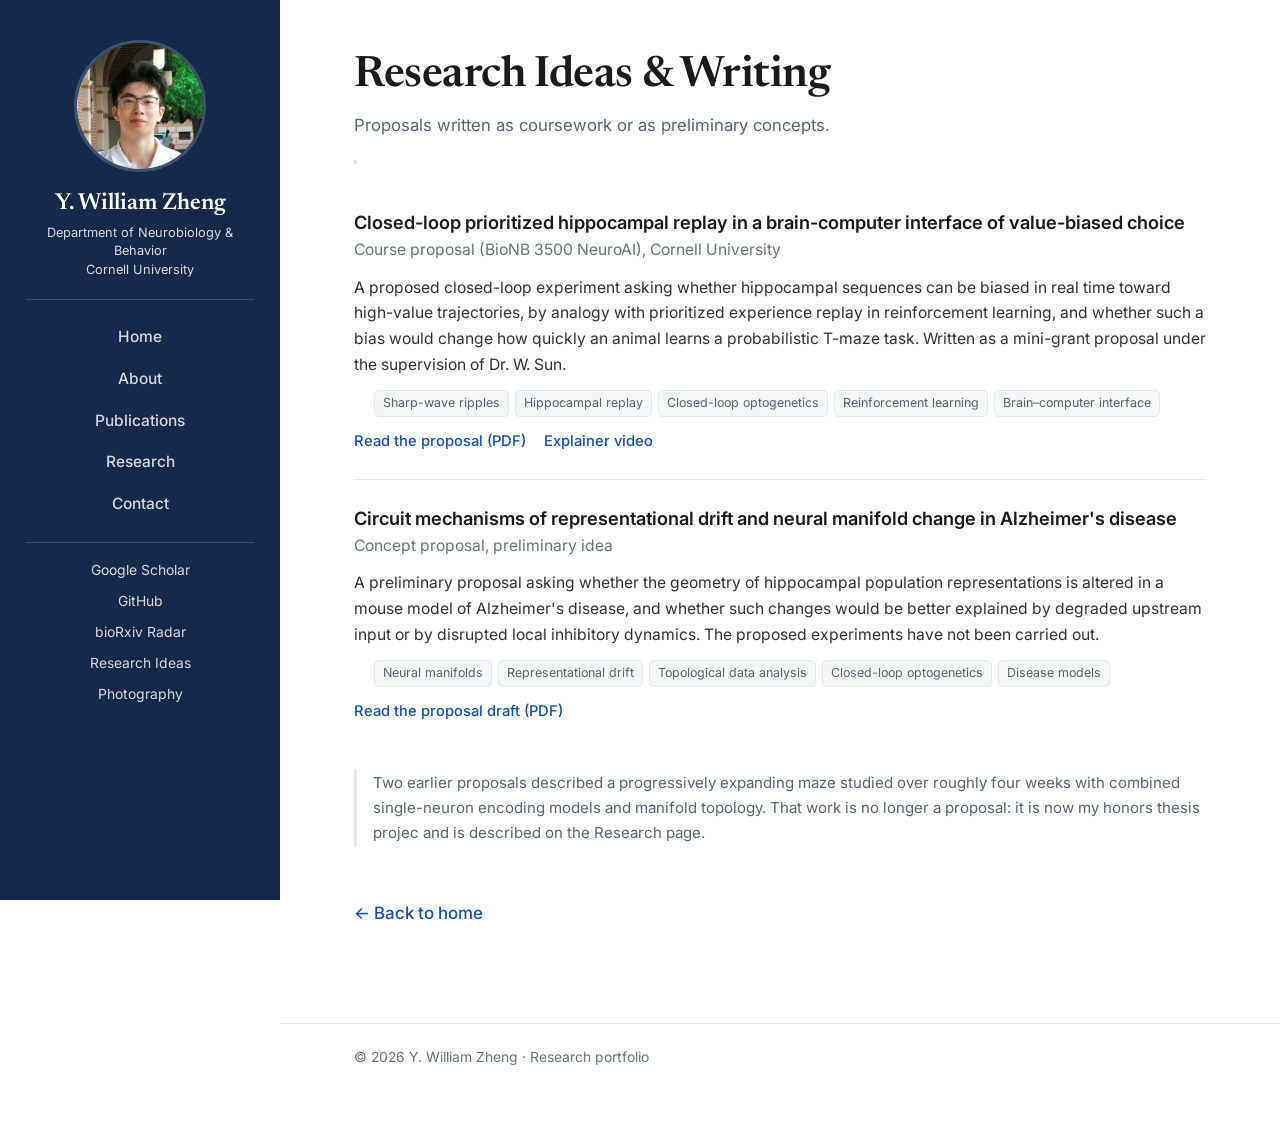
<file: writing.html>
<!DOCTYPE html>
<html lang="en">
<head>
    <meta charset="UTF-8">
    <meta name="viewport" content="width=device-width, initial-scale=1.0">
    <title>Research Ideas &amp; Writing | Y. William Zheng</title>
    <meta name="description" content="Concept and course proposals written by Y. William Zheng on hippocampal replay in brain–computer interfaces and neural manifold changes in Alzheimer's disease. Preliminary ideas, not funded projects.">
    <meta name="author" content="Y. William Zheng">
    <link rel="canonical" href="https://williamyixiangzheng.github.io/WYZ-Neuro-Portfolio/writing.html">
    <meta property="og:title" content="Research Ideas &amp; Writing | Y. William Zheng">
    <meta property="og:description" content="Concept and course proposals on hippocampal replay in brain–computer interfaces and neural manifold changes in Alzheimer's disease.">
    <meta property="og:url" content="https://williamyixiangzheng.github.io/WYZ-Neuro-Portfolio/writing.html">
    <meta property="og:type" content="website">
    <link rel="preconnect" href="https://fonts.googleapis.com">
    <link rel="preconnect" href="https://fonts.gstatic.com" crossorigin>
    <link href="https://fonts.googleapis.com/css2?family=Inter:wght@400;500;600;700&family=Newsreader:opsz,wght@6..72,400;6..72,500;6..72,600;6..72,700&display=swap" rel="stylesheet">
    <link rel="stylesheet" href="assets/site.css">
</head>
<body>
    <a class="skip-link" href="#main">Skip to main content</a>

    <aside class="sidebar">
        <a href="index.html"><img class="avatar" src="picture/william_profile_pic.jpg" alt="Portrait of Y. William Zheng"></a>
        <p class="name">Y. William Zheng</p>
        <p class="tag">Department of Neurobiology &amp; Behavior<br>Cornell University</p>
        <nav aria-label="Main">
            <a href="index.html">Home</a>
            <a href="about.html">About</a>
            <a href="publications.html">Publications</a>
            <a href="research.html">Research</a>
            <a href="index.html#contact">Contact</a>
        </nav>
        <div class="side-links">
            <a href="https://scholar.google.com/citations?user=ODMxjj0AAAAJ&amp;hl=en" target="_blank" rel="noreferrer">Google Scholar</a>
            <a href="https://github.com/williamyixiangzheng" target="_blank" rel="noreferrer">GitHub</a>
            <a href="https://github.com/williamyixiangzheng/biorxiv_radar" target="_blank" rel="noreferrer">bioRxiv Radar</a>
            <a href="writing.html" aria-current="page">Research Ideas</a>
            <a href="photography.html">Photography</a>
        </div>
    </aside>

    <div class="content">
        <main id="main" class="page">
            <div class="wrap">
                <h1>Research Ideas &amp; Writing</h1>
                <p class="lead">
                    Proposals written as coursework or as preliminary concepts.
                </p>
                <div class="note">

                </div>

                <article class="card">
                    <div class="card-head">
                        <h3>Closed-loop prioritized hippocampal replay in a brain-computer interface of value-biased choice</h3>
                    </div>
                    <p class="card-meta">
                        Course proposal (BioNB 3500 NeuroAI), Cornell University
                    </p>
                    <p>
                        A proposed closed-loop experiment asking whether hippocampal sequences can be biased in
                        real time toward high-value trajectories, by analogy with prioritized experience replay
                        in reinforcement learning, and whether such a bias would change how quickly an animal
                        learns a probabilistic T-maze task. Written as a mini-grant proposal under the
                        supervision of Dr. W. Sun.
                    </p>
                    <ul class="tags">
                        <li>Sharp-wave ripples</li>
                        <li>Hippocampal replay</li>
                        <li>Closed-loop optogenetics</li>
                        <li>Reinforcement learning</li>
                        <li>Brain&ndash;computer interface</li>
                    </ul>
                    <div class="row-links">
                        <a href="proposal_doc/BioNB3500_Mini-Grant Proposal v4R.pdf">Read the proposal (PDF)</a>
                        <a href="https://www.youtube.com/watch?v=M463StuUfFo" target="_blank" rel="noreferrer">Explainer video</a>
                    </div>
                </article>

                <article class="card">
                    <div class="card-head">
                        <h3>Circuit mechanisms of representational drift and neural manifold change in Alzheimer's disease</h3>
                    </div>
                    <p class="card-meta">
                        Concept proposal, preliminary idea
                    </p>
                    <p>
                        A preliminary proposal asking whether the geometry of hippocampal population
                        representations is altered in a mouse model of Alzheimer's disease, and whether such
                        changes would be better explained by degraded upstream input or by disrupted local
                        inhibitory dynamics. The proposed experiments have not been carried out.
                    </p>
                    <ul class="tags">
                        <li>Neural manifolds</li>
                        <li>Representational drift</li>
                        <li>Topological data analysis</li>
                        <li>Closed-loop optogenetics</li>
                        <li>Disease models</li>
                    </ul>
                    <div class="row-links">
                        <a href="proposal_doc/AD_NeuralManifold_v3.pdf">Read the proposal draft (PDF)</a>
                    </div>
                </article>

                <div class="note">
                    <p>
                        Two earlier proposals described a progressively expanding maze studied over roughly four
                        weeks with combined single-neuron encoding models and manifold topology. That work is no
                        longer a proposal: it is now my
                        honors thesis projec and is described on the Research
                        page.
                    </p>
                </div>

                <p><a class="back-link" href="index.html">&larr; Back to home</a></p>
            </div>
        </main>

        <footer>
            <div class="wrap">
                &copy; 2026 Y. William Zheng &middot; Research portfolio
            </div>
        </footer>
    </div>
</body>
</html>
</file>
<file: assets/site.css>
/* ==========================================================================
   Y. William Zheng — research portfolio
   Shared stylesheet. Every page links this file; no page defines its own
   colours, spacing, or nav styles.
   ========================================================================== */

:root {
    --bg: #ffffff;
    --ink: #1a1a1a;
    --body: #333333;
    --muted: #5b6472;
    --soft: #6b7280;
    --line: #e4e6ea;
    --line-soft: #f0f1f4;
    --accent: #1450b4;
    --accent-dark: #0f3d8a;
    --sidebar: #15294d;
    --sidebar-soft: rgba(255, 255, 255, 0.82);
    --sidebar-line: rgba(255, 255, 255, 0.16);
    --sidebar-active: #ffd166;
    --sidebar-w: 280px;
    --max: 900px;
    --focus: #b45309;
}

* { box-sizing: border-box; }

html {
    overflow-y: scroll;
    -webkit-text-size-adjust: 100%;
}

body {
    margin: 0;
    color: var(--ink);
    background: var(--bg);
    font-family: "Inter", -apple-system, BlinkMacSystemFont, "Segoe UI", sans-serif;
    line-height: 1.65;
    font-size: 17px;
    overflow-wrap: break-word;
}

a { color: var(--accent); text-decoration: none; }
a:hover { text-decoration: underline; }

/* Visible keyboard focus everywhere, including inside the dark sidebar. */
a:focus-visible,
button:focus-visible {
    outline: 3px solid var(--focus);
    outline-offset: 2px;
    border-radius: 3px;
}
.sidebar a:focus-visible { outline-color: var(--sidebar-active); }

.skip-link {
    position: absolute;
    left: -9999px;
    top: 0;
    z-index: 100;
    background: #fff;
    color: var(--accent);
    padding: 10px 16px;
    font-weight: 600;
}
.skip-link:focus { left: 8px; top: 8px; }

.wrap {
    max-width: var(--max);
    margin: 0 auto;
    padding: 0 24px;
}

/* ---------- Sidebar ---------- */
.sidebar {
    position: fixed;
    top: 0;
    left: 0;
    width: var(--sidebar-w);
    height: 100vh;
    background: var(--sidebar);
    color: #fff;
    display: flex;
    flex-direction: column;
    align-items: center;
    text-align: center;
    padding: 40px 26px;
    overflow-y: auto;
}

.sidebar .avatar {
    width: 132px;
    height: 132px;
    border-radius: 50%;
    object-fit: cover;
    display: block;
    border: 3px solid rgba(255, 255, 255, 0.18);
    margin-bottom: 18px;
}

.sidebar .name {
    font-family: "Newsreader", Georgia, serif;
    font-weight: 600;
    font-size: 1.45rem;
    line-height: 1.2;
    margin: 0 0 6px;
    color: #fff;
}

.sidebar .tag {
    color: var(--sidebar-soft);
    font-size: 0.8rem;
    line-height: 1.45;
    margin: 0 0 20px;
}

.sidebar nav {
    width: 100%;
    border-top: 1px solid var(--sidebar-line);
    padding-top: 16px;
}

.sidebar nav a {
    display: block;
    color: var(--sidebar-soft);
    font-size: 0.97rem;
    font-weight: 500;
    padding: 8px 0;
    border-radius: 6px;
}
.sidebar nav a:hover { color: #fff; text-decoration: none; }
.sidebar nav a[aria-current="page"] {
    color: var(--sidebar-active);
    font-weight: 600;
}

.sidebar .side-links {
    width: 100%;
    margin-top: 18px;
    padding-top: 16px;
    border-top: 1px solid var(--sidebar-line);
    display: flex;
    flex-direction: column;
    gap: 8px;
}
.sidebar .side-links a {
    color: var(--sidebar-soft);
    font-size: 0.87rem;
}
.sidebar .side-links a:hover { color: #fff; }

.content { margin-left: var(--sidebar-w); }

/* ---------- Page furniture ---------- */
.page { padding: 52px 0 24px; }

h1 {
    font-family: "Newsreader", Georgia, serif;
    font-weight: 600;
    font-size: clamp(2rem, 5vw, 2.7rem);
    line-height: 1.12;
    margin: 0 0 12px;
    letter-spacing: -0.01em;
}

.lead {
    color: var(--muted);
    font-size: 1.05rem;
    margin: 0 0 8px;
}

h2 {
    font-family: "Newsreader", Georgia, serif;
    font-weight: 600;
    font-size: 1.5rem;
    margin: 44px 0 6px;
    padding-bottom: 10px;
    border-bottom: 1px solid var(--line);
}

h3 {
    font-size: 1.14rem;
    font-weight: 600;
    line-height: 1.35;
    margin: 2px 0 8px;
}
h3 a { color: var(--ink); }
h3 a:hover { color: var(--accent); }

h4 {
    font-size: 0.76rem;
    font-weight: 700;
    letter-spacing: 0.07em;
    text-transform: uppercase;
    color: var(--soft);
    margin: 18px 0 6px;
}

p { color: var(--body); margin: 0 0 16px; }

.prose li { color: var(--body); margin-bottom: 6px; }
.prose ul, .prose ol { padding-left: 22px; margin: 0 0 16px; }

/* ---------- Hero (home) ---------- */
.hero { padding: 56px 0 0; }
.hero h1 { margin-bottom: 14px; }
.hero .role {
    font-size: 1.12rem;
    color: var(--ink);
    margin: 0 0 14px;
}
.hero .affil { color: var(--muted); font-size: 1rem; }

.hero-links {
    display: flex;
    flex-wrap: wrap;
    gap: 10px;
    margin-top: 22px;
}
.hero-links a {
    font-size: 0.92rem;
    font-weight: 500;
    padding: 7px 15px;
    border: 1px solid var(--line);
    border-radius: 999px;
    color: var(--accent);
}
.hero-links a:hover {
    text-decoration: none;
    border-color: var(--accent);
    background: #f5f8fe;
}

/* ---------- Status pills ---------- */
.pill {
    display: inline-block;
    font-size: 0.71rem;
    font-weight: 700;
    letter-spacing: 0.05em;
    text-transform: uppercase;
    padding: 3px 10px;
    border-radius: 999px;
    white-space: nowrap;
    background: #eef1f6;
    color: #3c4757;
}
.pill--published { background: #e2f0e4; color: #245c30; }
.pill--preprint  { background: #dfeaf9; color: #17427e; }
.pill--review    { background: #dfeaf9; color: #17427e; }
.pill--prep      { background: #fdf0d9; color: #7a5a11; }
.pill--ongoing   { background: #ece6f7; color: #4a3579; }
.pill--earlier   { background: #eef1f6; color: #3c4757; }
.pill--concept   { background: #f4eee8; color: #6b4a2c; }

/* ---------- Project cards ---------- */
.card {
    padding: 26px 0;
    border-bottom: 1px solid var(--line);
}
.card:last-of-type { border-bottom: none; }

.card-head {
    display: flex;
    flex-wrap: wrap;
    align-items: baseline;
    gap: 10px;
    margin-bottom: 2px;
}
.card-head h3 { margin: 0; }

.card-meta {
    font-size: 0.86rem;
    color: var(--soft);
    margin: 0 0 10px;
}

/* Card header: output type, then venue/status, then the author line.
   The project title stays the visual anchor; this is supporting context. */
.card-byline { margin: 0 0 14px; }

.card-byline .kind {
    display: block;
    font-size: 0.74rem;
    font-weight: 700;
    letter-spacing: 0.07em;
    text-transform: uppercase;
    color: var(--soft);
    margin-bottom: 1px;
}

.card-byline .venue {
    display: block;
    font-size: 0.88rem;
    color: var(--muted);
}

.card-byline .authors {
    display: block;
    font-size: 0.86rem;
    line-height: 1.5;
    color: var(--muted);
    margin-top: 5px;
}
/* The portfolio owner, emphasised within the author list. */
.card-byline .authors .me { font-weight: 700; color: var(--ink); }

/* Marks equal contribution; explained by .eq-note under the list. */
.card-byline .authors .eq { font-weight: 400; }

.eq-note {
    font-size: 0.79rem;
    color: var(--soft);
    margin-top: 3px;
}

.card p { margin: 0 0 12px; font-size: 0.98rem; }

.card ul {
    margin: 0 0 12px;
    padding-left: 20px;
}
.card li {
    color: var(--body);
    font-size: 0.96rem;
    margin-bottom: 5px;
}

/* Home featured cards: one project per row. A project with a shareable image
   (.card--figure) shows text on the left and the image on the right; the rest
   span the full row. Stacks to text-then-image on narrow screens. */
.featured .card { border-bottom: 1px solid var(--line-soft); }
.featured .card--figure {
    display: grid;
    grid-template-columns: minmax(0, 1fr) minmax(0, 1fr);
    gap: 0 36px;
    align-items: center;
}
.card-figure { margin: 0; }
/* For tall images that would otherwise dominate the card. */
.card-figure--small { width: 100%; max-width: 220px; justify-self: center; }
@media (max-width: 700px) {
    .featured .card--figure { grid-template-columns: 1fr; }
    .card-figure { margin-top: 8px; }
}

/* The homepage shows at most eight featured projects; anything beyond the eighth
   belongs on the Research page. Keep the markup to eight cards -- this rule is a
   guard, and hidden cards are still in the DOM for crawlers and screen readers. */
.featured .card:nth-child(n + 9) { display: none; }

/* Underlined body text. Offset so descenders stay legible. */
.underlined {
    text-decoration: underline;
    text-decoration-thickness: 1px;
    text-underline-offset: 3px;
}

/* ---------- Method tags ---------- */
.tags {
    list-style: none;
    display: flex;
    flex-wrap: wrap;
    gap: 6px;
    margin: 0 0 12px;
    padding: 0;
}
.tags li {
    font-size: 0.78rem;
    color: var(--muted);
    background: #f5f6f8;
    border: 1px solid var(--line);
    border-radius: 5px;
    padding: 2px 8px;
    margin: 0;
    max-width: none;
}

/* ---------- Link rows ---------- */
.row-links {
    display: flex;
    flex-wrap: wrap;
    gap: 8px 18px;
    font-size: 0.92rem;
    font-weight: 500;
}

.back-link { display: inline-block; margin-top: 32px; font-weight: 500; }

/* ---------- Figures ---------- */
figure { margin: 24px 0; }
figure img {
    width: 100%;
    height: auto;
    border-radius: 10px;
    border: 1px solid var(--line);
    display: block;
}
figcaption {
    font-size: 0.86rem;
    color: var(--muted);
    margin-top: 8px;
}

/* ---------- Photo gallery ---------- */
/* Columns rather than a grid, so portrait and landscape frames keep their own
   aspect ratios instead of being cropped to a shared cell height. */
.photo-grid {
    columns: 2;
    column-gap: 18px;
    margin-top: 28px;
}
.photo-grid .photo {
    margin: 0 0 18px;
    break-inside: avoid;
}
@media (max-width: 700px) {
    .photo-grid { columns: 1; }
}

/* ---------- Pipeline diagram (original asset, no data shown) ---------- */
.pipeline {
    list-style: none;
    display: flex;
    flex-wrap: wrap;
    align-items: stretch;
    gap: 8px;
    margin: 20px 0 24px;
    padding: 0;
}
.pipeline li {
    flex: 1 1 130px;
    font-size: 0.82rem;
    line-height: 1.4;
    color: var(--muted);
    background: #f7f8fa;
    border: 1px solid var(--line);
    border-radius: 8px;
    padding: 10px 12px;
    margin: 0;
    max-width: none;
    position: relative;
}
.pipeline li strong {
    display: block;
    color: var(--ink);
    font-size: 0.86rem;
    font-weight: 600;
    margin-bottom: 2px;
}

/* ---------- Callout ---------- */
.note {
    border-left: 3px solid var(--line);
    padding: 2px 0 2px 16px;
    margin: 20px 0;
    color: var(--muted);
    font-size: 0.94rem;
}
.note p { color: inherit; font-size: inherit; margin-bottom: 8px; }
.note p:last-child { margin-bottom: 0; }

/* Technologies / methods line closing a software entry. */
.tech {
    font-size: 0.9rem;
    color: var(--muted);
    margin-top: 14px;
}
.tech span {
    font-weight: 600;
    color: var(--ink);
}

/* ---------- Publication list ----------
   Formal, compact citation entries for the Publications page. Deliberately
   not cards: no borders, icons, or thumbnails, so the page reads like the
   publications section of an academic CV. */
.pubs {
    list-style: none;
    margin: 0 0 8px;
    padding: 0;
}

.pub {
    margin: 0 0 22px;
    padding-left: 22px;
    text-indent: -22px;   /* hanging indent, as in a printed reference list */
    max-width: none;
}
.pub:last-child { margin-bottom: 0; }

.pub-line {
    margin: 0;
    font-size: 0.97rem;
    line-height: 1.6;
    color: var(--body);
}
/* Author list wraps cleanly on narrow screens rather than overflowing. */
.pub-line .me { font-weight: 700; color: var(--ink); }

.pub-note {
    display: block;
    text-indent: 0;
    margin-top: 5px;
    font-size: 0.86rem;
    color: var(--muted);
}
.pub-note a { font-weight: 500; }

/* ---------- Citations ---------- */
.citation {
    font-size: 0.96rem;
    color: var(--body);
    margin: 0 0 8px;
}
.citation .me { font-weight: 700; }

/* ---------- Footer ---------- */
footer {
    margin-top: 56px;
    padding: 22px 0 56px;
    border-top: 1px solid var(--line);
    color: var(--soft);
    font-size: 0.87rem;
}

/* ---------- Responsive ---------- */
@media (max-width: 900px) {
    :root { --sidebar-w: 0px; }
    .sidebar {
        position: static;
        width: 100%;
        height: auto;
        padding: 26px 24px;
    }
    .sidebar .avatar { width: 104px; height: 104px; }
    .sidebar nav {
        display: flex;
        flex-wrap: wrap;
        justify-content: center;
        gap: 2px 18px;
    }
    .sidebar nav a { padding: 6px 0; }
    .sidebar .side-links { flex-direction: row; justify-content: center; gap: 18px; }
    .content { margin-left: 0; }
    .page { padding: 34px 0 16px; }
    .hero { padding: 34px 0 0; }
}

@media (max-width: 560px) {
    body { font-size: 16px; }
}

@media (prefers-reduced-motion: reduce) {
    * { animation: none !important; transition: none !important; }
}
</file>
